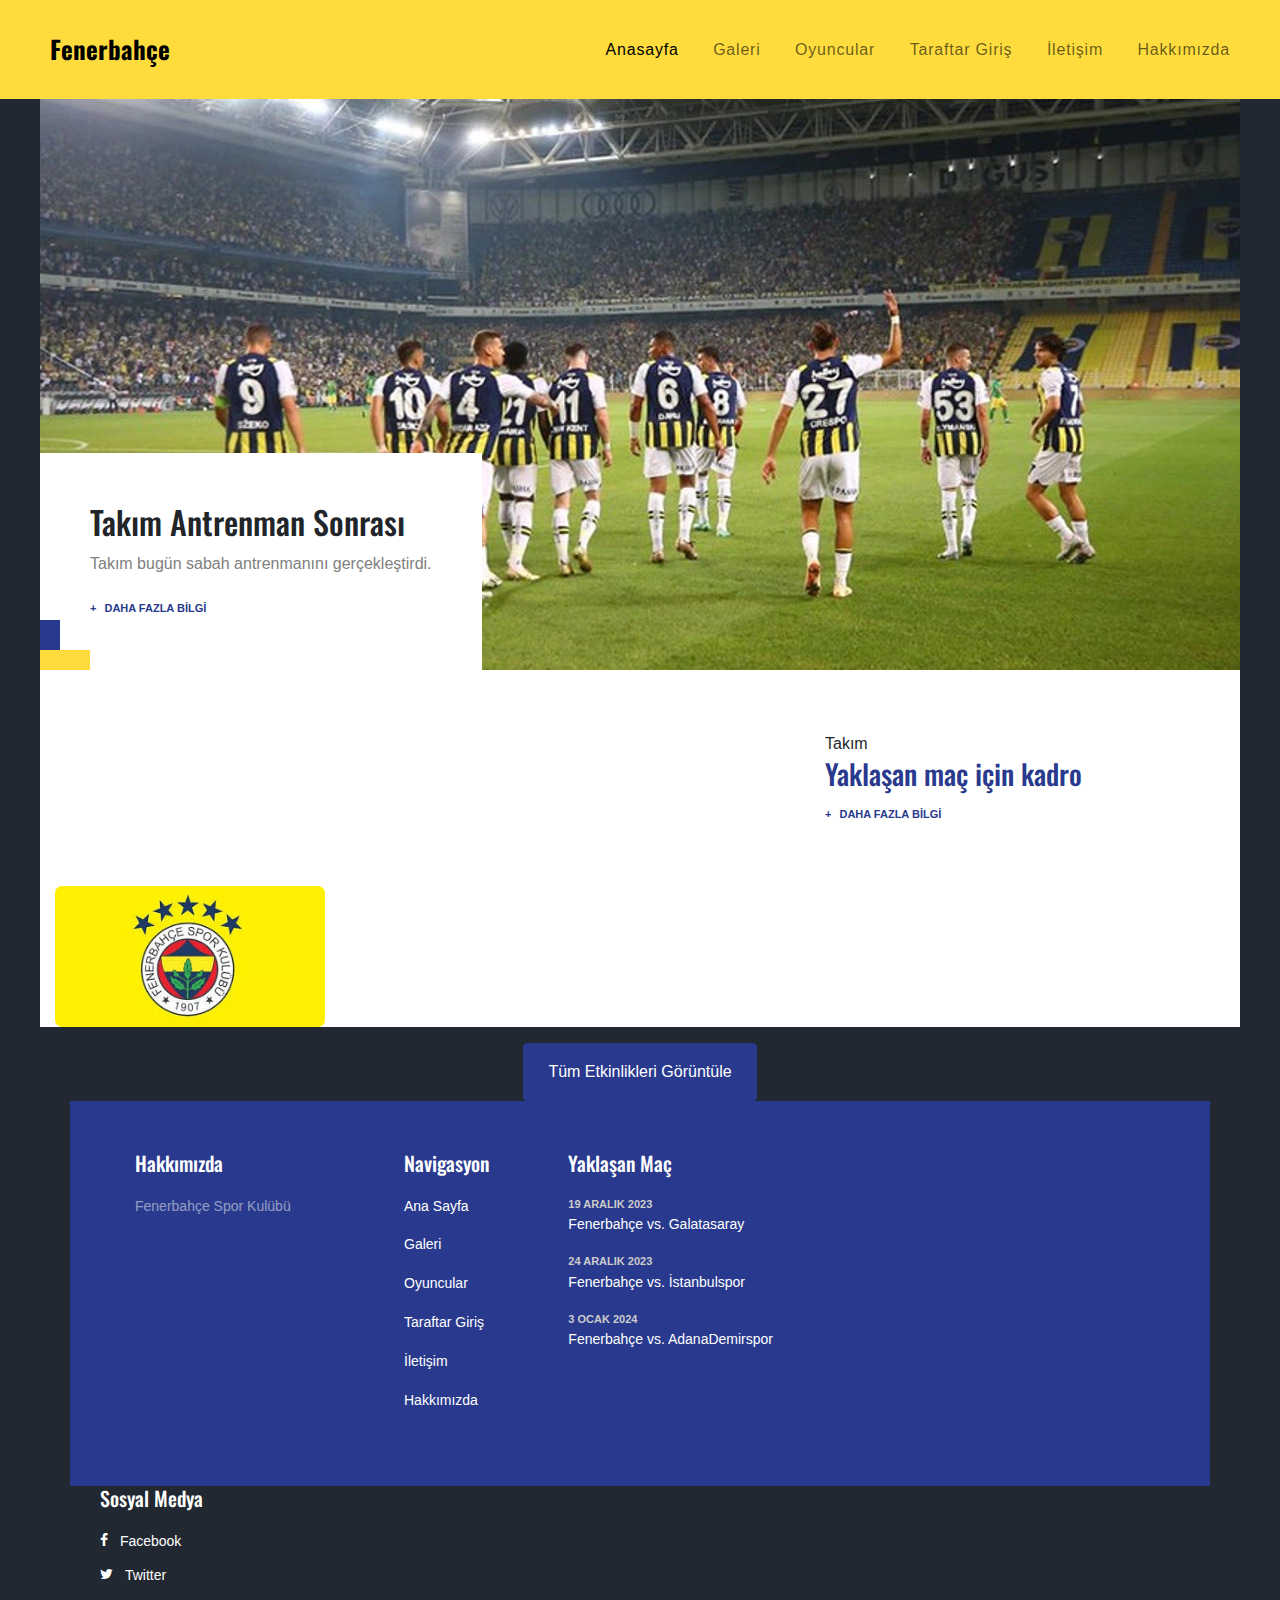
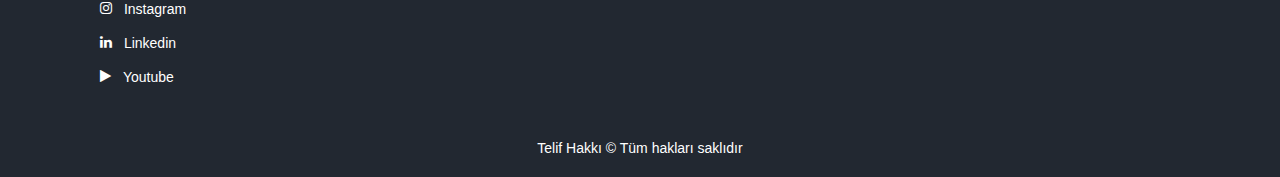
<file: projje/index.html>
<!DOCTYPE html>
<html lang="tr">
<head>
    <title>Spor Takımı &mdash; Colorlib Website Template</title>
    <meta charset="utf-8">
    <meta name="viewport" content="width=device-width, initial-scale=1, shrink-to-fit=no">

    <link rel="stylesheet" href="https://fonts.googleapis.com/css?family=Nunito+Sans:200,300,400,700,900|Oswald:400,700">
    <link rel="stylesheet" href="fonts/icomoon/style.css">

    <link rel="stylesheet" href="css/bootstrap.min.css">
    <link rel="stylesheet" href="css/jquery.fancybox.min.css">
    <link rel="stylesheet" href="css/jquery-ui.css">
    <link rel="stylesheet" href="css/owl.carousel.min.css">
    <link rel="stylesheet" href="css/owl.theme.default.min.css">
    <link rel="stylesheet" href="css/animate.css">
    <link rel="stylesheet" href="fonts/flaticon/font/flaticon.css">

    <link rel="stylesheet" href="css/aos.css">

    <link rel="stylesheet" href="css/style.css">
    <style>
        .containerr {
            margin:0px;
            padding:0px;
        }
        .containerrr {
            margin: 0px;
            padding: 0px;
        }
        .row no-gutters site-navbar align-items-center py-3 {
            margin: 0px;
            padding: 0px;
        }
        .site-navbar {
            position: fixed;
            top: 0;
            left: 50%;
            transform: translateX(-50%);
            width: 100%;
            z-index: 1000;
        }
    </style>

</head>
<body>

    <div class="site-wrap">
        <div class="site-mobile-menu">
            <div class="site-mobile-menu-header">
                <div class="site-mobile-menu-close mt-3">
                    <span class="icon-close2 js-menu-toggle"></span>
                </div>
            </div>
            <div class="site-mobile-menu-body"></div>
        </div> <!-- .site-mobile-menu -->

        <div class="containerrr">
            <div class="row no-gutters site-navbar align-items-center py-3">
                <div class="col-6 col-lg-2 site-logo">
                    <a href="index.html">Fenerbahçe</a>
                </div>
                <div class="col-6 col-lg-10 text-right menu">
                    <nav class="site-navigation text-right text-md-right">
                        <ul class="site-menu js-clone-nav d-none d-lg-block">
                            <li class="active">
                                <a href="index.html">Anasayfa</a>
                            </li>
                            <li><a href="gallery.html">Galeri</a></li>
                            <li><a href="players.html">Oyuncular</a></li>
                            <li><a href="WebForm2.aspx">Taraftar Giriş</a></li>
                            <li><a href="about.html">İletişim</a></li>
                            <li><a href="contact.html">Hakkımızda</a></li>
                        </ul>

                        <a href="#" class="site-menu-toggle js-menu-toggle text-black d-inline-block d-lg-none"><span class="icon-menu h3"></span></a>
                    </nav>
                </div>
            </div>
        </div>

        <div class="containerr">
            <div class="row">
                <div class="col-lg-12">
                    <div class="hero-wrap" style="background-image: url('images/hero11.jpg');" data-stellar-background-ratio="0.5">
                        <div class="hero-contents">
                            <h2>Takım Antrenman Sonrası</h2>
                            <p>Takım bugün sabah antrenmanını gerçekleştirdi.</p>
                            <p class="mb-0"><a href="#" class="more"><span class="mr-2">+</span>Daha Fazla Bilgi</a></p>
                        </div>
                    </div>
                </div>
            </div>
        </div>

        <div class="site-section">
            <div class="container">
                <div class="col-lg-8 ml-auto">
                    <div class="row">
                        <div class="col-md-6 col-lg-6 mb-5 mb-lg-0">
                            <div class="custom-media d-flex">
                                
                                
                            </div>
                        </div>
                        
                                <div>
                                    <span class="caption">Takım</span>
                                    <h3><a href="kadro.html">Yaklaşan maç için kadro</a></h3>
                                    <p class="mb-0"><a href="#" class="more"><span class="mr-2">+</span>Daha Fazla Bilgi</a></p>
                                </div>
                            </div>
                        </div>
                    </div>
                </div>
          

        

        <div class="col-sm-6 col-md-4 col-lg-3 mb-5 mb-lg-0">
            <div class="custom-media d-block">
                <div class="img-wrap mb-3">
                    <a href="images/images.jpg" style="width:800px"><img src="images/images.jpg" alt="Resim" class="img-fluid"></a>
                </div>
               
            </div>
        </div>
    </div>

    <div class="row justify-content-center">
        <div class="col-lg-4 text-center">
            <a href="#" class="btn btn-primary py-3 px-4">Tüm Etkinlikleri Görüntüle</a>
        </div>
    </div>
    </div>
    </div>

    <div class="footer">
        <div class="container">
            <div class="row footer-inner">
                <div class="col-lg-3">
                    <div class="widget mb-4">
                        <h3>Hakkımızda</h3>
                        <p>Fenerbahçe Spor Kulübü</p>
                    </div>
                </div>
                <div class="col-lg-2 pl-4">
                    <div class="widget mb-4">
                        <h3>Navigasyon</h3>
                        <ul class="list-unstyled links">
                            <li><a href="index.html">Ana Sayfa</a></li>
                            <li><a href="gallery.html">Galeri</a></li>
                            <li><a href="players.html">Oyuncular</a></li>
                            <li><a href="WebForm2.aspx">Taraftar Giriş</a></li>
                            <li><a href="about.html">İletişim</a></li>
                            <li><a href="contact.html">Hakkımızda</a></li>
                        </ul>
                    </div>
                </div>
                <div class="col-lg-3">
                    <div class="widget mb-4">
                        <h3>Yaklaşan Maç</h3>
                        <ul class="list-unstyled links">
                            <li>
                                <a href="#">
                                    <span class="d-block">19 Aralık 2023</span>
                                    Fenerbahçe vs. Galatasaray
                                </a>
                            </li>
                            <li>
                                <a href="#">
                                    <span class="d-block">24 Aralık 2023</span>
                                    Fenerbahçe vs. İstanbulspor
                                </a>
                            </li>
                            <li>
                                <a href="#">
                                    <span class="d-block">3 Ocak 2024</span>
                                    Fenerbahçe vs. AdanaDemirspor
                                </a>
                            </li>
                        </ul>
                    </div>
                </div>
            </div>
            <div class="col-lg-4">
                <div class="widget mb-4">
                    <h3>Sosyal Medya</h3>
                    <ul class="list-unstyled social">
                        <li><a href="https://www.facebook.com/fenerbahce/" target="_blank"><span class="mr-2 icon-facebook"></span> Facebook</a></li>
                        <li><a href="https://twitter.com/Fenerbahce" target="_blank"><span class="mr-2 icon-twitter"></span> Twitter</a></li>
                        <li><a href="https://www.instagram.com/fenerbahce/" target="_blank"><span class="mr-2 icon-instagram"></span> Instagram</a></li>
                        <li><a href="https://www.linkedin.com/company/fenerbahce/?originalSubdomain=tr" target="_blank"><span class="mr-2 icon-linkedin"></span> Linkedin</a></li>
                        <li><a href="https://www.youtube.com/fenerbahce" target="_blank"><span class="mr-2 icon-play"></span> Youtube</a></li>
                    </ul>
                </div>
            </div>


            <div class="col-12 mt-5 text-center copyright">
                <p>
                    <!-- Link back to Colorlib can't be removed. Template is licensed under CC BY 3.0. -->
                    Telif Hakkı &copy;
                     Tüm hakları saklıdır 
                    <!-- Link back to Colorlib can't be removed. Template is licensed under CC BY 3.0. -->
                </p>
            </div>
        </div>
        </div>
    </div>

    </div>

    <script src="js/jquery.min.js"></script>
    <script src="js/jquery-migrate-3.0.1.min.js"></script>
    <script src="js/jquery-ui.js"></script>
    <script src="js/popper.min.js"></script>
    <script src="js/bootstrap.min.js"></script>
    <script src="js/owl.carousel.min.js"></script>
    <script src="js/jquery.stellar.min.js"></script>
    <script src="js/jquery.fancybox.min.js"></script>
    <script src="js/aos.js"></script>

    <script src="js/main.js"></script>

</body>
</html>
</file>
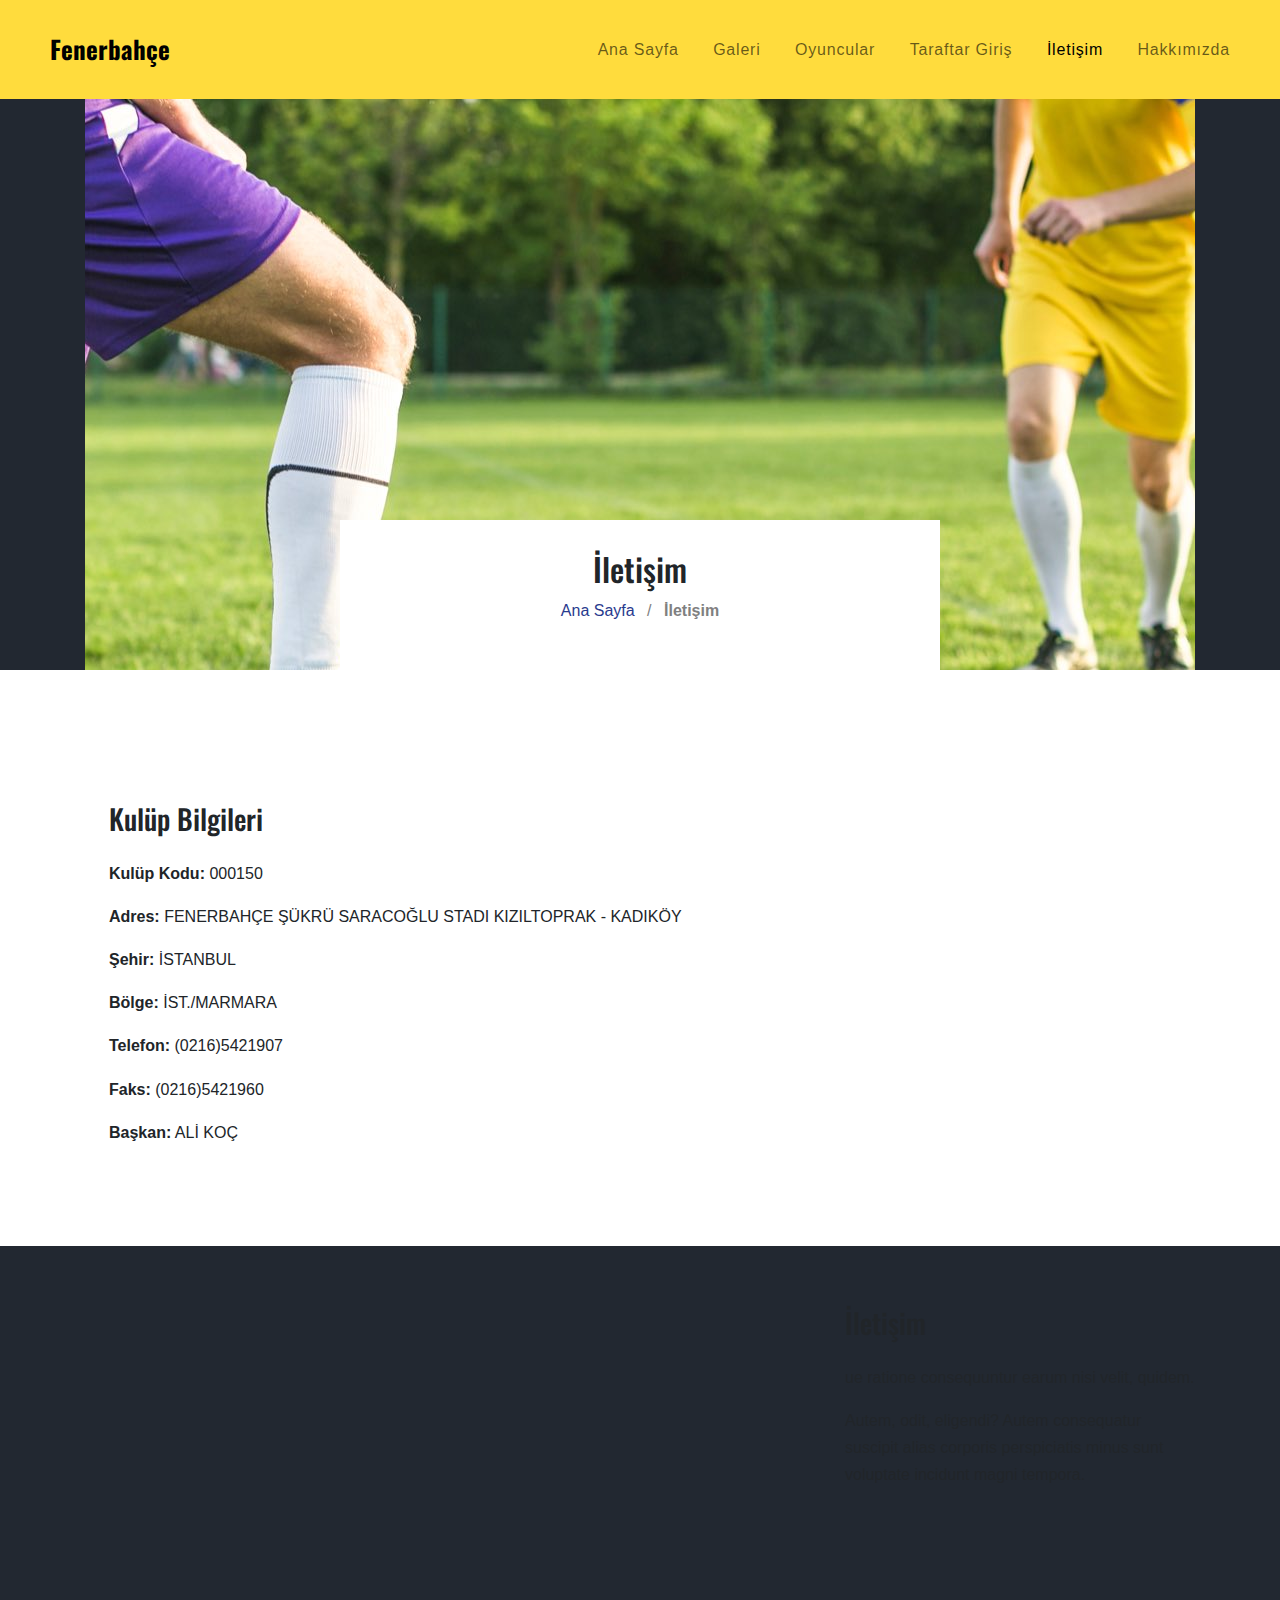
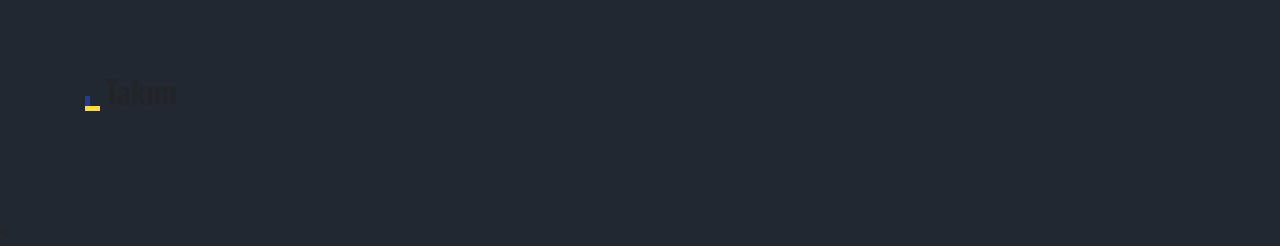
<file: projje/about.html>
<!DOCTYPE html>
<html lang="tr">
<head>
    <title>Spor Takımı &mdash; Colorlib Website Şablonu</title>
    <meta charset="utf-8">
    <meta name="viewport" content="width=device-width, initial-scale=1, shrink-to-fit=no">

    <link rel="stylesheet" href="https://fonts.googleapis.com/css?family=Nunito+Sans:200,300,400,700,900|Oswald:400,700">
    <link rel="stylesheet" href="fonts/icomoon/style.css">

    <link rel="stylesheet" href="css/bootstrap.min.css">
    <link rel="stylesheet" href="css/jquery.fancybox.min.css">
    <link rel="stylesheet" href="css/jquery-ui.css">
    <link rel="stylesheet" href="css/owl.carousel.min.css">
    <link rel="stylesheet" href="css/owl.theme.default.min.css">
    <link rel="stylesheet" href="css/animate.css">
    <link rel="stylesheet" href="fonts/flaticon/font/flaticon.css">

    <link rel="stylesheet" href="css/aos.css">

    <link rel="stylesheet" href="css/style.css">
    <style>
        .site-navbar {
            position: fixed;
            top: 0;
            left: 50%;
            transform: translateX(-50%);
            width: 100%;
            z-index: 1000;
        }

    </style>

</head>
<body>

    <div class="site-wrap"></div>

    <div class="site-mobile-menu">
        <div class="site-mobile-menu-header">
            <div class="site-mobile-menu-close mt-3">
                <span class="icon-close2 js-menu-toggle"></span>
            </div>
        </div>
        <div class="site-mobile-menu-body"></div>
    </div> <!-- .site-mobile-menu -->

    <div class="container">

        <div class="row no-gutters site-navbar align-items-center py-3">
            <div class="col-6 col-lg-2 site-logo">
                <a href="index.html">Fenerbahçe</a>
            </div>
            <div class="col-6 col-lg-10 text-right menu">
                <nav class="site-navigation text-right text-md-right">
                    <ul class="site-menu js-clone-nav d-none d-lg-block">
                        <li>
                            <a href="index.html">Ana Sayfa</a>
                        </li>
                        <li><a href="gallery.html">Galeri</a></li>

                        <li><a href="players.html">Oyuncular</a></li>
                        <li><a href="WebForm2.aspx">Taraftar Giriş</a></li>
                        <li class="active"><a href="about.html">İletişim</a></li>
                        <li><a href="contact.html">Hakkımızda</a></li>
                    </ul>
                    <a href="#" class="site-menu-toggle js-menu-toggle text-black d-inline-block d-lg-none"><span class="icon-menu h3"></span></a>
                </nav>
            </div>
        </div>
    </div>

    <div class="container">
        <div class="row">
            <div class="col-lg-12">
                <div class="hero-wrap text-center" style="background-image: url('images/hero_2.jpg');" data-stellar-background-ratio="0.5">
                    <div class="hero-contents">
                        <h2>İletişim</h2>
                        <p><a href="index.html">Ana Sayfa</a> <span class="mx-2">/</span> <strong>İletişim</strong></p>
                    </div>
                </div>
            </div>
        </div>
    </div>
    
    <div class="site-section" style="background-color: #fff;">
        <div class="container">
            <div class="row justify-content-between mb-5">
                <div class="col-lg-7 mb-5 mb-md-0 mb-lg-0">
                    
                </div>
                
            </div>
            <div class="row">
                <div class="col-lg-7">
                    <div class="row">
                        <div class="col-lg-6">
                           
                        </div>
                        <div class="col-lg-6">
                           
                        </div>
                    </div>
                </div>
            </div>

            
            <div class="bg-white p-4">
                <h3 class="mb-4">Kulüp Bilgileri</h3>
                <p><strong>Kulüp Kodu:</strong> 000150</p>
                <p><strong>Adres:</strong> FENERBAHÇE ŞÜKRÜ SARACOĞLU STADI KIZILTOPRAK - KADIKÖY</p>
                <p><strong>Şehir:</strong> İSTANBUL</p>
                <p><strong>Bölge:</strong> İST./MARMARA</p>
                <p><strong>Telefon:</strong> (0216)5421907</p>
                <p><strong>Faks:</strong> (0216)5421960</p>
                <p><strong>Başkan:</strong> ALİ KOÇ</p>
            </div>
        </div>
    </div>


    <div class="site-section">
        <div class="container">
            <div class="row justify-content-between mb-5">
                <div class="col-lg-7 mb-5 mb-md-0 mb-lg-0">

                </div>
                <div class="col-lg-4">
                    <h3 class="mb-4">İletişim</h3>
                    <p>ue ratione consequuntur earum nisi velit, quidem.</p>
                    <p>Autem, odit, eligendi? Autem consequatur suscipit alias corporis perspiciatis minus sunt voluptate incidunt magni tempora.</p>
                </div>
            </div>
            <div class="row">
                <div class="col-lg-7">
                    <div class="row">
                        <div class="col-lg-6">

                        </div>
                        <div class="col-lg-6">

                        </div>
                    </div>
                </div>
            </div>
        </div>
    </div>

    <div class="site-section">
        <div class="container">
            <div class="row align-items-center mb-2">
                <div class="col-6">
                    <h2 class="section-title">Takım</h2>
                </div>
            </div>

        </div>
    </div>

    <
</body>
</html>
</file>
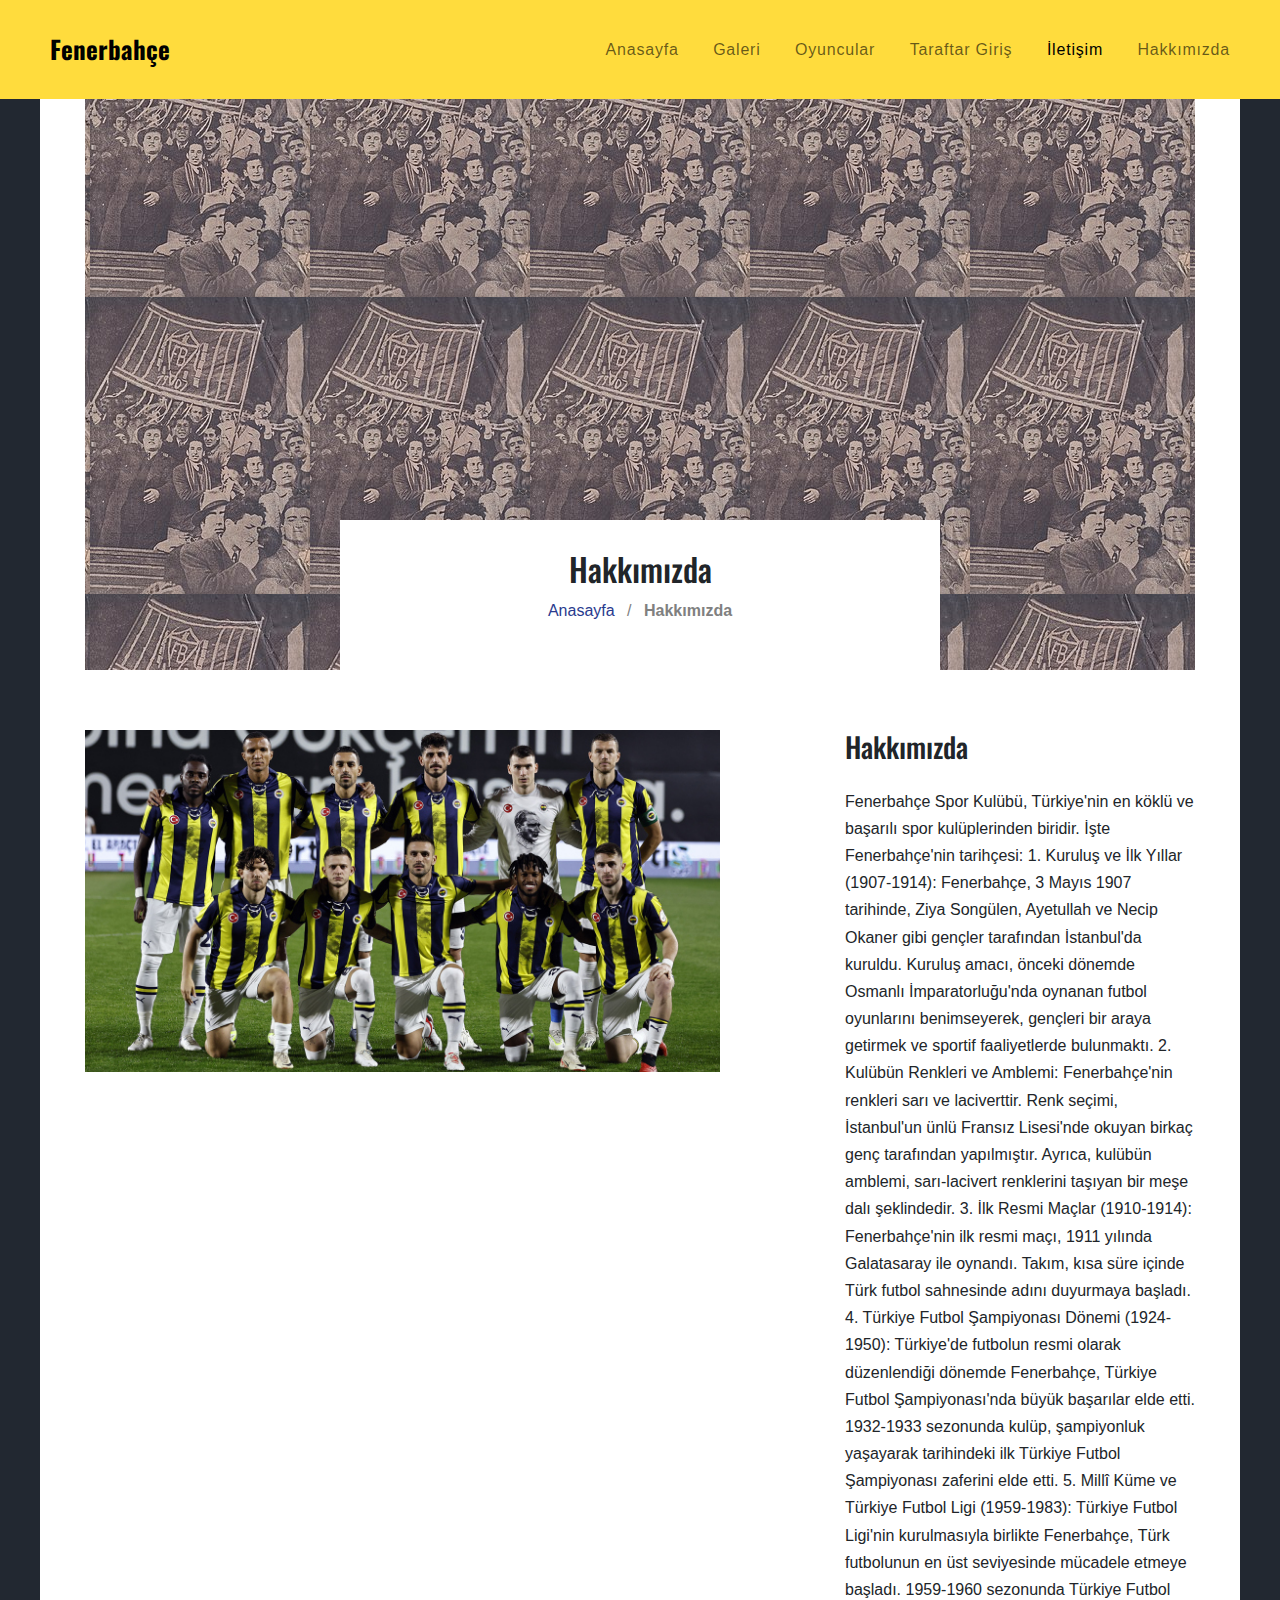
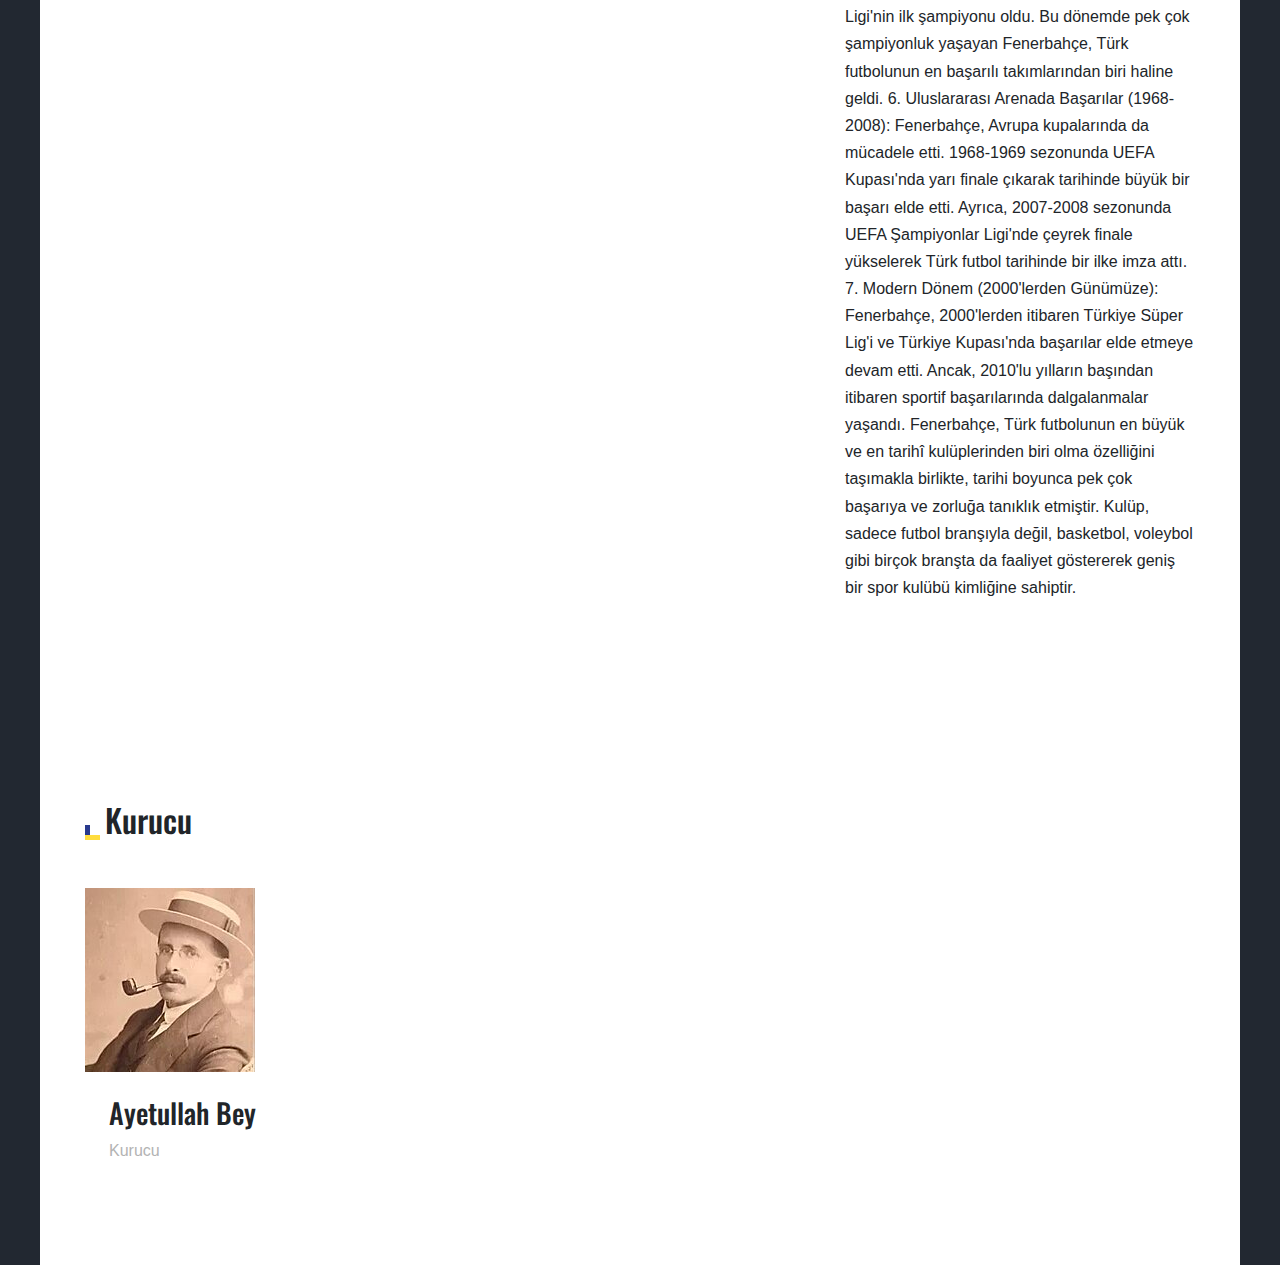
<file: projje/contact.html>
<!DOCTYPE html>
<html lang="tr">
<head>
    <title>Spor Takımı &mdash; Colorlib Websitesi Şablonu</title>
    <meta charset="utf-8">
    <meta name="viewport" content="width=device-width, initial-scale=1, shrink-to-fit=no">

    <link rel="stylesheet" href="https://fonts.googleapis.com/css?family=Nunito+Sans:200,300,400,700,900|Oswald:400,700">
    <link rel="stylesheet" href="fonts/icomoon/style.css">

    <link rel="stylesheet" href="css/bootstrap.min.css">
    <link rel="stylesheet" href="css/jquery.fancybox.min.css">
    <link rel="stylesheet" href="css/jquery-ui.css">
    <link rel="stylesheet" href="css/owl.carousel.min.css">
    <link rel="stylesheet" href="css/owl.theme.default.min.css">
    <link rel="stylesheet" href="css/animate.css">
    <link rel="stylesheet" href="fonts/flaticon/font/flaticon.css">

    <link rel="stylesheet" href="css/aos.css">

    <link rel="stylesheet" href="css/style.css">
    <style>
        .site-navbar {
            position: fixed;
            top: 0;
            left: 50%;
            transform: translateX(-50%);
            width: 100%;
            z-index: 1000;
        }
    </style>
</head>
<body>

    <div class="site-wrap">
        <div class="site-mobile-menu">
            <div class="site-mobile-menu-header">
                <div class="site-mobile-menu-close mt-3">
                    <span class="icon-close2 js-menu-toggle"></span>
                </div>
            </div>
            <div class="site-mobile-menu-body"></div>
        </div>

        <div class="container">
            <div class="row no-gutters site-navbar align-items-center py-3">
                <div class="col-6 col-lg-2 site-logo">
                    <a href="index.html">Fenerbahçe</a>
                </div>
                <div class="col-6 col-lg-10 text-right menu">
                    <nav class="site-navigation text-right text-md-right">
                        <ul class="site-menu js-clone-nav d-none d-lg-block">
                            <li>
                                <a href="index.html">Anasayfa</a>
                            </li>
                            <li><a href="gallery.html">Galeri</a></li>
                            <li><a href="players.html">Oyuncular</a></li>
                            <li><a href="WebForm2.aspx">Taraftar Giriş</a></li>
                            <li class="active"><a href="about.html">İletişim</a></li>
                            <li><a href="contact.html">Hakkımızda</a></li>
                        </ul>
                        <a href="#" class="site-menu-toggle js-menu-toggle text-black d-inline-block d-lg-none"><span class="icon-menu h3"></span></a>
                    </nav>
                </div>
            </div>
        </div>

        <div class="container">
            <div class="row">
                <div class="col-lg-12">
                    <div class="hero-wrap text-center" style="background-image: url('images/1948_03_22_Oz_Fenerbahcede_Taraftar.jpg'); " data-stellar-background-ratio="0.5">
                        <div class="hero-contents">
                            <h2>Hakkımızda</h2>
                            <p><a href="index.html">Anasayfa</a> <span class="mx-2">/</span> <strong>Hakkımızda</strong></p>
                        </div>
                    </div>
                </div>
            </div>
        </div>

        <div class="site-section">
            <div class="container">
                <div class="row justify-content-between mb-5">
                    <div class="col-lg-7 mb-5 mb-md-0 mb-lg-0">
                        <img src="images/hero_1.jpg" alt="Resim" class="img-fluid">
                    </div>
                    <div class="col-lg-4">
                        <h3 class="mb-4">Hakkımızda</h3>
                        <p>
                            Fenerbahçe Spor Kulübü, Türkiye'nin en köklü ve başarılı spor kulüplerinden biridir. İşte Fenerbahçe'nin tarihçesi:

                            1. Kuruluş ve İlk Yıllar (1907-1914): Fenerbahçe, 3 Mayıs 1907 tarihinde, Ziya Songülen, Ayetullah ve Necip Okaner gibi gençler tarafından İstanbul'da kuruldu. Kuruluş amacı, önceki dönemde Osmanlı İmparatorluğu'nda oynanan futbol oyunlarını benimseyerek, gençleri bir araya getirmek ve sportif faaliyetlerde bulunmaktı.

                            2. Kulübün Renkleri ve Amblemi: Fenerbahçe'nin renkleri sarı ve laciverttir. Renk seçimi, İstanbul'un ünlü Fransız Lisesi'nde okuyan birkaç genç tarafından yapılmıştır. Ayrıca, kulübün amblemi, sarı-lacivert renklerini taşıyan bir meşe dalı şeklindedir.

                            3. İlk Resmi Maçlar (1910-1914): Fenerbahçe'nin ilk resmi maçı, 1911 yılında Galatasaray ile oynandı. Takım, kısa süre içinde Türk futbol sahnesinde adını duyurmaya başladı.

                            4. Türkiye Futbol Şampiyonası Dönemi (1924-1950): Türkiye'de futbolun resmi olarak düzenlendiği dönemde Fenerbahçe, Türkiye Futbol Şampiyonası'nda büyük başarılar elde etti. 1932-1933 sezonunda kulüp, şampiyonluk yaşayarak tarihindeki ilk Türkiye Futbol Şampiyonası zaferini elde etti.

                            5. Millî Küme ve Türkiye Futbol Ligi (1959-1983): Türkiye Futbol Ligi'nin kurulmasıyla birlikte Fenerbahçe, Türk futbolunun en üst seviyesinde mücadele etmeye başladı. 1959-1960 sezonunda Türkiye Futbol Ligi'nin ilk şampiyonu oldu. Bu dönemde pek çok şampiyonluk yaşayan Fenerbahçe, Türk futbolunun en başarılı takımlarından biri haline geldi.

                            6. Uluslararası Arenada Başarılar (1968-2008): Fenerbahçe, Avrupa kupalarında da mücadele etti. 1968-1969 sezonunda UEFA Kupası'nda yarı finale çıkarak tarihinde büyük bir başarı elde etti. Ayrıca, 2007-2008 sezonunda UEFA Şampiyonlar Ligi'nde çeyrek finale yükselerek Türk futbol tarihinde bir ilke imza attı.

                            7. Modern Dönem (2000'lerden Günümüze): Fenerbahçe, 2000'lerden itibaren Türkiye Süper Lig'i ve Türkiye Kupası'nda başarılar elde etmeye devam etti. Ancak, 2010'lu yılların başından itibaren sportif başarılarında dalgalanmalar yaşandı.

                            Fenerbahçe, Türk futbolunun en büyük ve en tarihî kulüplerinden biri olma özelliğini taşımakla birlikte, tarihi boyunca pek çok başarıya ve zorluğa tanıklık etmiştir. Kulüp, sadece futbol branşıyla değil, basketbol, voleybol gibi birçok branşta da faaliyet göstererek geniş bir spor kulübü kimliğine sahiptir.
                        </p>
                        <p></p>
                    </div>
                </div>
                <div class="row">
                    <div class="col-lg-7">
                        <div class="row">
                            <div class="col-lg-6">
                                <p></p>
                            </div>
                            <div class="col-lg-6">
                                <p></p>
                            </div>
                        </div>
                    </div>
                </div>
            </div>
        </div>

        <div class="site-section">
            <div class="container">
                <div class="row align-items-center mb-2">
                    <div class="col-6">
                        <h2 class="section-title">Kurucu</h2>
                    </div>
                </div>
                <div class="row">
                    <div class="col-6 col-sm-6 col-md-4 col-lg-3">
                        <div class="item player">
                            <a href="#"><img src="images/Ayetullahbey3.jpg" alt="Resim" class="img-fluid"></a>
                            <div class="p-4">
                                <h3>Ayetullah Bey</h3>
                                <p> Kurucu</p>
                            </div>
                        </div>
                    </div>
               
                </div>
            </div>
        </div>
</file>
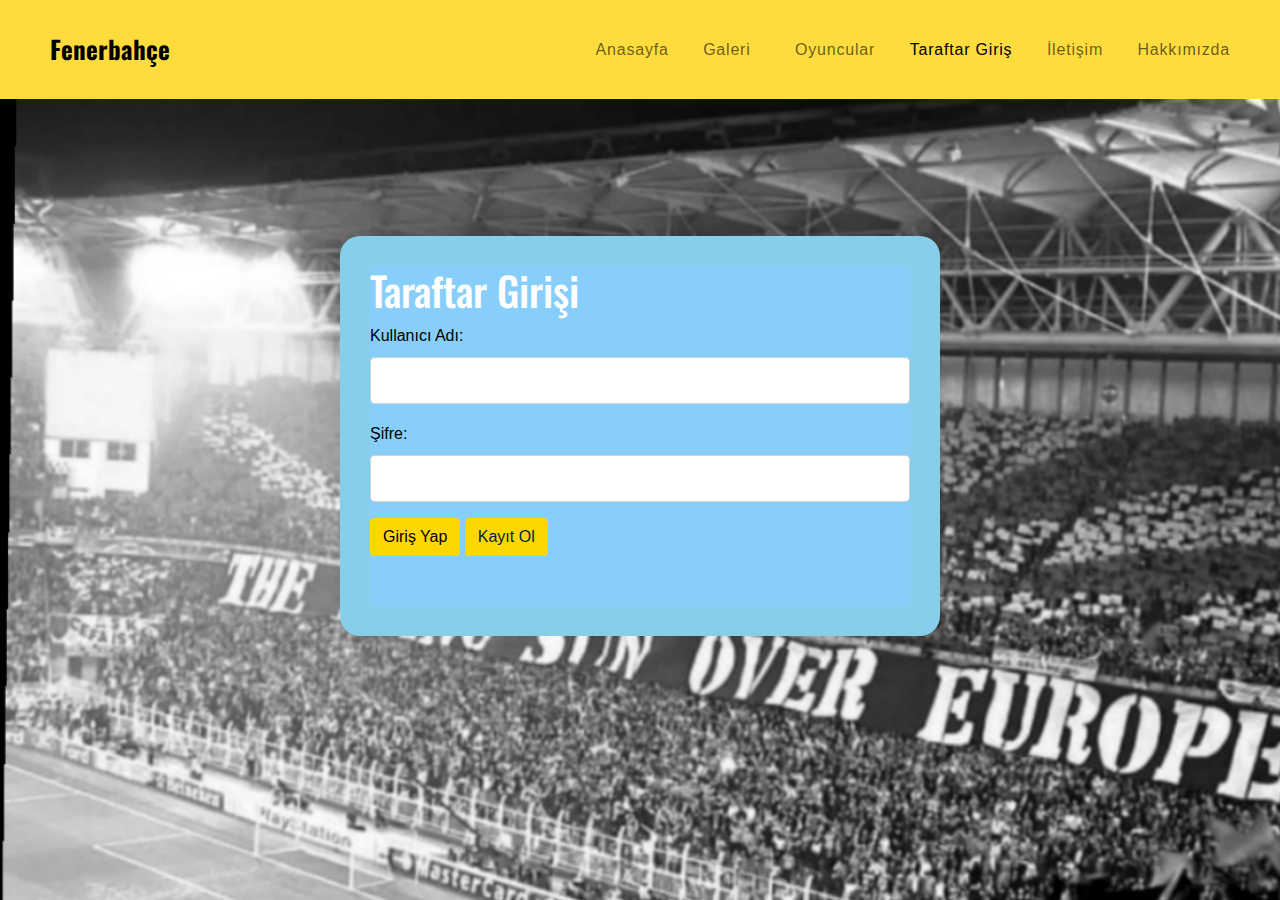
<file: projje/events.html>
<!DOCTYPE html>
<html lang="tr">
<head>
    <title>Spor Takımı &mdash; Colorlib Web Sitesi Şablonu</title>
    <meta charset="utf-8">
    <meta name="viewport" content="width=device-width, initial-scale=1, shrink-to-fit=no">

    <link rel="stylesheet" href="https://fonts.googleapis.com/css?family=Nunito+Sans:200,300,400,700,900|Oswald:400,700">
    <link rel="stylesheet" href="fonts/icomoon/style.css">
    <link rel="stylesheet" href="css/bootstrap.min.css">
    <link rel="stylesheet" href="css/jquery.fancybox.min.css">
    <link rel="stylesheet" href="css/jquery-ui.css">
    <link rel="stylesheet" href="css/owl.carousel.min.css">
    <link rel="stylesheet" href="css/owl.theme.default.min.css">
    <link rel="stylesheet" href="css/animate.css">
    <link rel="stylesheet" href="fonts/flaticon/font/flaticon.css">
    <link rel="stylesheet" href="https://maxcdn.bootstrapcdn.com/bootstrap/4.5.2/css/bootstrap.min.css">
    <link rel="stylesheet" href="css/aos.css">
    <link rel="stylesheet" href="css/style.css">
    <style>
        body {
            background-color: #001F3F;
            color: #fff;
            padding-top: 0;
            background-image: url('images/taraftarrr.jpg');
        }

        .widget h3 {
            color: #001F3F;
        }

        .col-lg-3 {
            margin: 0 auto;
            float: none;
        }

        .hero-wrap {
            background-size: cover !important;
            background-position: center center !important;
        }

        .hero-contents {
            position: relative;
            top: 50%;
            transform: translateY(-50%);
        }

        .container {
            margin-top: 100px;
        }

        .card {
            border: none;
        }

        .card-header {
            background-color: #001F3F;
            color: #fff;
        }

        .btn-primary,
        .btn-register {
            background-color: #FFD700;
            border-color: #FFD700;
            color: #001F3F; 
        }

        .login-register-container {
            border: 3px solid #FFD700;
            padding: 20px;
            margin-top: 20px;
            border-radius: 10px;
            background-color: #FFD700;
        }

            .login-register-container h1 {
                color: #001F3F;
                margin-bottom: 20px;
            }

        .site-navbar {
            position: fixed;
            top: 0;
            left: 50%;
            transform: translateX(-50%);
            width: 100%;
            z-index: 1000;
        }

        .a {
            width: 600px;
            height: 400px;
            background-color: lightskyblue;
            border-style: solid;
            border-color: skyblue;
            border-width: 30px;
            border-style: solid;
            border-radius: 20px;
            position: absolute;
            top: 50%;
            left: 50%;
            transform: translate(-50%, -30%);
        }

        .t {
            color: white;
        }
    </style>
    <script>
        function loginUser() {
            var username = document.getElementById("username").value;
            var password = document.getElementById("password").value;
            console.log("Kullanıcı Adı: " + username + " | Şifre: " + password);

            fetch('http://localhost:3000/login', {
                method: 'POST',
                headers: {
                    'Content-Type': 'application/json',
                },
                body: JSON.stringify({ username, password }),
            })
                .then(response => response.json())
                .then(data => {
                    console.log(data.message);
                })
                .catch(error => console.error('Hata:', error));
        }

        function registerUser() {
            var username = document.getElementById("registerUsername").value;
            var email = document.getElementById("registerEmail").value;
            var password = document.getElementById("registerPassword").value;
            console.log("Kayıt Olundu - Kullanıcı Adı: " + username + " | E-posta: " + email + " | Şifre: " + password);

            fetch('http://localhost:3000/register', {
                method: 'POST',
                headers: {
                    'Content-Type': 'application/json',
                },
                body: JSON.stringify({ username, email, password }),
            })
                .then(response => response.json())
                .then(data => {
                    console.log(data.message);
                })
                .catch(error => console.error('Hata:', error));
        }

        function showLogin() {
            document.getElementById("loginForm").style.display = "block";
            document.getElementById("registerForm").style.display = "none";
        }

        function showRegister() {
            document.getElementById("loginForm").style.display = "none";
            document.getElementById("registerForm").style.display = "block";
        }
    </script>
</head>
<body>
    <div class="site-wrap">
        <div class="site-mobile-menu">
            <div class="site-mobile-menu-header">
                <div class="site-mobile-menu-close mt-3">
                    <span class="icon-close2 js-menu-toggle"></span>
                </div>
            </div>
        </div>
        <div class="container">
            <div class="row no-gutters site-navbar align-items-md-center py-3">
                <div class="col-6 col-lg-2 site-logo">
                    <a href="index.html">Fenerbahçe</a>
                </div>
                <div class="col-6 col-lg-10 text-right menu">
                    <nav class="site-navigation text-right text-md-right">
                        <ul class="site-menu js-clone-nav d-none d-lg-block">
                            <li><a href="index.html">Anasayfa</a></li>
                            <li><a href="gallery.html">Galeri</a></li>
                            <li class="has-children">
                            <li><a href="players.html">Oyuncular</a></li>
                            <li class="active"><a href="WebForm2.aspx">Taraftar Giriş</a></li>
                            <li><a href="about.html">İletişim</a></li>
                            <li><a href="contact.html">Hakkımızda</a></li>
                        </ul>
                        <a href="#" class="site-menu-toggle js-menu-toggle text-black d-inline-block d-lg-none">
                            <span class="icon-menu h3"></span>
                        </a>
                    </nav>
                </div>
            </div>
        </div>
    </div>

    <div class="site-section">
        <div class="container">
            <div class="row mb-5">
                <div class="col-sm-6 col-md-4 col-lg-3 mb-5 mb-lg-5">
                    <div class="custom-media d-block"></div>
                </div>
              
            </div>

            <!-- Taraftar Girişi Formu -->
            <div class="col-lg-3">
                <div class=" a">
                    <div class="widget mb-4">
                        <h1 class="t">Taraftar Girişi</h1>
                        <form id="loginForm">
                            <div class="form-group">
                                <label for="username" style="color:black">Kullanıcı Adı:</label>
                                <input type="text" class="form-control" id="username" required>
                            </div>
                            <div class="form-group">
                                <label for="password" style="color:black">Şifre:</label>
                                <input type="password" class="form-control" id="password" required>
                            </div>
                            <button type="button" class="btn btn-primary" onclick="loginUser()" style="color:black">Giriş Yap</button>
                            <!-- Kayıt ol butonu -->
                            <button type="button" class="btn btn-register" onclick="showRegister()">Kayıt Ol</button>
                        </form>

                        <!-- Kayıt Ol Formu -->
                        <form id="registerForm" style="display: none;">
                            <div class="form-group">
                                <label for="registerUsername" style="color:black">Kullanıcı Adı:</label>
                                <input type="text" class="form-control" id="registerUsername" required>
                            </div>
                            <div class="form-group">
                                <label for="registerEmail" style="color:black">E-posta:</label>
                                <input type="email" class="form-control" id="registerEmail" required>
                            </div>
                            <div class="form-group">
                                <label for="registerPassword" style="color:black">Şifre:</label>
                                <input type="password" class="form-control" id="registerPassword" required>
                            </div>
                            <button type="button" class="btn btn-primary" onclick="registerUser()">Kayıt Ol</button>
                            <!-- Giriş yap butonu eklendi -->
                            <button type="button" class="btn btn-register" onclick="showLogin()">Giriş Yap</button>
                        </form>
                    </div>
                </div>
            </div>
        </div>
    </div>
</body>
</html>
</file>
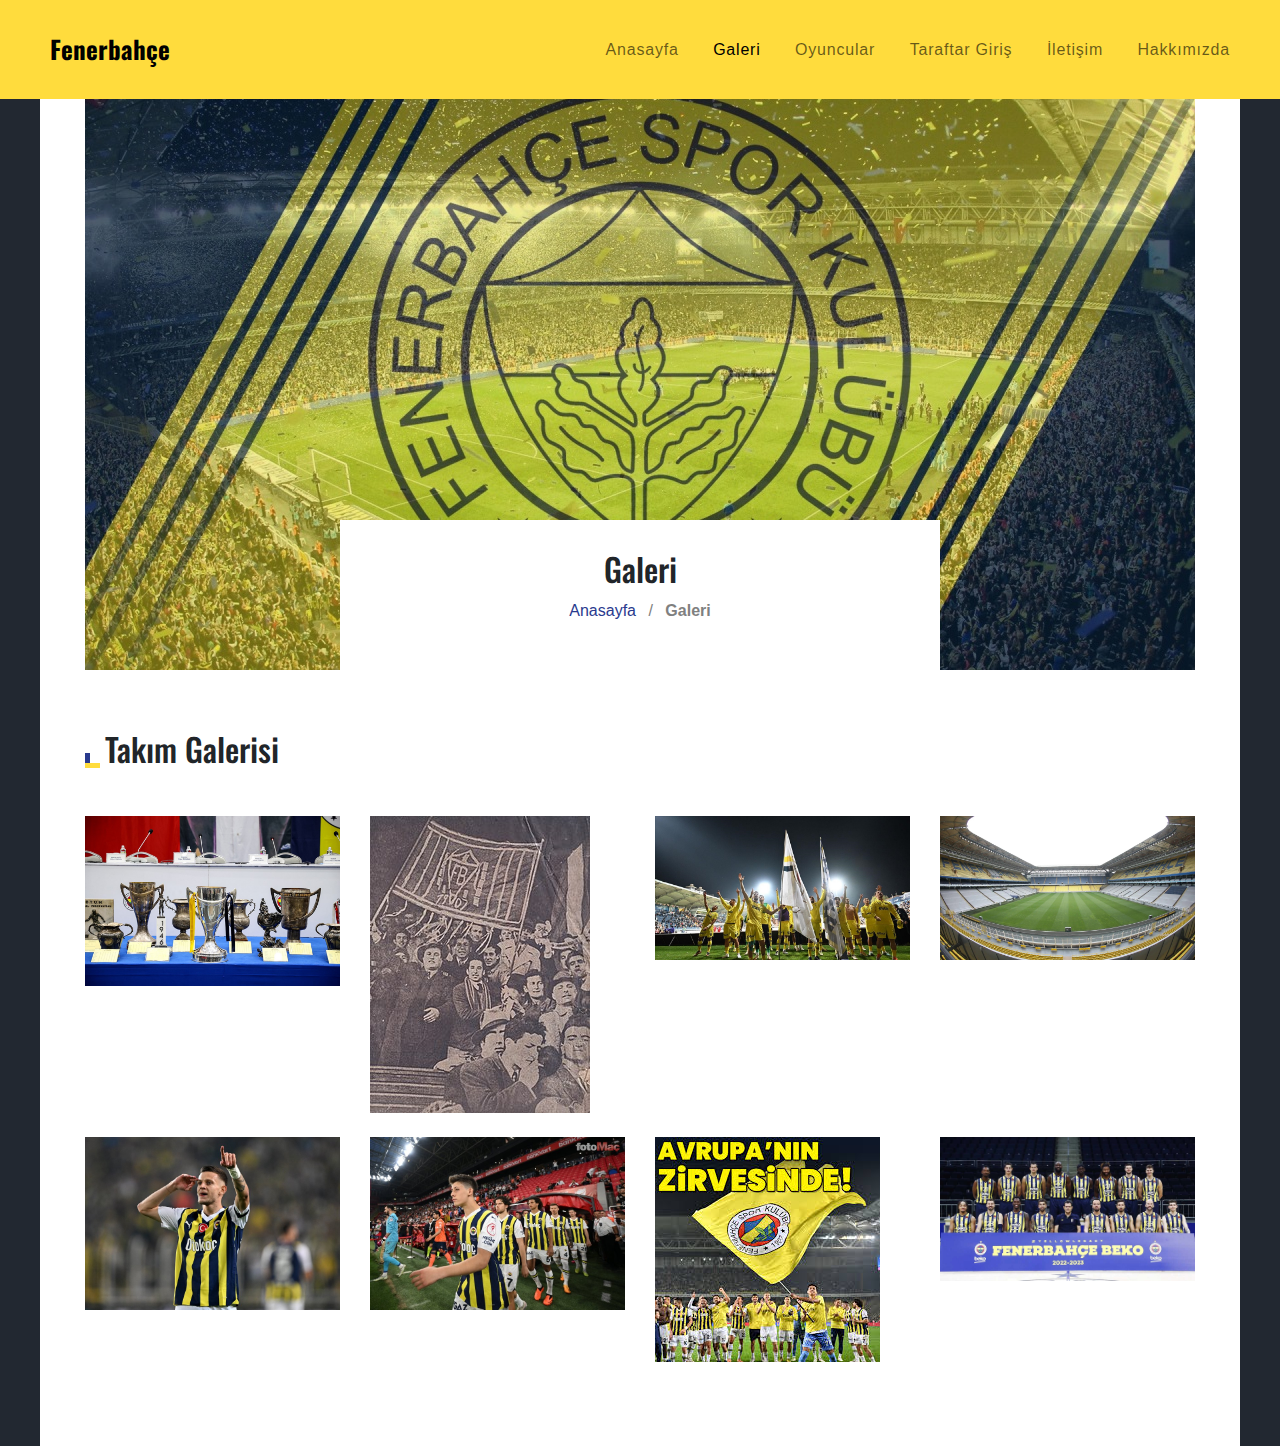
<file: projje/gallery.html>
<!DOCTYPE html>
<html lang="tr">
<head>
    <title>Spor Takımı &mdash; Colorlib Web Sitesi Şablonu</title>
    <meta charset="utf-8">
    <meta name="viewport" content="width=device-width, initial-scale=1, shrink-to-fit=no">

    <link rel="stylesheet" href="https://fonts.googleapis.com/css?family=Nunito+Sans:200,300,400,700,900|Oswald:400,700">
    <link rel="stylesheet" href="fonts/icomoon/style.css">

    <link rel="stylesheet" href="css/bootstrap.min.css">
    <link rel="stylesheet" href="css/jquery.fancybox.min.css">
    <link rel="stylesheet" href="css/jquery-ui.css">
    <link rel="stylesheet" href="css/owl.carousel.min.css">
    <link rel="stylesheet" href="css/owl.theme.default.min.css">
    <link rel="stylesheet" href="css/animate.css">
    <link rel="stylesheet" href="fonts/flaticon/font/flaticon.css">


    <link rel="stylesheet" href="css/aos.css">

    <link rel="stylesheet" href="css/style.css">

    <style>
        .hero-wrap text-center {
            max-width: 100%;
            height: auto;
            display: block;
        }
       
        .site-navbar {
            position: fixed;
            top: 0;
            left: 50%;
            transform: translateX(-50%);
            width: 100%;
            z-index: 1000;
        }
        </style>

</head>
<body>

    

    <div class="site-wrap">


        <div class="site-mobile-menu">
            <div class="site-mobile-menu-header">
                <div class="site-mobile-menu-close mt-3">
                    <span class="icon-close2 js-menu-toggle"></span>
                </div>
            </div>
            <div class="site-mobile-menu-body"></div>
        </div> <!-- .site-mobile-menu -->

        <div class="container">

            <div class="row no-gutters site-navbar align-items-center py-3">

                <div class="col-6 col-lg-2 site-logo">
                    <a href="index.html">Fenerbahçe</a>
                </div>
                <div class="col-6 col-lg-10 text-right menu">
                    <nav class="site-navigation text-right text-md-right">

                        <ul class="site-menu js-clone-nav d-none d-lg-block">
                            <li>
                                <a href="index.html">Anasayfa</a>
                            </li>
                            <li class="active"><a href="gallery.html">Galeri</a></li>
                            <li><a href="players.html">Oyuncular</a></li>
                            <li><a href="WebForm2.aspx">Taraftar Giriş</a></li>
                            <li><a href="about.html">İletişim</a></li>
                            <li><a href="contact.html">Hakkımızda</a></li>
                        </ul>

                        <a href="#" class="site-menu-toggle js-menu-toggle text-black d-inline-block d-lg-none"><span class="icon-menu h3"></span></a>
                    </nav>
                </div>
            </div>

        </div>


        <div class="container">
            <div class="row">
                <div class="col-lg-12">
                    <div class="hero-wrap text-center" style="background-image: url('images/galeri.jpg');" data-stellar-background-ratio="0.5">
                        <div class="hero-contents">
                            <h2>Galeri</h2>
                            <p><a href="index.html">Anasayfa</a> <span class="mx-2">/</span> <strong>Galeri</strong></p>
                        </div>
                    </div>
                </div>
            </div>
        </div>


        <div class="site-section">
            <div class="container">
                <div class="row align-items-center mb-2">
                    <div class="col-6">
                        <h2 class="section-title">Takım Galerisi</h2>
                    </div>
                </div>

                <div class="row">
                    <div class="col-6 col-sm-6 col-md-4 col-lg-3 mb-4">
                        <a href="images/galeriiiii.jpg" data-fancybox="gal"><img src="images/galeriiiii.jpg" alt="Resim" class="img-fluid"></a>
                    </div>

                    <div class="col-6 col-sm-6 col-md-4 col-lg-3 mb-4">
                        <a href="images/1948_03_22_Oz_Fenerbahcede_Taraftar.jpg" data-fancybox="gal"><img src="images/1948_03_22_Oz_Fenerbahcede_Taraftar.jpg" alt="Resim" class="img-fluid"></a>
                    </div>
                    <div class="col-6 col-sm-6 col-md-4 col-lg-3 mb-4">
                        <a href="images/thumbs_b_c_25e1a1a4fbea5f6b036853d3c122b386.jpg" data-fancybox="gal"><img src="images/thumbs_b_c_25e1a1a4fbea5f6b036853d3c122b386.jpg" alt="Resim" class="img-fluid"></a>
                    </div>

                    <div class="col-6 col-sm-6 col-md-4 col-lg-3 mb-4">
                        <a href="images/Ülker1.jpg" data-fancybox="gal"><img src="images/Ülker1.jpg" alt="Resim" class="img-fluid"></a>
                    </div>
                    <div class="col-6 col-sm-6 col-md-4 col-lg-3 mb-4">
                        <a href="images/AA-32486948.jpg" data-fancybox="gal"><img src="images/AA-32486948.jpg" alt="Resim" class="img-fluid"></a>
                    </div>
                    <div class="col-6 col-sm-6 col-md-4 col-lg-3 mb-4">
                        <a href="images/galerii.jpg" data-fancybox="gal"><img src="images/galerii.jpg" alt="Resim" class="img-fluid"></a>
                    </div>
                    <div class="col-6 col-sm-6 col-md-4 col-lg-3 mb-4">
                        <a href="images/galeriii.jpg" data-fancybox="gal"><img src="images/galeriii.jpg" alt="Resim" class="img-fluid"></a>
                    </div>
                    <div class="col-6 col-sm-6 col-md-4 col-lg-3 mb-4">
                        <a href="images/galeriiii.jpg" data-fancybox="gal"><img src="images/galeriiii.jpg" alt="Resim" class="img-fluid"></a>
                    </div>
</file>
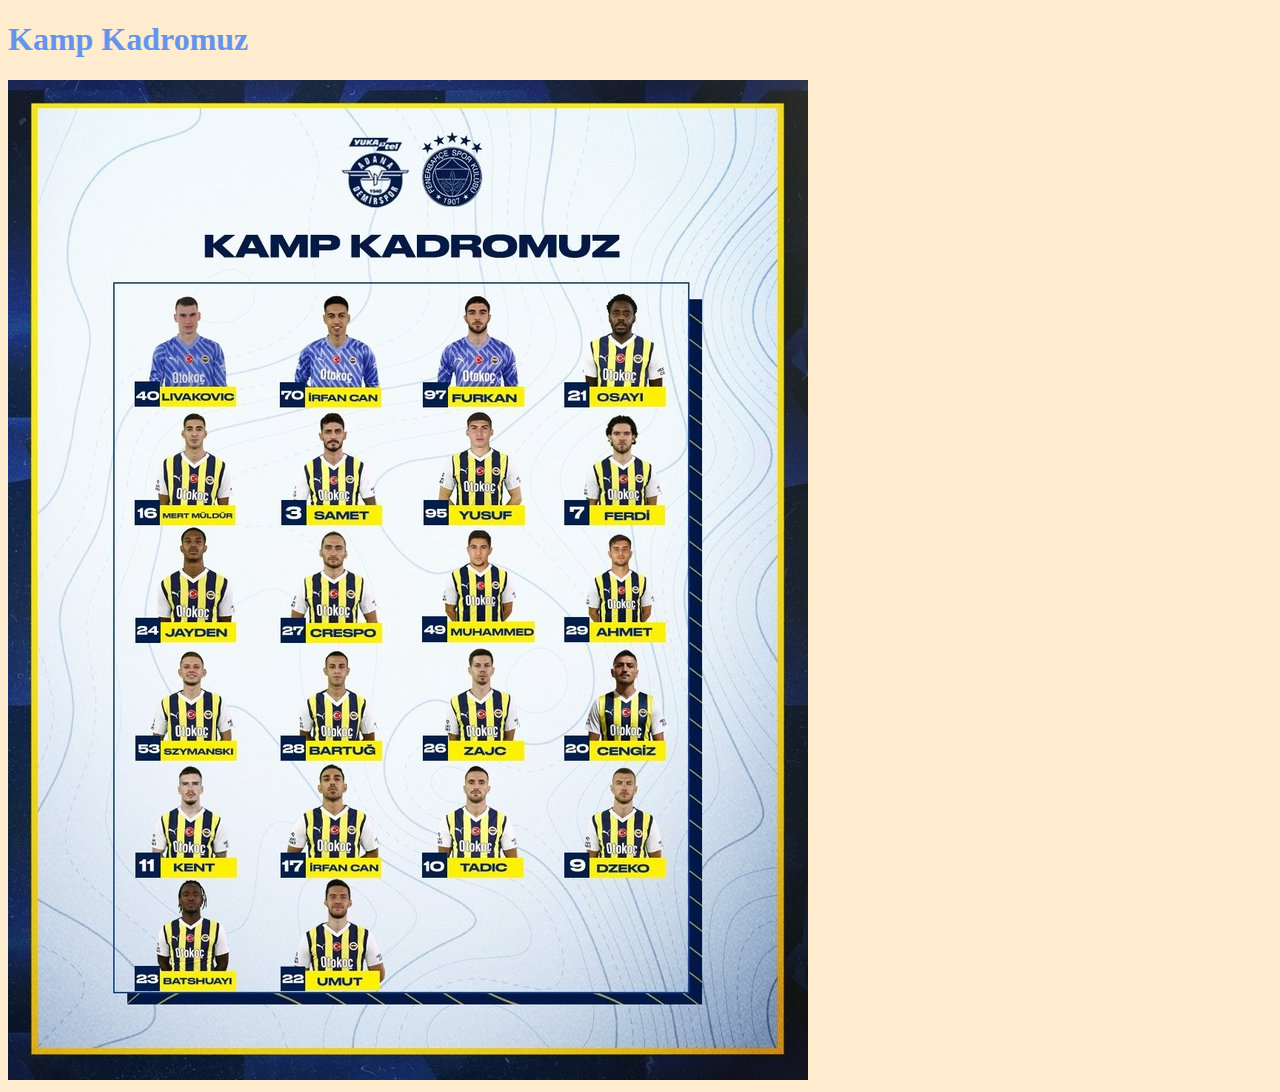
<file: projje/kadro.html>
﻿<!DOCTYPE html>
<html>
<head>
    <meta charset="utf-8" />
    <title></title>
    <style>
        body{
            background-color:blanchedalmond;
        }
        </style>
    
</head>

<body>
    <h1 style="color:cornflowerblue">Kamp Kadromuz</h1>
    <div class="col-sm-6 col-md-4 col-lg-3 mb-5 mb-lg-0">
        <div class="custom-media d-block">
            <div class="img-wrap mb-3">
                <a href="images/kadro.jpg" style="width:1400px"><img src="images/kadro.jpg" alt="Resim" class="img-fluid"></a>
            </div>

        </div>
    </div>
    


</body>
</html>
</file>
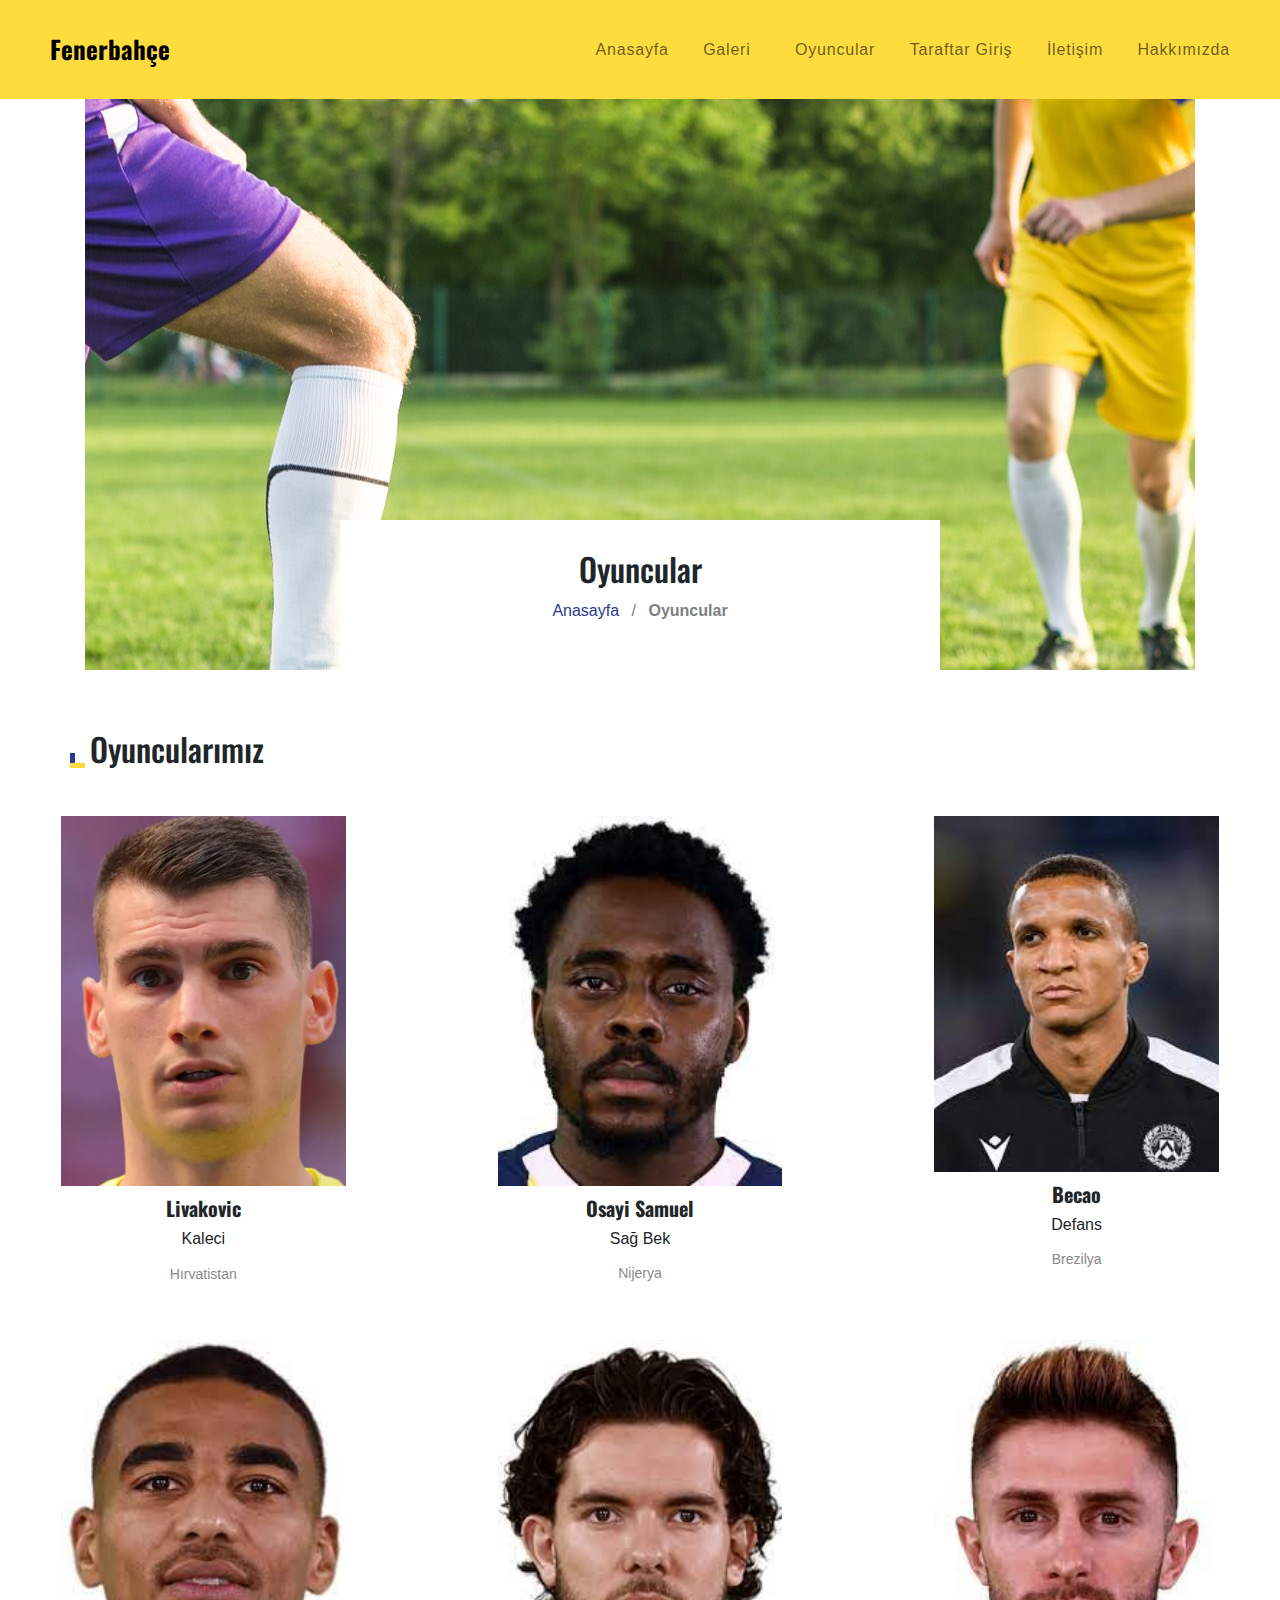
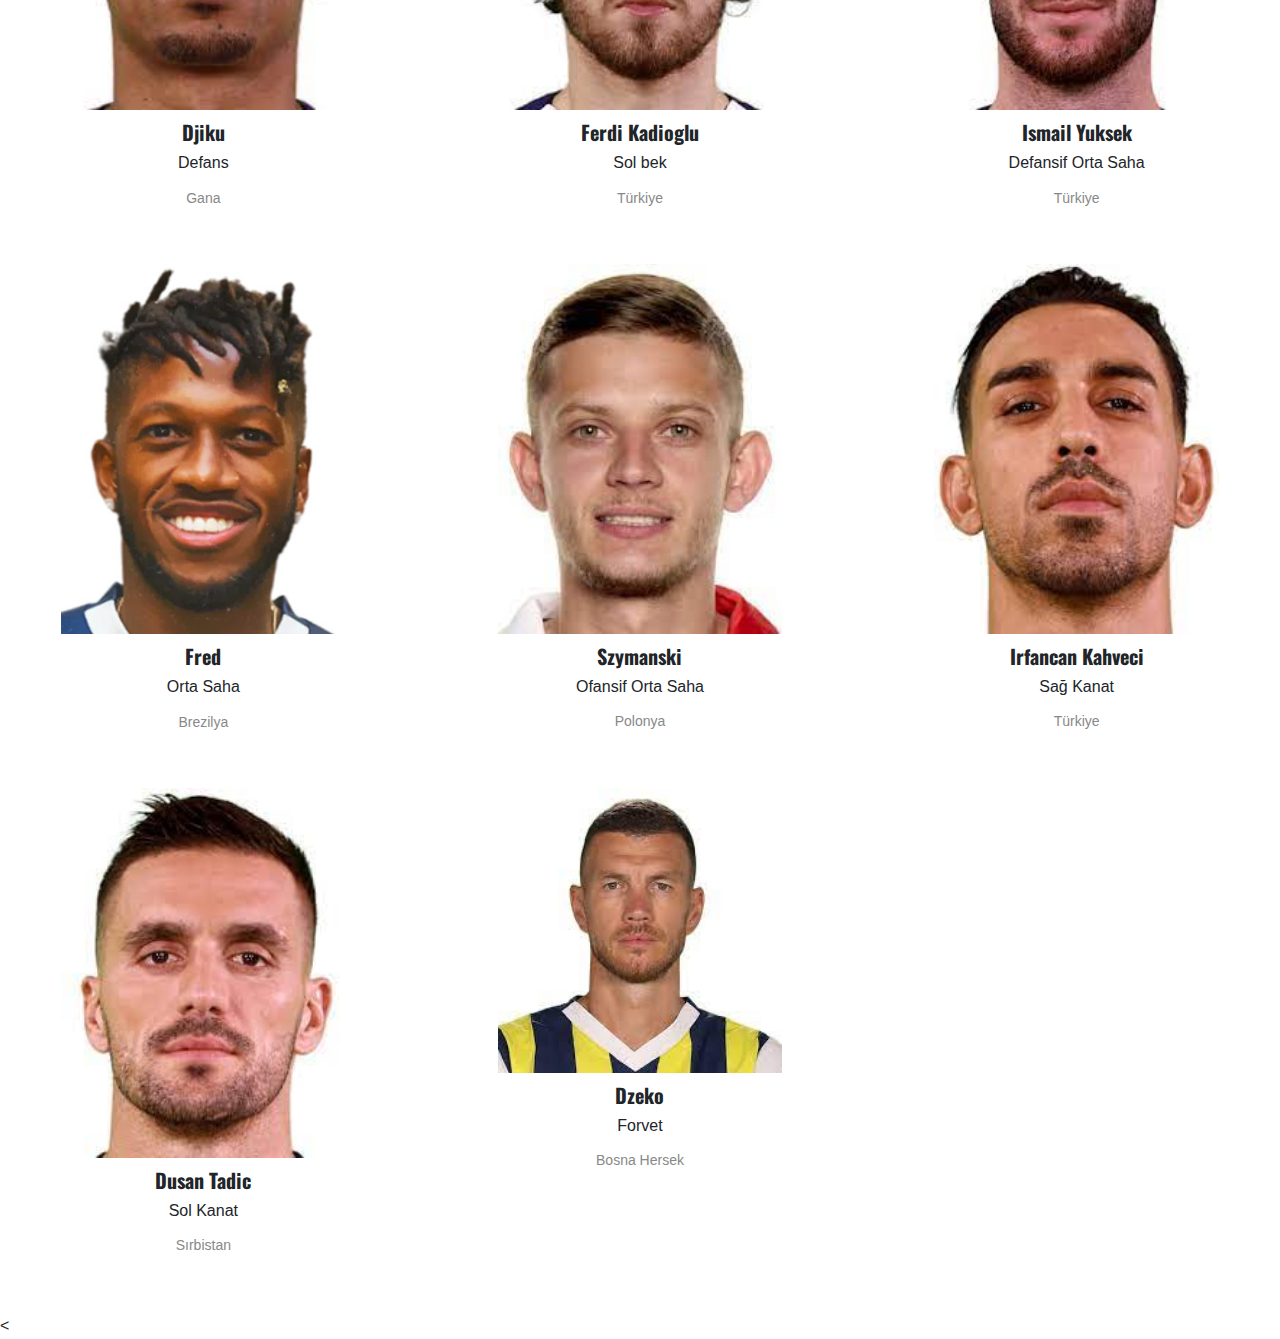
<file: projje/players.html>
<!DOCTYPE html>
<html lang="tr">
<head>
    <title>Spor Takımı &mdash; Colorlib Websitesi Şablonu</title>
    <meta charset="utf-8">
    <meta name="viewport" content="width=device-width, initial-scale=1, shrink-to-fit=no">

    <link rel="stylesheet" href="https://fonts.googleapis.com/css?family=Nunito+Sans:200,300,400,700,900|Oswald:400,700">
    <link rel="stylesheet" href="fonts/icomoon/style.css">

    <link rel="stylesheet" href="css/bootstrap.min.css">
    <link rel="stylesheet" href="css/jquery.fancybox.min.css">
    <link rel="stylesheet" href="css/jquery-ui.css">
    <link rel="stylesheet" href="css/owl.carousel.min.css">
    <link rel="stylesheet" href="css/owl.theme.default.min.css">
    <link rel="stylesheet" href="css/animate.css">
    <link rel="stylesheet" href="fonts/flaticon/font/flaticon.css">


    <link rel="stylesheet" href="css/aos.css">

    <link rel="stylesheet" href="css/style.css">
    <link rel="stylesheet" href="css/style.css">

    
    <style>
        
        .player-card {
            text-align: center;
            margin-bottom: 30px;
        }

            
            .player-card img {
                max-width: 70%;
                height: auto;
                width: 70%;
            }

        
        .player-name {
            font-size: 20px;
            font-weight: bold;
            margin-top: 10px;
            margin-bottom: 5px;
        }

        
        .player-position {
            font-size: 16px;
            margin-bottom: 10px;
        }

        
        .player-country {
            font-size: 14px;
            color: #888;
        }
        .site-navbar {
            position: fixed;
            top: 0;
            left: 50%;
            transform: translateX(-50%);
            width: 100%;
            z-index: 1000;
        }
    </style>

</head>
<body style="background-color: #ffffff;">
    








<div class="site-mobile-menu">
    <div class="site-mobile-menu-header">
        <div class="site-mobile-menu-close mt-3">
            <span class="icon-close2 js-menu-toggle"></span>
        </div>
    </div>
    <div class="site-mobile-menu-body"></div>
</div> <!-- .site-mobile-menu -->

<div class="container">

    <div class="row no-gutters site-navbar align-items-center py-3">

        <div class="col-6 col-lg-2 site-logo">
            <a href="index.html">Fenerbahçe</a>
        </div>
        <div class="col-6 col-lg-10 text-right menu">
            <nav class="site-navigation text-right text-md-right">

                <ul class="site-menu js-clone-nav d-none d-lg-block">
                    <li>
                        <a href="index.html">Anasayfa</a>
                    </li>
                    <li><a href="gallery.html">Galeri</a></li>
                    <li class="has-children active">
                    <li><a href="players.html">Oyuncular</a></li>
                    <li><a href="WebForm2.aspx">Taraftar Giriş</a></li>
                    <li><a href="about.html">İletişim</a></li>
                    <li><a href="contact.html">Hakkımızda</a></li>
                </ul>

                <a href="#" class="site-menu-toggle js-menu-toggle text-black d-inline-block d-lg-none"><span class="icon-menu h3"></span></a>
            </nav>
        </div>
    </div>

</div>


<div class="container">
    <div class="row">
        <div class="col-lg-12">
            <div class="hero-wrap text-center" style="background-image: url('images/hero_2.jpg');" data-stellar-background-ratio="0.5">
                <div class="hero-contents">
                    <h2>Oyuncular</h2>
                    <p><a href="index.html">Anasayfa</a> <span class="mx-2">/</span> <strong>Oyuncular</strong></p>
                </div>
            </div>
        </div>
    </div>
</div>

<div class="container site-section pb-0">

    <div class="row align-items-center mb-2">
        <div class="col-6">
            <h2 class="section-title"> Oyuncularımız</h2>
        </div>
    </div>
    </div>
    <div class="row">

        <!-- Livakovic -->
        <div class="col-lg-4 col-md-6 mb-4">
            <div class="player-card">
                <img src="images/livakovic.jpg" alt="Livakovic Photo" class="img-fluid">
                <h3 class="player-name">Livakovic</h3>
                <p class="player-position">Kaleci</p>
                <p class="player-country">Hırvatistan</p>
            </div>
        </div>

        <!-- Osayi Samuel -->
        <div class="col-lg-4 col-md-6 mb-4">
            <div class="player-card">
                <img src="images/osayi.jpg" alt="Osayi Samuel Photo" class="img-fluid">
                <h3 class="player-name">Osayi Samuel</h3>
                <p class="player-position">Sağ Bek</p>
                <p class="player-country">Nijerya</p>
            </div>
        </div>

        <!-- Becao -->
        <div class="col-lg-4 col-md-6 mb-4">
            <div class="player-card">
                <img src="images/becao.jpg" alt="Becao Photo" class="img-fluid">
                <h3 class="player-name">Becao</h3>
                <p class="player-position">Defans</p>
                <p class="player-country">Brezilya</p>
            </div>
        </div>

        <!-- Djiku -->
        <div class="col-lg-4 col-md-6 mb-4">
            <div class="player-card">
                <img src="images/djiku.jpg" alt="Djiku Photo" class="img-fluid">
                <h3 class="player-name">Djiku</h3>
                <p class="player-position">Defans</p>
                <p class="player-country">Gana</p>
            </div>
        </div>

        <!-- Ferdi Kadioglu -->
        <div class="col-lg-4 col-md-6 mb-4">
            <div class="player-card">
                <img src="images/ferdi.jpg" alt="Ferdi Kadioglu Photo" class="img-fluid">
                <h3 class="player-name">Ferdi Kadioglu</h3>
                <p class="player-position">Sol bek</p>
                <p class="player-country">Türkiye</p>
            </div>
        </div>

        <!-- Ismail Yuksek -->
        <div class="col-lg-4 col-md-6 mb-4">
            <div class="player-card">
                <img src="images/ismail.jpg" alt="Ismail Yuksek Photo" class="img-fluid">
                <h3 class="player-name">Ismail Yuksek</h3>
                <p class="player-position">Defansif Orta Saha</p>
                <p class="player-country">Türkiye</p>
            </div>
        </div>

        <!-- Fred -->
        <div class="col-lg-4 col-md-6 mb-4">
            <div class="player-card">
                <img src="images/fred.jpg" alt="Fred Photo" class="img-fluid">
                <h3 class="player-name">Fred</h3>
                <p class="player-position">Orta Saha</p>
                <p class="player-country">Brezilya</p>
            </div>
        </div>

        <!-- Szymanski -->
        <div class="col-lg-4 col-md-6 mb-4">
            <div class="player-card">
                <img src="images/szymanski.jpg" alt="Szymanski Photo" class="img-fluid">
                <h3 class="player-name">Szymanski</h3>
                <p class="player-position">Ofansif Orta Saha</p>
                <p class="player-country">Polonya</p>
            </div>
        </div>

        <!-- Irfancan Kahveci -->
        <div class="col-lg-4 col-md-6 mb-4">
            <div class="player-card">
                <img src="images/İrfancan.jpg" alt="Irfancan Kahveci Photo" class="img-fluid">
                <h3 class="player-name">Irfancan Kahveci</h3>
                <p class="player-position">Sağ Kanat</p>
                <p class="player-country">Türkiye</p>
            </div>
        </div>

        <!-- Dusan Tadic -->
        <div class="col-lg-4 col-md-6 mb-4">
            <div class="player-card">
                <img src="images/tadix.jpg" alt="Dusan Tadic Photo" class="img-fluid">
                <h3 class="player-name">Dusan Tadic</h3>
                <p class="player-position">Sol Kanat</p>
                <p class="player-country">Sırbistan</p>
            </div>
        </div>

        <!-- Dzeko -->
        <div class="col-lg-4 col-md-6 mb-4">
            <div class="player-card">
                <img src="images/dzeko.jpg" alt="Dzeko Photo" class="img-fluid">
                <h3 class="player-name">Dzeko</h3>
                <p class="player-position">Forvet</p>
                <p class="player-country">Bosna Hersek</p>
            </div>
        </div>

    </div>
    <</body>
</html>
</file>
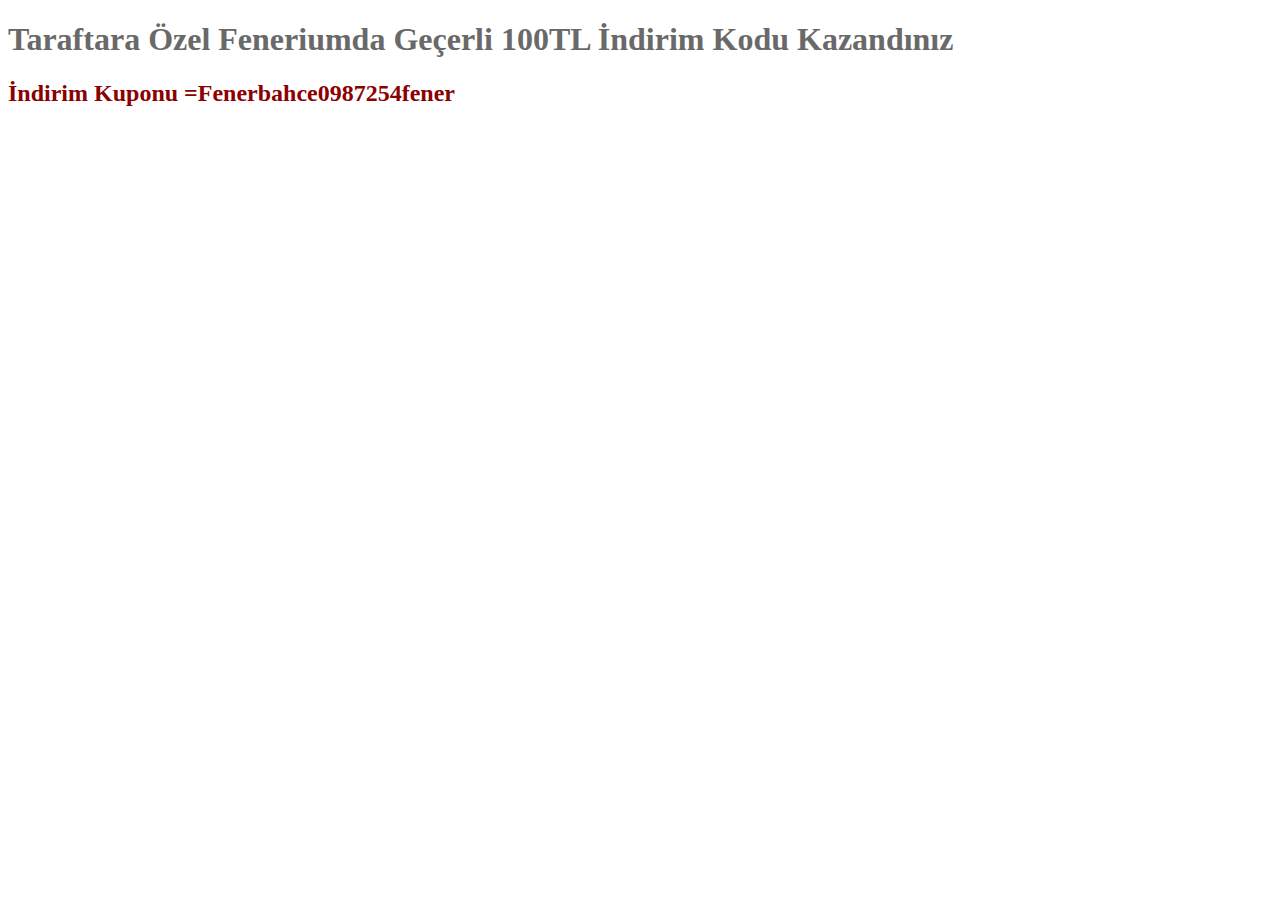
<file: projje/Premium.html>
﻿<!DOCTYPE html>
<html>
<head>
    <meta charset="utf-8" />
    <title></title>
    
</head>
<body>
    <h1 style="color:dimgrey">
        Taraftara Özel Feneriumda Geçerli 100TL İndirim Kodu Kazandınız
    </h1>
    <h2 style="color:darkred">
       İndirim Kuponu =Fenerbahce0987254fener
    </h2>
</body>
</html>
</file>
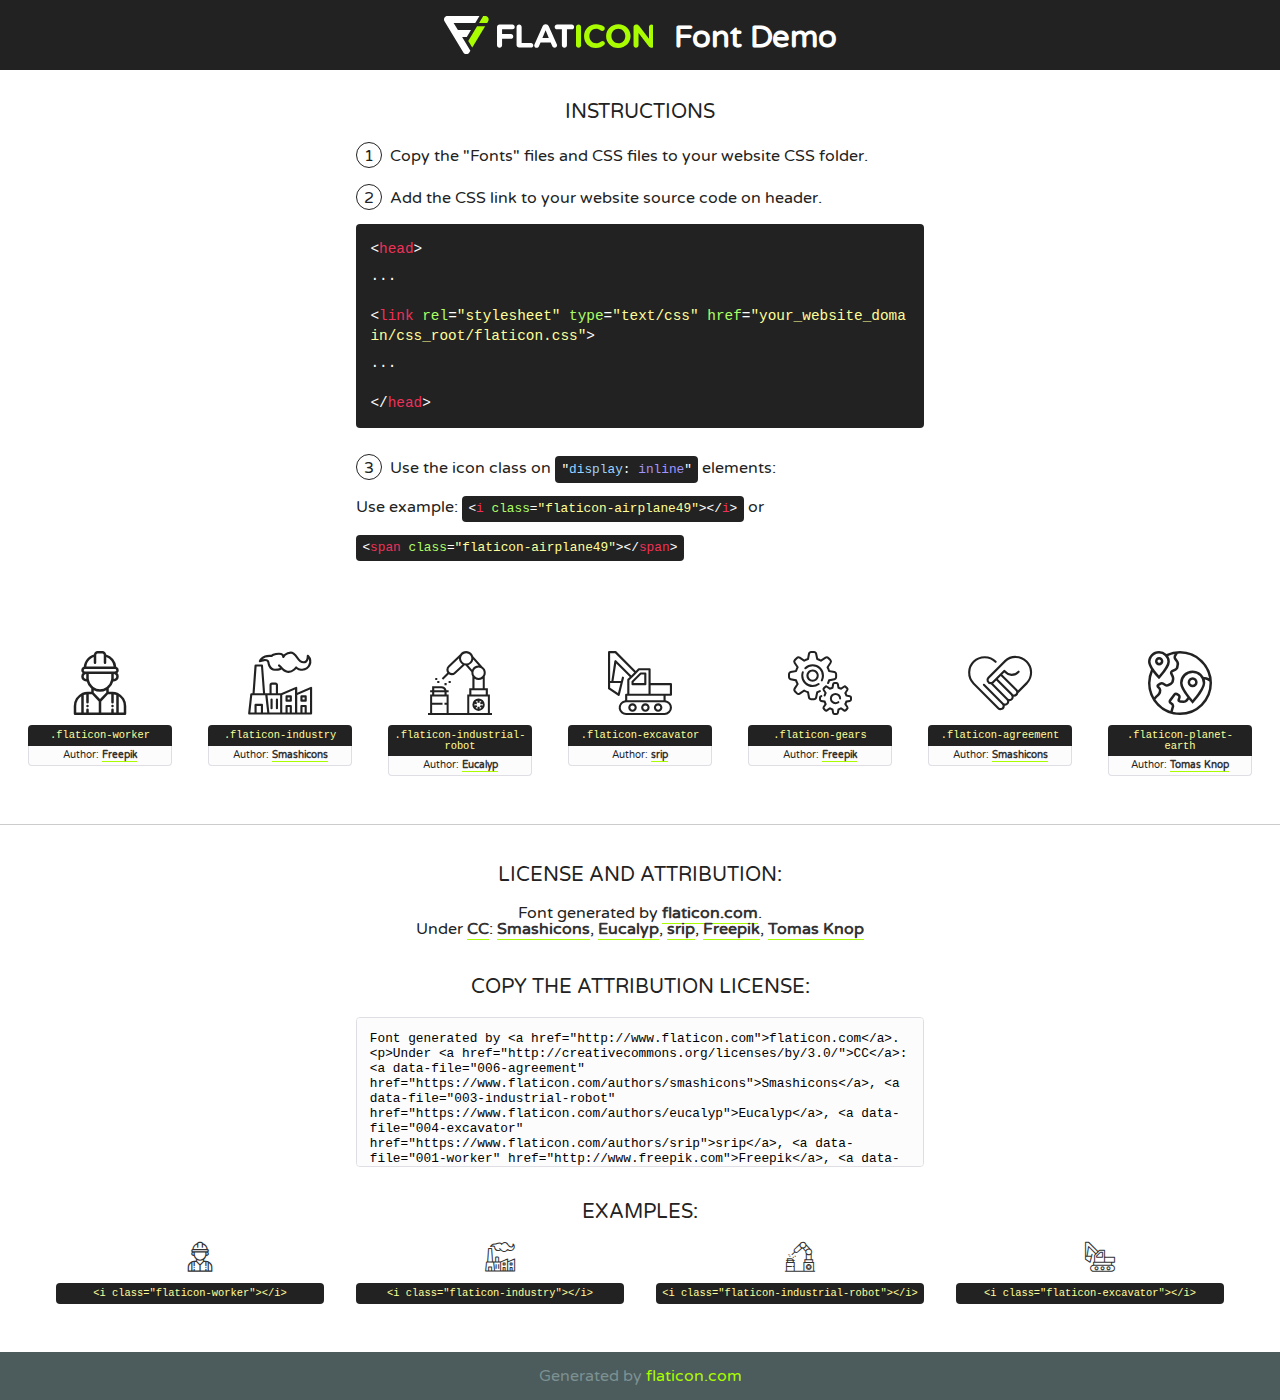
<file: projje/fonts/flaticon-2/font/flaticon.html>
<!DOCTYPE html>
<!--
  Flaticon icon font: Flaticon
  Creation date: 24/09/2018 04:43
-->
<html>
<!DOCTYPE html>
<html>

<head>
    <title>Flaticon WebFont</title>
    <link href="http://fonts.googleapis.com/css?family=Varela+Round" rel="stylesheet" type="text/css" />
    <link rel="stylesheet" type="text/css" href="flaticon.css">
    <meta charset="UTF-8">
    <style>
    html, body, div, span, applet, object, iframe,
    h1, h2, h3, h4, h5, h6, p, blockquote, pre,
    a, abbr, acronym, address, big, cite, code,
    del, dfn, em, img, ins, kbd, q, s, samp,
    small, strike, strong, sub, sup, tt, var,
    b, u, i, center,
    dl, dt, dd, ol, ul, li,
    fieldset, form, label, legend,
    table, caption, tbody, tfoot, thead, tr, th, td,
    article, aside, canvas, details, embed, 
    figure, figcaption, footer, header, hgroup, 
    menu, nav, output, ruby, section, summary,
    time, mark, audio, video {
        margin: 0;
        padding: 0;
        border: 0;
        font-size: 100%;
        font: inherit;
        vertical-align: baseline;
    }
    /* HTML5 display-role reset for older browsers */
    article, aside, details, figcaption, figure, 
    footer, header, hgroup, menu, nav, section {
        display: block;
    }
    body {
        line-height: 1;
    }
    ol, ul {
        list-style: none;
    }
    blockquote, q {
        quotes: none;
    }
    blockquote:before, blockquote:after,
    q:before, q:after {
        content: '';
        content: none;
    }
    table {
        border-collapse: collapse;
        border-spacing: 0;
    }
    body {
        font-family: 'Varela Round', Helvetica, Arial, sans-serif;
        font-size: 16px;
        color: #222;
    }
    a {
        color: #333;
        border-bottom: 1px solid #a9fd00;
        font-weight: bold;
        text-decoration: none;
    }
    * {
        -moz-box-sizing: border-box;
        -webkit-box-sizing: border-box;
        box-sizing: border-box;
        margin: 0;
        padding: 0;
    }
    [class^="flaticon-"]:before, [class*=" flaticon-"]:before, [class^="flaticon-"]:after, [class*=" flaticon-"]:after {
        font-family: Flaticon;
        font-size: 30px;
        font-style: normal;
        margin-left: 20px;
        color: #333;
    }
    .wrapper {
        max-width: 600px;
        margin: auto;
        padding: 0 1em;
    }
    .title {
        font-size: 1.25em;
        text-align: center;
        margin-bottom: 1em;
        text-transform: uppercase;
    }
    header {
        text-align: center;
        background-color: #222;
        color: #fff;
        padding: 1em;
    }
    header .logo {
        width: 210px;
        height: 38px;
        display: inline-block;
        vertical-align: middle;
        margin-right: 1em;
        border: none;
    }
    header strong {
        font-size: 1.95em;
        font-weight: bold;
        vertical-align: middle;
        margin-top: 5px;
        display: inline-block;
    }
    .demo {
        margin: 2em auto;
        line-height: 1.25em;
    }
    .demo ul li {
        margin-bottom: 1em;
    }
    .demo ul li .num {
        color: #222;
        border-radius: 20px;
        display: inline-block;
        width: 26px;
        padding: 3px;
        height: 26px;
        text-align: center;
        margin-right: 0.5em;
        border: 1px solid #222;
    }
    .demo ul li code {
        background-color: #222;
        border-radius: 4px;
        padding: 0.25em 0.5em;
        display: inline-block;
        color: #fff;
        font-family: Consolas,Monaco,Lucida Console,Liberation Mono,DejaVu Sans Mono,Bitstream Vera Sans Mono,Courier New, monospace;
        font-weight: lighter;
        margin-top: 1em;
        font-size: 0.8em;
        word-break: break-all;
    }
    .demo ul li code.big {
        padding: 1em;
        font-size: 0.9em;
    }
    .demo ul li code .red {
        color: #EF3159;
    }
    .demo ul li code .green {
        color: #ACFF65;
    }
    .demo ul li code .yellow {
        color: #FFFF99;
    }
    .demo ul li code .blue {
        color: #99D3FF;
    }
    .demo ul li code .purple {
        color: #A295FF;
    }
    .demo ul li code .dots {
        margin-top: 0.5em;
        display: block;
    }
    #glyphs {
        border-bottom: 1px solid #ccc;
        padding: 2em 0;
        text-align: center;
    }
    .glyph {
        display: inline-block;
        width: 9em;
        margin: 1em;
        text-align: center;
        vertical-align: top;
        background: #FFF;
    }
    .glyph .glyph-icon {
        padding: 10px;
        display: block;
        font-family:"Flaticon";
        font-size: 64px;
        line-height: 1;
    }
    .glyph .glyph-icon:before {
        font-size: 64px;
        color: #222;
        margin-left: 0;
    }
    .class-name {
        font-size: 0.65em;
        background-color: #222;
        color: #fff;
        border-radius: 4px 4px 0 0;
        padding: 0.5em;
        color: #FFFF99;
        font-family: Consolas,Monaco,Lucida Console,Liberation Mono,DejaVu Sans Mono,Bitstream Vera Sans Mono,Courier New, monospace;
    }
    .author-name {
        font-size: 0.6em;
        background-color: #fcfcfd;
        border: 1px solid #DEDEE4;
        border-top: 0;
        border-radius: 0 0 4px 4px;
        padding: 0.5em;
    }
    .class-name:last-child {
        font-size: 10px;
        color:#888;
    }
    .class-name:last-child a {
        font-size: 10px;
        color:#555;
    }
    .class-name:last-child a:hover {
        color:#a9fd00;
    }
    .glyph > input {
        display: block;
        width: 100px;
        margin: 5px auto;
        text-align: center;
        font-size: 12px;
        cursor: text;
    }
    .glyph > input.icon-input {
        font-family:"Flaticon";
        font-size: 16px;
        margin-bottom: 10px;
    }
    .attribution .title {
        margin-top: 2em;
    }
    .attribution textarea {
        background-color: #fcfcfd;
        padding: 1em;
        border: none;
        box-shadow: none;
        border: 1px solid #DEDEE4;
        border-radius: 4px;
        resize: none;
        width: 100%;
        height: 150px;
        font-size: 0.8em;
        font-family: Consolas,Monaco,Lucida Console,Liberation Mono,DejaVu Sans Mono,Bitstream Vera Sans Mono,Courier New, monospace;
        -webkit-appearance: none;
    }
    .iconsuse {
        margin: 2em auto;
        text-align: center;
        max-width: 1200px;
    }
    .iconsuse:after {
        content: '';
        display: table;
        clear: both;
    }
    .iconsuse .image {
        float: left;
        width: 25%;
        padding: 0 1em;
    }
    .iconsuse .image p {
        margin-bottom: 1em;
    }
    .iconsuse .image span {
        display: block;
        font-size: 0.65em;
        background-color: #222;
        color: #fff;
        border-radius: 4px;
        padding: 0.5em;
        color: #FFFF99;
        margin-top: 1em;
        font-family: Consolas,Monaco,Lucida Console,Liberation Mono,DejaVu Sans Mono,Bitstream Vera Sans Mono,Courier New, monospace;
    }
    #footer {
        text-align: center;
        background-color: #4C5B5C;
        color: #7c9192;
        padding: 1em;
    }
    #footer a {
        border: none;
        color: #a9fd00;
        font-weight: normal;
    }
    @media (max-width: 960px) {
        .iconsuse .image {
            width: 50%;
        }
    }
    @media (max-width: 560px) {
        .iconsuse .image {
            width: 100%;
        }
    }
    </style>
</head>

<body class="characters-off">

    <header>
        <a href="http://www.flaticon.com" target="_blank" class="logo">
            <svg version="1.1" xmlns="http://www.w3.org/2000/svg" xmlns:xlink="http://www.w3.org/1999/xlink" xmlns:a="http://ns.adobe.com/AdobeSVGViewerExtensions/3.0/" viewBox="0 0 560.875 102.036" enable-background="new 0 0 560.875 102.036" xml:space="preserve">
                <defs>
                </defs>
                <g>
                    <g class="letters">
                        <path fill="#ffffff" d="M141.596,29.675c0-3.777,2.985-6.767,6.764-6.767h34.438c3.426,0,6.15,2.728,6.15,6.15
                        c0,3.43-2.724,6.149-6.15,6.149h-27.674v13.091h23.719c3.429,0,6.151,2.724,6.151,6.15c0,3.43-2.723,6.149-6.151,6.149h-23.719
                        v17.574c0,3.773-2.986,6.761-6.764,6.761c-3.779,0-6.764-2.989-6.764-6.761V29.675z"></path>
                        <path fill="#ffffff" d="M193.844,29.149c0-3.781,2.985-6.767,6.764-6.767c3.776,0,6.763,2.985,6.763,6.767v42.957h25.039
                        c3.426,0,6.149,2.726,6.149,6.153c0,3.425-2.723,6.15-6.149,6.15h-31.802c-3.779,0-6.764-2.986-6.764-6.768V29.149z"></path>
                        <path fill="#ffffff" d="M241.891,75.71l21.438-48.407c1.492-3.341,4.215-5.357,7.906-5.357h0.792
                        c3.686,0,6.323,2.017,7.815,5.357l21.439,48.407c0.436,0.967,0.701,1.845,0.701,2.723c0,3.602-2.809,6.501-6.414,6.501
                        c-3.161,0-5.269-1.845-6.499-4.655l-4.132-9.661h-27.059l-4.301,10.102c-1.144,2.631-3.426,4.214-6.237,4.214
                        c-3.517,0-6.24-2.81-6.24-6.325C241.1,77.64,241.451,76.677,241.891,75.71z M279.932,58.666l-8.521-20.297l-8.526,20.297H279.932
                        z"></path>
                        <path fill="#ffffff" d="M314.864,35.387H301.86c-3.429,0-6.239-2.813-6.239-6.238c0-3.429,2.811-6.24,6.239-6.24h39.533
                        c3.426,0,6.237,2.811,6.237,6.24c0,3.425-2.811,6.238-6.237,6.238h-13.001v42.785c0,3.773-2.99,6.761-6.764,6.761
                        c-3.779,0-6.764-2.989-6.764-6.761V35.387z"></path>
                        <path fill="#A9FD00" d="M352.615,29.149c0-3.781,2.985-6.767,6.767-6.767c3.774,0,6.761,2.985,6.761,6.767v49.024
                        c0,3.773-2.987,6.761-6.761,6.761c-3.781,0-6.767-2.989-6.767-6.761V29.149z"></path>
                        <path fill="#A9FD00" d="M374.132,53.836v-0.179c0-17.481,13.178-31.801,32.065-31.801c9.22,0,15.459,2.458,20.557,6.238
                        c1.402,1.054,2.637,2.985,2.637,5.357c0,3.692-2.985,6.59-6.681,6.59c-1.845,0-3.071-0.702-4.044-1.319
                        c-3.776-2.813-7.729-4.393-12.562-4.393c-10.364,0-17.831,8.611-17.831,19.154v0.173c0,10.542,7.291,19.329,17.831,19.329
                        c5.715,0,9.492-1.756,13.359-4.834c1.049-0.874,2.458-1.491,4.039-1.491c3.429,0,6.325,2.813,6.325,6.236
                        c0,2.106-1.056,3.78-2.282,4.834c-5.539,4.834-12.036,7.733-21.878,7.733C387.572,85.464,374.132,71.493,374.132,53.836z"></path>
                        <path fill="#A9FD00" d="M433.009,53.836v-0.179c0-17.481,13.79-31.801,32.766-31.801c18.981,0,32.592,14.143,32.592,31.628v0.173
                        c0,17.483-13.785,31.807-32.769,31.807C446.625,85.464,433.009,71.32,433.009,53.836z M484.224,53.836v-0.179
                        c0-10.539-7.725-19.326-18.626-19.326c-10.893,0-18.449,8.611-18.449,19.154v0.173c0,10.542,7.73,19.329,18.626,19.329
                        C476.676,72.986,484.224,64.378,484.224,53.836z"></path>
                        <path fill="#A9FD00" d="M506.233,29.321c0-3.774,2.99-6.763,6.767-6.763h1.401c3.252,0,5.183,1.583,7.029,3.953l26.093,34.265
                        V29.059c0-3.692,2.99-6.677,6.681-6.677c3.683,0,6.671,2.985,6.671,6.677v48.934c0,3.78-2.987,6.765-6.764,6.765h-0.436
                        c-3.257,0-5.188-1.581-7.034-3.953l-27.056-35.492v32.944c0,3.687-2.985,6.676-6.678,6.676c-3.683,0-6.673-2.989-6.673-6.676
                        V29.321z"></path>
                    </g>
                    <g class="insignia">
                        <path fill="#ffffff" d="M48.372,56.137h12.517l11.156-18.537H37.186L25.688,18.539h57.825L94.668,0H9.271
                        C5.925,0,2.842,1.801,1.198,4.716c-1.644,2.907-1.593,6.482,0.134,9.343l50.38,83.501c1.678,2.781,4.689,4.476,7.938,4.476
                        c3.246,0,6.257-1.695,7.935-4.476l2.898-4.804L48.372,56.137z"></path>
                        <g class="i">
                            <path fill="#A9FD00" d="M93.575,18.539h0.031v0.004l21.652,0.004l2.705-4.488c1.727-2.861,1.778-6.436,0.133-9.343
                            C116.454,1.801,113.371,0,110.026,0h-5.294L93.575,18.539z"></path>
                            <polygon fill="#A9FD00" points="88.291,27.356 64.725,66.486 75.519,84.404 109.942,27.356"></polygon>
                        </g>
                    </g>
                </g>
            </svg>
        </a>
        <strong>Font Demo</strong>
    </header>


    <section class="demo wrapper">

        <p class="title">Instructions</p>

        <ul>
            <li>
                <span class="num">1</span>Copy the "Fonts" files and CSS files to your website CSS folder.
            </li>
            <li>
                <span class="num">2</span>Add the CSS link to your website source code on header.
                <code class="big">
                    &lt;<span class="red">head</span>&gt;
                    <br/><span class="dots">...</span>
                    <br/>&lt;<span class="red">link</span> <span class="green">rel</span>=<span class="yellow">"stylesheet"</span> <span class="green">type</span>=<span class="yellow">"text/css"</span> <span class="green">href</span>=<span class="yellow">"your_website_domain/css_root/flaticon.css"</span>&gt;
                    <br/><span class="dots">...</span>
                    <br/>&lt;/<span class="red">head</span>&gt;
                </code>
            </li>

            <li>
                <p>
                    <span class="num">3</span>Use the icon class on <code>"<span class="blue">display</span>:<span class="purple"> inline</span>"</code> elements:
                    <br />
                    Use example: <code>&lt;<span class="red">i</span> <span class="green">class</span>=<span class="yellow">&quot;flaticon-airplane49&quot;</span>&gt;&lt;/<span class="red">i</span>&gt;</code> or <code>&lt;<span class="red">span</span> <span class="green">class</span>=<span class="yellow">&quot;flaticon-airplane49&quot;</span>&gt;&lt;/<span class="red">span</span>&gt;</code>
            </li>
        </ul>

    </section>




   <section id="glyphs">          
    
      
        <div class="glyph"><div class="glyph-icon flaticon-worker"></div>
            <div class="class-name">.flaticon-worker</div>
            <div class="author-name">Author: <a data-file="001-worker" href="http://www.freepik.com">Freepik</a> </div> 
        </div>        
        
        <div class="glyph"><div class="glyph-icon flaticon-industry"></div>
            <div class="class-name">.flaticon-industry</div>
            <div class="author-name">Author: <a data-file="002-industry" href="https://www.flaticon.com/authors/smashicons">Smashicons</a> </div> 
        </div>        
        
        <div class="glyph"><div class="glyph-icon flaticon-industrial-robot"></div>
            <div class="class-name">.flaticon-industrial-robot</div>
            <div class="author-name">Author: <a data-file="003-industrial-robot" href="https://www.flaticon.com/authors/eucalyp">Eucalyp</a> </div> 
        </div>        
        
        <div class="glyph"><div class="glyph-icon flaticon-excavator"></div>
            <div class="class-name">.flaticon-excavator</div>
            <div class="author-name">Author: <a data-file="004-excavator" href="https://www.flaticon.com/authors/srip">srip</a> </div> 
        </div>        
        
        <div class="glyph"><div class="glyph-icon flaticon-gears"></div>
            <div class="class-name">.flaticon-gears</div>
            <div class="author-name">Author: <a data-file="005-gears" href="http://www.freepik.com">Freepik</a> </div> 
        </div>        
        
        <div class="glyph"><div class="glyph-icon flaticon-agreement"></div>
            <div class="class-name">.flaticon-agreement</div>
            <div class="author-name">Author: <a data-file="006-agreement" href="https://www.flaticon.com/authors/smashicons">Smashicons</a> </div> 
        </div>        
        
        <div class="glyph"><div class="glyph-icon flaticon-planet-earth"></div>
            <div class="class-name">.flaticon-planet-earth</div>
            <div class="author-name">Author: <a data-file="007-planet-earth" href="https://www.flaticon.com/authors/tomas-knop">Tomas Knop</a> </div> 
        </div>        
        

    </section>



    <section class="attribution wrapper"   style="text-align:center;">

      <div class="title">License and attribution:</div><div class="attrDiv">Font generated by <a href="http://www.flaticon.com">flaticon.com</a>. <div><p>Under <a href="http://creativecommons.org/licenses/by/3.0/">CC</a>: <a data-file="006-agreement" href="https://www.flaticon.com/authors/smashicons">Smashicons</a>, <a data-file="003-industrial-robot" href="https://www.flaticon.com/authors/eucalyp">Eucalyp</a>, <a data-file="004-excavator" href="https://www.flaticon.com/authors/srip">srip</a>, <a data-file="001-worker" href="http://www.freepik.com">Freepik</a>, <a data-file="007-planet-earth" href="https://www.flaticon.com/authors/tomas-knop">Tomas Knop</a></p>  </div>
      </div>
      <div class="title">Copy the Attribution License:</div>

    <textarea onclick="this.focus();this.select();">Font generated by &lt;a href=&quot;http://www.flaticon.com&quot;&gt;flaticon.com&lt;/a&gt;. <p>Under <a href="http://creativecommons.org/licenses/by/3.0/">CC</a>: <a data-file="006-agreement" href="https://www.flaticon.com/authors/smashicons">Smashicons</a>, <a data-file="003-industrial-robot" href="https://www.flaticon.com/authors/eucalyp">Eucalyp</a>, <a data-file="004-excavator" href="https://www.flaticon.com/authors/srip">srip</a>, <a data-file="001-worker" href="http://www.freepik.com">Freepik</a>, <a data-file="007-planet-earth" href="https://www.flaticon.com/authors/tomas-knop">Tomas Knop</a></p>  
     </textarea>

    </section>

    <section class="iconsuse">

          <div class="title">Examples:</div>            
             
            <div class="image">
                <p>
                    <i class="glyph-icon flaticon-worker"></i> 
                    <span>&lt;i class=&quot;flaticon-worker&quot;&gt;&lt;/i&gt;</span>
                </p>
            </div>
            
            <div class="image">
                <p>
                    <i class="glyph-icon flaticon-industry"></i> 
                    <span>&lt;i class=&quot;flaticon-industry&quot;&gt;&lt;/i&gt;</span>
                </p>
            </div>
            
            <div class="image">
                <p>
                    <i class="glyph-icon flaticon-industrial-robot"></i> 
                    <span>&lt;i class=&quot;flaticon-industrial-robot&quot;&gt;&lt;/i&gt;</span>
                </p>
            </div>
            
            <div class="image">
                <p>
                    <i class="glyph-icon flaticon-excavator"></i> 
                    <span>&lt;i class=&quot;flaticon-excavator&quot;&gt;&lt;/i&gt;</span>
                </p>
            </div>
                       
        </div>
                            
    </section>

<div id="footer">
    <div>Generated by <a href="http://www.flaticon.com">flaticon.com</a>
    </div>
</div>



</body>
</html>
</file>
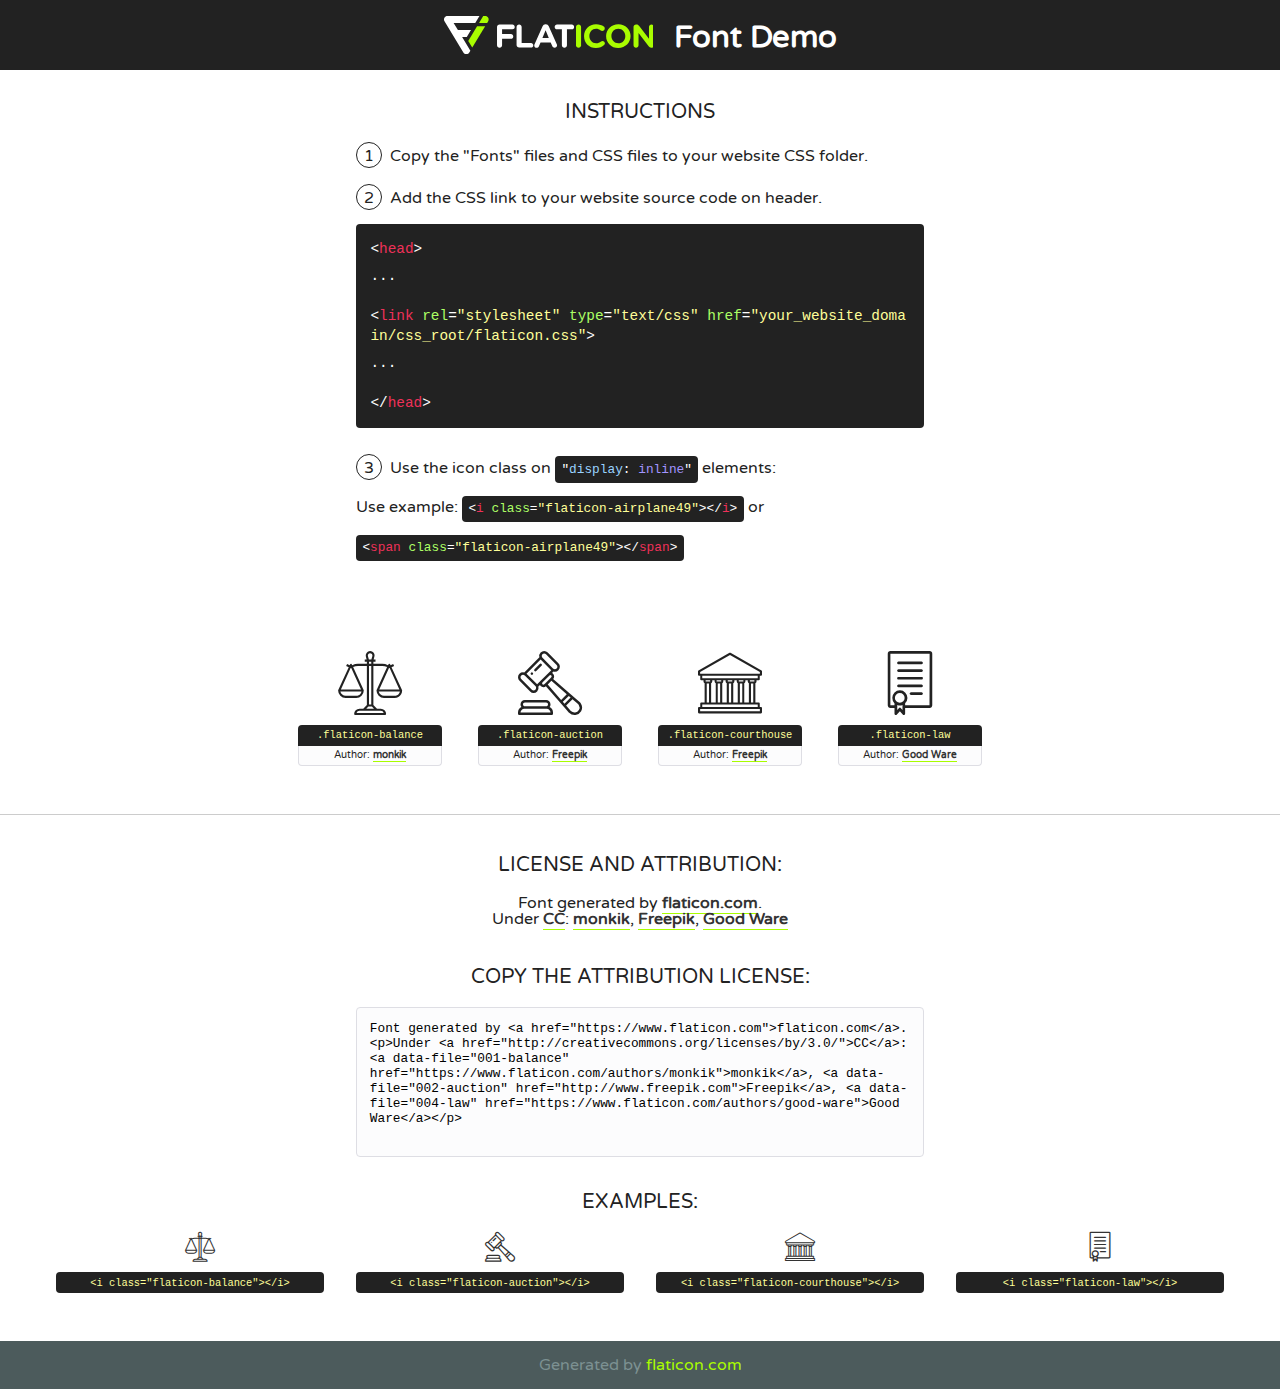
<file: projje/fonts/flaticon/font/flaticon.html>
<!DOCTYPE html>
<!--
  Flaticon icon font: Flaticon
  Creation date: 11/07/2019 07:14
-->
<html>
<!DOCTYPE html>
<html>

<head>
    <title>Flaticon WebFont</title>
    <link href="http://fonts.googleapis.com/css?family=Varela+Round" rel="stylesheet" type="text/css" />
    <link rel="stylesheet" type="text/css" href="flaticon.css">
    <meta charset="UTF-8">
    <style>
    html, body, div, span, applet, object, iframe,
    h1, h2, h3, h4, h5, h6, p, blockquote, pre,
    a, abbr, acronym, address, big, cite, code,
    del, dfn, em, img, ins, kbd, q, s, samp,
    small, strike, strong, sub, sup, tt, var,
    b, u, i, center,
    dl, dt, dd, ol, ul, li,
    fieldset, form, label, legend,
    table, caption, tbody, tfoot, thead, tr, th, td,
    article, aside, canvas, details, embed, 
    figure, figcaption, footer, header, hgroup, 
    menu, nav, output, ruby, section, summary,
    time, mark, audio, video {
        margin: 0;
        padding: 0;
        border: 0;
        font-size: 100%;
        font: inherit;
        vertical-align: baseline;
    }
    /* HTML5 display-role reset for older browsers */
    article, aside, details, figcaption, figure, 
    footer, header, hgroup, menu, nav, section {
        display: block;
    }
    body {
        line-height: 1;
    }
    ol, ul {
        list-style: none;
    }
    blockquote, q {
        quotes: none;
    }
    blockquote:before, blockquote:after,
    q:before, q:after {
        content: '';
        content: none;
    }
    table {
        border-collapse: collapse;
        border-spacing: 0;
    }
    body {
        font-family: 'Varela Round', Helvetica, Arial, sans-serif;
        font-size: 16px;
        color: #222;
    }
    a {
        color: #333;
        border-bottom: 1px solid #a9fd00;
        font-weight: bold;
        text-decoration: none;
    }
    * {
        -moz-box-sizing: border-box;
        -webkit-box-sizing: border-box;
        box-sizing: border-box;
        margin: 0;
        padding: 0;
    }
    [class^="flaticon-"]:before, [class*=" flaticon-"]:before, [class^="flaticon-"]:after, [class*=" flaticon-"]:after {
        font-family: Flaticon;
        font-size: 30px;
        font-style: normal;
        margin-left: 20px;
        color: #333;
    }
    .wrapper {
        max-width: 600px;
        margin: auto;
        padding: 0 1em;
    }
    .title {
        font-size: 1.25em;
        text-align: center;
        margin-bottom: 1em;
        text-transform: uppercase;
    }
    header {
        text-align: center;
        background-color: #222;
        color: #fff;
        padding: 1em;
    }
    header .logo {
        width: 210px;
        height: 38px;
        display: inline-block;
        vertical-align: middle;
        margin-right: 1em;
        border: none;
    }
    header strong {
        font-size: 1.95em;
        font-weight: bold;
        vertical-align: middle;
        margin-top: 5px;
        display: inline-block;
    }
    .demo {
        margin: 2em auto;
        line-height: 1.25em;
    }
    .demo ul li {
        margin-bottom: 1em;
    }
    .demo ul li .num {
        color: #222;
        border-radius: 20px;
        display: inline-block;
        width: 26px;
        padding: 3px;
        height: 26px;
        text-align: center;
        margin-right: 0.5em;
        border: 1px solid #222;
    }
    .demo ul li code {
        background-color: #222;
        border-radius: 4px;
        padding: 0.25em 0.5em;
        display: inline-block;
        color: #fff;
        font-family: Consolas,Monaco,Lucida Console,Liberation Mono,DejaVu Sans Mono,Bitstream Vera Sans Mono,Courier New, monospace;
        font-weight: lighter;
        margin-top: 1em;
        font-size: 0.8em;
        word-break: break-all;
    }
    .demo ul li code.big {
        padding: 1em;
        font-size: 0.9em;
    }
    .demo ul li code .red {
        color: #EF3159;
    }
    .demo ul li code .green {
        color: #ACFF65;
    }
    .demo ul li code .yellow {
        color: #FFFF99;
    }
    .demo ul li code .blue {
        color: #99D3FF;
    }
    .demo ul li code .purple {
        color: #A295FF;
    }
    .demo ul li code .dots {
        margin-top: 0.5em;
        display: block;
    }
    #glyphs {
        border-bottom: 1px solid #ccc;
        padding: 2em 0;
        text-align: center;
    }
    .glyph {
        display: inline-block;
        width: 9em;
        margin: 1em;
        text-align: center;
        vertical-align: top;
        background: #FFF;
    }
    .glyph .glyph-icon {
        padding: 10px;
        display: block;
        font-family:"Flaticon";
        font-size: 64px;
        line-height: 1;
    }
    .glyph .glyph-icon:before {
        font-size: 64px;
        color: #222;
        margin-left: 0;
    }
    .class-name {
        font-size: 0.65em;
        background-color: #222;
        color: #fff;
        border-radius: 4px 4px 0 0;
        padding: 0.5em;
        color: #FFFF99;
        font-family: Consolas,Monaco,Lucida Console,Liberation Mono,DejaVu Sans Mono,Bitstream Vera Sans Mono,Courier New, monospace;
    }
    .author-name {
        font-size: 0.6em;
        background-color: #fcfcfd;
        border: 1px solid #DEDEE4;
        border-top: 0;
        border-radius: 0 0 4px 4px;
        padding: 0.5em;
    }
    .class-name:last-child {
        font-size: 10px;
        color:#888;
    }
    .class-name:last-child a {
        font-size: 10px;
        color:#555;
    }
    .class-name:last-child a:hover {
        color:#a9fd00;
    }
    .glyph > input {
        display: block;
        width: 100px;
        margin: 5px auto;
        text-align: center;
        font-size: 12px;
        cursor: text;
    }
    .glyph > input.icon-input {
        font-family:"Flaticon";
        font-size: 16px;
        margin-bottom: 10px;
    }
    .attribution .title {
        margin-top: 2em;
    }
    .attribution textarea {
        background-color: #fcfcfd;
        padding: 1em;
        border: none;
        box-shadow: none;
        border: 1px solid #DEDEE4;
        border-radius: 4px;
        resize: none;
        width: 100%;
        height: 150px;
        font-size: 0.8em;
        font-family: Consolas,Monaco,Lucida Console,Liberation Mono,DejaVu Sans Mono,Bitstream Vera Sans Mono,Courier New, monospace;
        -webkit-appearance: none;
    }
    .iconsuse {
        margin: 2em auto;
        text-align: center;
        max-width: 1200px;
    }
    .iconsuse:after {
        content: '';
        display: table;
        clear: both;
    }
    .iconsuse .image {
        float: left;
        width: 25%;
        padding: 0 1em;
    }
    .iconsuse .image p {
        margin-bottom: 1em;
    }
    .iconsuse .image span {
        display: block;
        font-size: 0.65em;
        background-color: #222;
        color: #fff;
        border-radius: 4px;
        padding: 0.5em;
        color: #FFFF99;
        margin-top: 1em;
        font-family: Consolas,Monaco,Lucida Console,Liberation Mono,DejaVu Sans Mono,Bitstream Vera Sans Mono,Courier New, monospace;
    }
    #footer {
        text-align: center;
        background-color: #4C5B5C;
        color: #7c9192;
        padding: 1em;
    }
    #footer a {
        border: none;
        color: #a9fd00;
        font-weight: normal;
    }
    @media (max-width: 960px) {
        .iconsuse .image {
            width: 50%;
        }
    }
    @media (max-width: 560px) {
        .iconsuse .image {
            width: 100%;
        }
    }
    </style>
</head>

<body class="characters-off">

    <header>
        <a href="https://www.flaticon.com" target="_blank" class="logo">
            <svg version="1.1" xmlns="http://www.w3.org/2000/svg" xmlns:xlink="http://www.w3.org/1999/xlink" xmlns:a="http://ns.adobe.com/AdobeSVGViewerExtensions/3.0/" viewBox="0 0 560.875 102.036" enable-background="new 0 0 560.875 102.036" xml:space="preserve">
                <defs>
                </defs>
                <g>
                    <g class="letters">
                        <path fill="#ffffff" d="M141.596,29.675c0-3.777,2.985-6.767,6.764-6.767h34.438c3.426,0,6.15,2.728,6.15,6.15
                        c0,3.43-2.724,6.149-6.15,6.149h-27.674v13.091h23.719c3.429,0,6.151,2.724,6.151,6.15c0,3.43-2.723,6.149-6.151,6.149h-23.719
                        v17.574c0,3.773-2.986,6.761-6.764,6.761c-3.779,0-6.764-2.989-6.764-6.761V29.675z"></path>
                        <path fill="#ffffff" d="M193.844,29.149c0-3.781,2.985-6.767,6.764-6.767c3.776,0,6.763,2.985,6.763,6.767v42.957h25.039
                        c3.426,0,6.149,2.726,6.149,6.153c0,3.425-2.723,6.15-6.149,6.15h-31.802c-3.779,0-6.764-2.986-6.764-6.768V29.149z"></path>
                        <path fill="#ffffff" d="M241.891,75.71l21.438-48.407c1.492-3.341,4.215-5.357,7.906-5.357h0.792
                        c3.686,0,6.323,2.017,7.815,5.357l21.439,48.407c0.436,0.967,0.701,1.845,0.701,2.723c0,3.602-2.809,6.501-6.414,6.501
                        c-3.161,0-5.269-1.845-6.499-4.655l-4.132-9.661h-27.059l-4.301,10.102c-1.144,2.631-3.426,4.214-6.237,4.214
                        c-3.517,0-6.24-2.81-6.24-6.325C241.1,77.64,241.451,76.677,241.891,75.71z M279.932,58.666l-8.521-20.297l-8.526,20.297H279.932
                        z"></path>
                        <path fill="#ffffff" d="M314.864,35.387H301.86c-3.429,0-6.239-2.813-6.239-6.238c0-3.429,2.811-6.24,6.239-6.24h39.533
                        c3.426,0,6.237,2.811,6.237,6.24c0,3.425-2.811,6.238-6.237,6.238h-13.001v42.785c0,3.773-2.99,6.761-6.764,6.761
                        c-3.779,0-6.764-2.989-6.764-6.761V35.387z"></path>
                        <path fill="#A9FD00" d="M352.615,29.149c0-3.781,2.985-6.767,6.767-6.767c3.774,0,6.761,2.985,6.761,6.767v49.024
                        c0,3.773-2.987,6.761-6.761,6.761c-3.781,0-6.767-2.989-6.767-6.761V29.149z"></path>
                        <path fill="#A9FD00" d="M374.132,53.836v-0.179c0-17.481,13.178-31.801,32.065-31.801c9.22,0,15.459,2.458,20.557,6.238
                        c1.402,1.054,2.637,2.985,2.637,5.357c0,3.692-2.985,6.59-6.681,6.59c-1.845,0-3.071-0.702-4.044-1.319
                        c-3.776-2.813-7.729-4.393-12.562-4.393c-10.364,0-17.831,8.611-17.831,19.154v0.173c0,10.542,7.291,19.329,17.831,19.329
                        c5.715,0,9.492-1.756,13.359-4.834c1.049-0.874,2.458-1.491,4.039-1.491c3.429,0,6.325,2.813,6.325,6.236
                        c0,2.106-1.056,3.78-2.282,4.834c-5.539,4.834-12.036,7.733-21.878,7.733C387.572,85.464,374.132,71.493,374.132,53.836z"></path>
                        <path fill="#A9FD00" d="M433.009,53.836v-0.179c0-17.481,13.79-31.801,32.766-31.801c18.981,0,32.592,14.143,32.592,31.628v0.173
                        c0,17.483-13.785,31.807-32.769,31.807C446.625,85.464,433.009,71.32,433.009,53.836z M484.224,53.836v-0.179
                        c0-10.539-7.725-19.326-18.626-19.326c-10.893,0-18.449,8.611-18.449,19.154v0.173c0,10.542,7.73,19.329,18.626,19.329
                        C476.676,72.986,484.224,64.378,484.224,53.836z"></path>
                        <path fill="#A9FD00" d="M506.233,29.321c0-3.774,2.99-6.763,6.767-6.763h1.401c3.252,0,5.183,1.583,7.029,3.953l26.093,34.265
                        V29.059c0-3.692,2.99-6.677,6.681-6.677c3.683,0,6.671,2.985,6.671,6.677v48.934c0,3.78-2.987,6.765-6.764,6.765h-0.436
                        c-3.257,0-5.188-1.581-7.034-3.953l-27.056-35.492v32.944c0,3.687-2.985,6.676-6.678,6.676c-3.683,0-6.673-2.989-6.673-6.676
                        V29.321z"></path>
                    </g>
                    <g class="insignia">
                        <path fill="#ffffff" d="M48.372,56.137h12.517l11.156-18.537H37.186L25.688,18.539h57.825L94.668,0H9.271
                        C5.925,0,2.842,1.801,1.198,4.716c-1.644,2.907-1.593,6.482,0.134,9.343l50.38,83.501c1.678,2.781,4.689,4.476,7.938,4.476
                        c3.246,0,6.257-1.695,7.935-4.476l2.898-4.804L48.372,56.137z"></path>
                        <g class="i">
                            <path fill="#A9FD00" d="M93.575,18.539h0.031v0.004l21.652,0.004l2.705-4.488c1.727-2.861,1.778-6.436,0.133-9.343
                            C116.454,1.801,113.371,0,110.026,0h-5.294L93.575,18.539z"></path>
                            <polygon fill="#A9FD00" points="88.291,27.356 64.725,66.486 75.519,84.404 109.942,27.356"></polygon>
                        </g>
                    </g>
                </g>
            </svg>
        </a>
        <strong>Font Demo</strong>
    </header>


    <section class="demo wrapper">

        <p class="title">Instructions</p>

        <ul>
            <li>
                <span class="num">1</span>Copy the "Fonts" files and CSS files to your website CSS folder.
            </li>
            <li>
                <span class="num">2</span>Add the CSS link to your website source code on header.
                <code class="big">
                    &lt;<span class="red">head</span>&gt;
                    <br/><span class="dots">...</span>
                    <br/>&lt;<span class="red">link</span> <span class="green">rel</span>=<span class="yellow">"stylesheet"</span> <span class="green">type</span>=<span class="yellow">"text/css"</span> <span class="green">href</span>=<span class="yellow">"your_website_domain/css_root/flaticon.css"</span>&gt;
                    <br/><span class="dots">...</span>
                    <br/>&lt;/<span class="red">head</span>&gt;
                </code>
            </li>

            <li>
                <p>
                    <span class="num">3</span>Use the icon class on <code>"<span class="blue">display</span>:<span class="purple"> inline</span>"</code> elements:
                    <br />
                    Use example: <code>&lt;<span class="red">i</span> <span class="green">class</span>=<span class="yellow">&quot;flaticon-airplane49&quot;</span>&gt;&lt;/<span class="red">i</span>&gt;</code> or <code>&lt;<span class="red">span</span> <span class="green">class</span>=<span class="yellow">&quot;flaticon-airplane49&quot;</span>&gt;&lt;/<span class="red">span</span>&gt;</code>
            </li>
        </ul>

    </section>




   <section id="glyphs">          
    
      
        <div class="glyph"><div class="glyph-icon flaticon-balance"></div>
            <div class="class-name">.flaticon-balance</div>
            <div class="author-name">Author: <a data-file="001-balance" href="https://www.flaticon.com/authors/monkik">monkik</a> </div> 
        </div>        
        
        <div class="glyph"><div class="glyph-icon flaticon-auction"></div>
            <div class="class-name">.flaticon-auction</div>
            <div class="author-name">Author: <a data-file="002-auction" href="http://www.freepik.com">Freepik</a> </div> 
        </div>        
        
        <div class="glyph"><div class="glyph-icon flaticon-courthouse"></div>
            <div class="class-name">.flaticon-courthouse</div>
            <div class="author-name">Author: <a data-file="003-courthouse" href="http://www.freepik.com">Freepik</a> </div> 
        </div>        
        
        <div class="glyph"><div class="glyph-icon flaticon-law"></div>
            <div class="class-name">.flaticon-law</div>
            <div class="author-name">Author: <a data-file="004-law" href="https://www.flaticon.com/authors/good-ware">Good Ware</a> </div> 
        </div>        
        

    </section>



    <section class="attribution wrapper"   style="text-align:center;">

      <div class="title">License and attribution:</div><div class="attrDiv">Font generated by <a href="https://www.flaticon.com">flaticon.com</a>. <div><p>Under <a href="http://creativecommons.org/licenses/by/3.0/">CC</a>: <a data-file="001-balance" href="https://www.flaticon.com/authors/monkik">monkik</a>, <a data-file="002-auction" href="http://www.freepik.com">Freepik</a>, <a data-file="004-law" href="https://www.flaticon.com/authors/good-ware">Good Ware</a></p>  </div>
      </div>
      <div class="title">Copy the Attribution License:</div>

    <textarea onclick="this.focus();this.select();">Font generated by &lt;a href=&quot;https://www.flaticon.com&quot;&gt;flaticon.com&lt;/a&gt;. <p>Under <a href="http://creativecommons.org/licenses/by/3.0/">CC</a>: <a data-file="001-balance" href="https://www.flaticon.com/authors/monkik">monkik</a>, <a data-file="002-auction" href="http://www.freepik.com">Freepik</a>, <a data-file="004-law" href="https://www.flaticon.com/authors/good-ware">Good Ware</a></p>  
     </textarea>

    </section>

    <section class="iconsuse">

          <div class="title">Examples:</div>            
             
            <div class="image">
                <p>
                    <i class="glyph-icon flaticon-balance"></i> 
                    <span>&lt;i class=&quot;flaticon-balance&quot;&gt;&lt;/i&gt;</span>
                </p>
            </div>
            
            <div class="image">
                <p>
                    <i class="glyph-icon flaticon-auction"></i> 
                    <span>&lt;i class=&quot;flaticon-auction&quot;&gt;&lt;/i&gt;</span>
                </p>
            </div>
            
            <div class="image">
                <p>
                    <i class="glyph-icon flaticon-courthouse"></i> 
                    <span>&lt;i class=&quot;flaticon-courthouse&quot;&gt;&lt;/i&gt;</span>
                </p>
            </div>
            
            <div class="image">
                <p>
                    <i class="glyph-icon flaticon-law"></i> 
                    <span>&lt;i class=&quot;flaticon-law&quot;&gt;&lt;/i&gt;</span>
                </p>
            </div>
                       
        </div>
                            
    </section>

<div id="footer">
    <div>Generated by <a href="https://www.flaticon.com">flaticon.com</a>
    </div>
</div>



</body>
</html>
</file>
<file: projje/fonts/icomoon/style.css>
@font-face {
  font-family: 'icomoon';
  src:  url('fonts/icomoon.eot?10si43');
  src:  url('fonts/icomoon.eot?10si43#iefix') format('embedded-opentype'),
    url('fonts/icomoon.ttf?10si43') format('truetype'),
    url('fonts/icomoon.woff?10si43') format('woff'),
    url('fonts/icomoon.svg?10si43#icomoon') format('svg');
  font-weight: normal;
  font-style: normal;
}

[class^="icon-"], [class*=" icon-"] {
  /* use !important to prevent issues with browser extensions that change fonts */
  font-family: 'icomoon' !important;
  speak: none;
  font-style: normal;
  font-weight: normal;
  font-variant: normal;
  text-transform: none;
  line-height: 1;

  /* Better Font Rendering =========== */
  -webkit-font-smoothing: antialiased;
  -moz-osx-font-smoothing: grayscale;
}

.icon-asterisk:before {
  content: "\f069";
}
.icon-plus:before {
  content: "\f067";
}
.icon-question:before {
  content: "\f128";
}
.icon-minus:before {
  content: "\f068";
}
.icon-glass:before {
  content: "\f000";
}
.icon-music:before {
  content: "\f001";
}
.icon-search:before {
  content: "\f002";
}
.icon-envelope-o:before {
  content: "\f003";
}
.icon-heart:before {
  content: "\f004";
}
.icon-star:before {
  content: "\f005";
}
.icon-star-o:before {
  content: "\f006";
}
.icon-user:before {
  content: "\f007";
}
.icon-film:before {
  content: "\f008";
}
.icon-th-large:before {
  content: "\f009";
}
.icon-th:before {
  content: "\f00a";
}
.icon-th-list:before {
  content: "\f00b";
}
.icon-check:before {
  content: "\f00c";
}
.icon-close:before {
  content: "\f00d";
}
.icon-remove:before {
  content: "\f00d";
}
.icon-times:before {
  content: "\f00d";
}
.icon-search-plus:before {
  content: "\f00e";
}
.icon-search-minus:before {
  content: "\f010";
}
.icon-power-off:before {
  content: "\f011";
}
.icon-signal:before {
  content: "\f012";
}
.icon-cog:before {
  content: "\f013";
}
.icon-gear:before {
  content: "\f013";
}
.icon-trash-o:before {
  content: "\f014";
}
.icon-home:before {
  content: "\f015";
}
.icon-file-o:before {
  content: "\f016";
}
.icon-clock-o:before {
  content: "\f017";
}
.icon-road:before {
  content: "\f018";
}
.icon-download:before {
  content: "\f019";
}
.icon-arrow-circle-o-down:before {
  content: "\f01a";
}
.icon-arrow-circle-o-up:before {
  content: "\f01b";
}
.icon-inbox:before {
  content: "\f01c";
}
.icon-play-circle-o:before {
  content: "\f01d";
}
.icon-repeat:before {
  content: "\f01e";
}
.icon-rotate-right:before {
  content: "\f01e";
}
.icon-refresh:before {
  content: "\f021";
}
.icon-list-alt:before {
  content: "\f022";
}
.icon-lock:before {
  content: "\f023";
}
.icon-flag:before {
  content: "\f024";
}
.icon-headphones:before {
  content: "\f025";
}
.icon-volume-off:before {
  content: "\f026";
}
.icon-volume-down:before {
  content: "\f027";
}
.icon-volume-up:before {
  content: "\f028";
}
.icon-qrcode:before {
  content: "\f029";
}
.icon-barcode:before {
  content: "\f02a";
}
.icon-tag:before {
  content: "\f02b";
}
.icon-tags:before {
  content: "\f02c";
}
.icon-book:before {
  content: "\f02d";
}
.icon-bookmark:before {
  content: "\f02e";
}
.icon-print:before {
  content: "\f02f";
}
.icon-camera:before {
  content: "\f030";
}
.icon-font:before {
  content: "\f031";
}
.icon-bold:before {
  content: "\f032";
}
.icon-italic:before {
  content: "\f033";
}
.icon-text-height:before {
  content: "\f034";
}
.icon-text-width:before {
  content: "\f035";
}
.icon-align-left:before {
  content: "\f036";
}
.icon-align-center:before {
  content: "\f037";
}
.icon-align-right:before {
  content: "\f038";
}
.icon-align-justify:before {
  content: "\f039";
}
.icon-list:before {
  content: "\f03a";
}
.icon-dedent:before {
  content: "\f03b";
}
.icon-outdent:before {
  content: "\f03b";
}
.icon-indent:before {
  content: "\f03c";
}
.icon-video-camera:before {
  content: "\f03d";
}
.icon-image:before {
  content: "\f03e";
}
.icon-photo:before {
  content: "\f03e";
}
.icon-picture-o:before {
  content: "\f03e";
}
.icon-pencil:before {
  content: "\f040";
}
.icon-map-marker:before {
  content: "\f041";
}
.icon-adjust:before {
  content: "\f042";
}
.icon-tint:before {
  content: "\f043";
}
.icon-edit:before {
  content: "\f044";
}
.icon-pencil-square-o:before {
  content: "\f044";
}
.icon-share-square-o:before {
  content: "\f045";
}
.icon-check-square-o:before {
  content: "\f046";
}
.icon-arrows:before {
  content: "\f047";
}
.icon-step-backward:before {
  content: "\f048";
}
.icon-fast-backward:before {
  content: "\f049";
}
.icon-backward:before {
  content: "\f04a";
}
.icon-play:before {
  content: "\f04b";
}
.icon-pause:before {
  content: "\f04c";
}
.icon-stop:before {
  content: "\f04d";
}
.icon-forward:before {
  content: "\f04e";
}
.icon-fast-forward:before {
  content: "\f050";
}
.icon-step-forward:before {
  content: "\f051";
}
.icon-eject:before {
  content: "\f052";
}
.icon-chevron-left:before {
  content: "\f053";
}
.icon-chevron-right:before {
  content: "\f054";
}
.icon-plus-circle:before {
  content: "\f055";
}
.icon-minus-circle:before {
  content: "\f056";
}
.icon-times-circle:before {
  content: "\f057";
}
.icon-check-circle:before {
  content: "\f058";
}
.icon-question-circle:before {
  content: "\f059";
}
.icon-info-circle:before {
  content: "\f05a";
}
.icon-crosshairs:before {
  content: "\f05b";
}
.icon-times-circle-o:before {
  content: "\f05c";
}
.icon-check-circle-o:before {
  content: "\f05d";
}
.icon-ban:before {
  content: "\f05e";
}
.icon-arrow-left:before {
  content: "\f060";
}
.icon-arrow-right:before {
  content: "\f061";
}
.icon-arrow-up:before {
  content: "\f062";
}
.icon-arrow-down:before {
  content: "\f063";
}
.icon-mail-forward:before {
  content: "\f064";
}
.icon-share:before {
  content: "\f064";
}
.icon-expand:before {
  content: "\f065";
}
.icon-compress:before {
  content: "\f066";
}
.icon-exclamation-circle:before {
  content: "\f06a";
}
.icon-gift:before {
  content: "\f06b";
}
.icon-leaf:before {
  content: "\f06c";
}
.icon-fire:before {
  content: "\f06d";
}
.icon-eye:before {
  content: "\f06e";
}
.icon-eye-slash:before {
  content: "\f070";
}
.icon-exclamation-triangle:before {
  content: "\f071";
}
.icon-warning:before {
  content: "\f071";
}
.icon-plane:before {
  content: "\f072";
}
.icon-calendar:before {
  content: "\f073";
}
.icon-random:before {
  content: "\f074";
}
.icon-comment:before {
  content: "\f075";
}
.icon-magnet:before {
  content: "\f076";
}
.icon-chevron-up:before {
  content: "\f077";
}
.icon-chevron-down:before {
  content: "\f078";
}
.icon-retweet:before {
  content: "\f079";
}
.icon-shopping-cart:before {
  content: "\f07a";
}
.icon-folder:before {
  content: "\f07b";
}
.icon-folder-open:before {
  content: "\f07c";
}
.icon-arrows-v:before {
  content: "\f07d";
}
.icon-arrows-h:before {
  content: "\f07e";
}
.icon-bar-chart:before {
  content: "\f080";
}
.icon-bar-chart-o:before {
  content: "\f080";
}
.icon-twitter-square:before {
  content: "\f081";
}
.icon-facebook-square:before {
  content: "\f082";
}
.icon-camera-retro:before {
  content: "\f083";
}
.icon-key:before {
  content: "\f084";
}
.icon-cogs:before {
  content: "\f085";
}
.icon-gears:before {
  content: "\f085";
}
.icon-comments:before {
  content: "\f086";
}
.icon-thumbs-o-up:before {
  content: "\f087";
}
.icon-thumbs-o-down:before {
  content: "\f088";
}
.icon-star-half:before {
  content: "\f089";
}
.icon-heart-o:before {
  content: "\f08a";
}
.icon-sign-out:before {
  content: "\f08b";
}
.icon-linkedin-square:before {
  content: "\f08c";
}
.icon-thumb-tack:before {
  content: "\f08d";
}
.icon-external-link:before {
  content: "\f08e";
}
.icon-sign-in:before {
  content: "\f090";
}
.icon-trophy:before {
  content: "\f091";
}
.icon-github-square:before {
  content: "\f092";
}
.icon-upload:before {
  content: "\f093";
}
.icon-lemon-o:before {
  content: "\f094";
}
.icon-phone:before {
  content: "\f095";
}
.icon-square-o:before {
  content: "\f096";
}
.icon-bookmark-o:before {
  content: "\f097";
}
.icon-phone-square:before {
  content: "\f098";
}
.icon-twitter:before {
  content: "\f099";
}
.icon-facebook:before {
  content: "\f09a";
}
.icon-facebook-f:before {
  content: "\f09a";
}
.icon-github:before {
  content: "\f09b";
}
.icon-unlock:before {
  content: "\f09c";
}
.icon-credit-card:before {
  content: "\f09d";
}
.icon-feed:before {
  content: "\f09e";
}
.icon-rss:before {
  content: "\f09e";
}
.icon-hdd-o:before {
  content: "\f0a0";
}
.icon-bullhorn:before {
  content: "\f0a1";
}
.icon-bell-o:before {
  content: "\f0a2";
}
.icon-certificate:before {
  content: "\f0a3";
}
.icon-hand-o-right:before {
  content: "\f0a4";
}
.icon-hand-o-left:before {
  content: "\f0a5";
}
.icon-hand-o-up:before {
  content: "\f0a6";
}
.icon-hand-o-down:before {
  content: "\f0a7";
}
.icon-arrow-circle-left:before {
  content: "\f0a8";
}
.icon-arrow-circle-right:before {
  content: "\f0a9";
}
.icon-arrow-circle-up:before {
  content: "\f0aa";
}
.icon-arrow-circle-down:before {
  content: "\f0ab";
}
.icon-globe:before {
  content: "\f0ac";
}
.icon-wrench:before {
  content: "\f0ad";
}
.icon-tasks:before {
  content: "\f0ae";
}
.icon-filter:before {
  content: "\f0b0";
}
.icon-briefcase:before {
  content: "\f0b1";
}
.icon-arrows-alt:before {
  content: "\f0b2";
}
.icon-group:before {
  content: "\f0c0";
}
.icon-users:before {
  content: "\f0c0";
}
.icon-chain:before {
  content: "\f0c1";
}
.icon-link:before {
  content: "\f0c1";
}
.icon-cloud:before {
  content: "\f0c2";
}
.icon-flask:before {
  content: "\f0c3";
}
.icon-cut:before {
  content: "\f0c4";
}
.icon-scissors:before {
  content: "\f0c4";
}
.icon-copy:before {
  content: "\f0c5";
}
.icon-files-o:before {
  content: "\f0c5";
}
.icon-paperclip:before {
  content: "\f0c6";
}
.icon-floppy-o:before {
  content: "\f0c7";
}
.icon-save:before {
  content: "\f0c7";
}
.icon-square:before {
  content: "\f0c8";
}
.icon-bars:before {
  content: "\f0c9";
}
.icon-navicon:before {
  content: "\f0c9";
}
.icon-reorder:before {
  content: "\f0c9";
}
.icon-list-ul:before {
  content: "\f0ca";
}
.icon-list-ol:before {
  content: "\f0cb";
}
.icon-strikethrough:before {
  content: "\f0cc";
}
.icon-underline:before {
  content: "\f0cd";
}
.icon-table:before {
  content: "\f0ce";
}
.icon-magic:before {
  content: "\f0d0";
}
.icon-truck:before {
  content: "\f0d1";
}
.icon-pinterest:before {
  content: "\f0d2";
}
.icon-pinterest-square:before {
  content: "\f0d3";
}
.icon-google-plus-square:before {
  content: "\f0d4";
}
.icon-google-plus:before {
  content: "\f0d5";
}
.icon-money:before {
  content: "\f0d6";
}
.icon-caret-down:before {
  content: "\f0d7";
}
.icon-caret-up:before {
  content: "\f0d8";
}
.icon-caret-left:before {
  content: "\f0d9";
}
.icon-caret-right:before {
  content: "\f0da";
}
.icon-columns:before {
  content: "\f0db";
}
.icon-sort:before {
  content: "\f0dc";
}
.icon-unsorted:before {
  content: "\f0dc";
}
.icon-sort-desc:before {
  content: "\f0dd";
}
.icon-sort-down:before {
  content: "\f0dd";
}
.icon-sort-asc:before {
  content: "\f0de";
}
.icon-sort-up:before {
  content: "\f0de";
}
.icon-envelope:before {
  content: "\f0e0";
}
.icon-linkedin:before {
  content: "\f0e1";
}
.icon-rotate-left:before {
  content: "\f0e2";
}
.icon-undo:before {
  content: "\f0e2";
}
.icon-gavel:before {
  content: "\f0e3";
}
.icon-legal:before {
  content: "\f0e3";
}
.icon-dashboard:before {
  content: "\f0e4";
}
.icon-tachometer:before {
  content: "\f0e4";
}
.icon-comment-o:before {
  content: "\f0e5";
}
.icon-comments-o:before {
  content: "\f0e6";
}
.icon-bolt:before {
  content: "\f0e7";
}
.icon-flash:before {
  content: "\f0e7";
}
.icon-sitemap:before {
  content: "\f0e8";
}
.icon-umbrella:before {
  content: "\f0e9";
}
.icon-clipboard:before {
  content: "\f0ea";
}
.icon-paste:before {
  content: "\f0ea";
}
.icon-lightbulb-o:before {
  content: "\f0eb";
}
.icon-exchange:before {
  content: "\f0ec";
}
.icon-cloud-download:before {
  content: "\f0ed";
}
.icon-cloud-upload:before {
  content: "\f0ee";
}
.icon-user-md:before {
  content: "\f0f0";
}
.icon-stethoscope:before {
  content: "\f0f1";
}
.icon-suitcase:before {
  content: "\f0f2";
}
.icon-bell:before {
  content: "\f0f3";
}
.icon-coffee:before {
  content: "\f0f4";
}
.icon-cutlery:before {
  content: "\f0f5";
}
.icon-file-text-o:before {
  content: "\f0f6";
}
.icon-building-o:before {
  content: "\f0f7";
}
.icon-hospital-o:before {
  content: "\f0f8";
}
.icon-ambulance:before {
  content: "\f0f9";
}
.icon-medkit:before {
  content: "\f0fa";
}
.icon-fighter-jet:before {
  content: "\f0fb";
}
.icon-beer:before {
  content: "\f0fc";
}
.icon-h-square:before {
  content: "\f0fd";
}
.icon-plus-square:before {
  content: "\f0fe";
}
.icon-angle-double-left:before {
  content: "\f100";
}
.icon-angle-double-right:before {
  content: "\f101";
}
.icon-angle-double-up:before {
  content: "\f102";
}
.icon-angle-double-down:before {
  content: "\f103";
}
.icon-angle-left:before {
  content: "\f104";
}
.icon-angle-right:before {
  content: "\f105";
}
.icon-angle-up:before {
  content: "\f106";
}
.icon-angle-down:before {
  content: "\f107";
}
.icon-desktop:before {
  content: "\f108";
}
.icon-laptop:before {
  content: "\f109";
}
.icon-tablet:before {
  content: "\f10a";
}
.icon-mobile:before {
  content: "\f10b";
}
.icon-mobile-phone:before {
  content: "\f10b";
}
.icon-circle-o:before {
  content: "\f10c";
}
.icon-quote-left:before {
  content: "\f10d";
}
.icon-quote-right:before {
  content: "\f10e";
}
.icon-spinner:before {
  content: "\f110";
}
.icon-circle:before {
  content: "\f111";
}
.icon-mail-reply:before {
  content: "\f112";
}
.icon-reply:before {
  content: "\f112";
}
.icon-github-alt:before {
  content: "\f113";
}
.icon-folder-o:before {
  content: "\f114";
}
.icon-folder-open-o:before {
  content: "\f115";
}
.icon-smile-o:before {
  content: "\f118";
}
.icon-frown-o:before {
  content: "\f119";
}
.icon-meh-o:before {
  content: "\f11a";
}
.icon-gamepad:before {
  content: "\f11b";
}
.icon-keyboard-o:before {
  content: "\f11c";
}
.icon-flag-o:before {
  content: "\f11d";
}
.icon-flag-checkered:before {
  content: "\f11e";
}
.icon-terminal:before {
  content: "\f120";
}
.icon-code:before {
  content: "\f121";
}
.icon-mail-reply-all:before {
  content: "\f122";
}
.icon-reply-all:before {
  content: "\f122";
}
.icon-star-half-empty:before {
  content: "\f123";
}
.icon-star-half-full:before {
  content: "\f123";
}
.icon-star-half-o:before {
  content: "\f123";
}
.icon-location-arrow:before {
  content: "\f124";
}
.icon-crop:before {
  content: "\f125";
}
.icon-code-fork:before {
  content: "\f126";
}
.icon-chain-broken:before {
  content: "\f127";
}
.icon-unlink:before {
  content: "\f127";
}
.icon-info:before {
  content: "\f129";
}
.icon-exclamation:before {
  content: "\f12a";
}
.icon-superscript:before {
  content: "\f12b";
}
.icon-subscript:before {
  content: "\f12c";
}
.icon-eraser:before {
  content: "\f12d";
}
.icon-puzzle-piece:before {
  content: "\f12e";
}
.icon-microphone:before {
  content: "\f130";
}
.icon-microphone-slash:before {
  content: "\f131";
}
.icon-shield:before {
  content: "\f132";
}
.icon-calendar-o:before {
  content: "\f133";
}
.icon-fire-extinguisher:before {
  content: "\f134";
}
.icon-rocket:before {
  content: "\f135";
}
.icon-maxcdn:before {
  content: "\f136";
}
.icon-chevron-circle-left:before {
  content: "\f137";
}
.icon-chevron-circle-right:before {
  content: "\f138";
}
.icon-chevron-circle-up:before {
  content: "\f139";
}
.icon-chevron-circle-down:before {
  content: "\f13a";
}
.icon-html5:before {
  content: "\f13b";
}
.icon-css3:before {
  content: "\f13c";
}
.icon-anchor:before {
  content: "\f13d";
}
.icon-unlock-alt:before {
  content: "\f13e";
}
.icon-bullseye:before {
  content: "\f140";
}
.icon-ellipsis-h:before {
  content: "\f141";
}
.icon-ellipsis-v:before {
  content: "\f142";
}
.icon-rss-square:before {
  content: "\f143";
}
.icon-play-circle:before {
  content: "\f144";
}
.icon-ticket:before {
  content: "\f145";
}
.icon-minus-square:before {
  content: "\f146";
}
.icon-minus-square-o:before {
  content: "\f147";
}
.icon-level-up:before {
  content: "\f148";
}
.icon-level-down:before {
  content: "\f149";
}
.icon-check-square:before {
  content: "\f14a";
}
.icon-pencil-square:before {
  content: "\f14b";
}
.icon-external-link-square:before {
  content: "\f14c";
}
.icon-share-square:before {
  content: "\f14d";
}
.icon-compass:before {
  content: "\f14e";
}
.icon-caret-square-o-down:before {
  content: "\f150";
}
.icon-toggle-down:before {
  content: "\f150";
}
.icon-caret-square-o-up:before {
  content: "\f151";
}
.icon-toggle-up:before {
  content: "\f151";
}
.icon-caret-square-o-right:before {
  content: "\f152";
}
.icon-toggle-right:before {
  content: "\f152";
}
.icon-eur:before {
  content: "\f153";
}
.icon-euro:before {
  content: "\f153";
}
.icon-gbp:before {
  content: "\f154";
}
.icon-dollar:before {
  content: "\f155";
}
.icon-usd:before {
  content: "\f155";
}
.icon-inr:before {
  content: "\f156";
}
.icon-rupee:before {
  content: "\f156";
}
.icon-cny:before {
  content: "\f157";
}
.icon-jpy:before {
  content: "\f157";
}
.icon-rmb:before {
  content: "\f157";
}
.icon-yen:before {
  content: "\f157";
}
.icon-rouble:before {
  content: "\f158";
}
.icon-rub:before {
  content: "\f158";
}
.icon-ruble:before {
  content: "\f158";
}
.icon-krw:before {
  content: "\f159";
}
.icon-won:before {
  content: "\f159";
}
.icon-bitcoin:before {
  content: "\f15a";
}
.icon-btc:before {
  content: "\f15a";
}
.icon-file:before {
  content: "\f15b";
}
.icon-file-text:before {
  content: "\f15c";
}
.icon-sort-alpha-asc:before {
  content: "\f15d";
}
.icon-sort-alpha-desc:before {
  content: "\f15e";
}
.icon-sort-amount-asc:before {
  content: "\f160";
}
.icon-sort-amount-desc:before {
  content: "\f161";
}
.icon-sort-numeric-asc:before {
  content: "\f162";
}
.icon-sort-numeric-desc:before {
  content: "\f163";
}
.icon-thumbs-up:before {
  content: "\f164";
}
.icon-thumbs-down:before {
  content: "\f165";
}
.icon-youtube-square:before {
  content: "\f166";
}
.icon-youtube:before {
  content: "\f167";
}
.icon-xing:before {
  content: "\f168";
}
.icon-xing-square:before {
  content: "\f169";
}
.icon-youtube-play:before {
  content: "\f16a";
}
.icon-dropbox:before {
  content: "\f16b";
}
.icon-stack-overflow:before {
  content: "\f16c";
}
.icon-instagram:before {
  content: "\f16d";
}
.icon-flickr:before {
  content: "\f16e";
}
.icon-adn:before {
  content: "\f170";
}
.icon-bitbucket:before {
  content: "\f171";
}
.icon-bitbucket-square:before {
  content: "\f172";
}
.icon-tumblr:before {
  content: "\f173";
}
.icon-tumblr-square:before {
  content: "\f174";
}
.icon-long-arrow-down:before {
  content: "\f175";
}
.icon-long-arrow-up:before {
  content: "\f176";
}
.icon-long-arrow-left:before {
  content: "\f177";
}
.icon-long-arrow-right:before {
  content: "\f178";
}
.icon-apple:before {
  content: "\f179";
}
.icon-windows:before {
  content: "\f17a";
}
.icon-android:before {
  content: "\f17b";
}
.icon-linux:before {
  content: "\f17c";
}
.icon-dribbble:before {
  content: "\f17d";
}
.icon-skype:before {
  content: "\f17e";
}
.icon-foursquare:before {
  content: "\f180";
}
.icon-trello:before {
  content: "\f181";
}
.icon-female:before {
  content: "\f182";
}
.icon-male:before {
  content: "\f183";
}
.icon-gittip:before {
  content: "\f184";
}
.icon-gratipay:before {
  content: "\f184";
}
.icon-sun-o:before {
  content: "\f185";
}
.icon-moon-o:before {
  content: "\f186";
}
.icon-archive:before {
  content: "\f187";
}
.icon-bug:before {
  content: "\f188";
}
.icon-vk:before {
  content: "\f189";
}
.icon-weibo:before {
  content: "\f18a";
}
.icon-renren:before {
  content: "\f18b";
}
.icon-pagelines:before {
  content: "\f18c";
}
.icon-stack-exchange:before {
  content: "\f18d";
}
.icon-arrow-circle-o-right:before {
  content: "\f18e";
}
.icon-arrow-circle-o-left:before {
  content: "\f190";
}
.icon-caret-square-o-left:before {
  content: "\f191";
}
.icon-toggle-left:before {
  content: "\f191";
}
.icon-dot-circle-o:before {
  content: "\f192";
}
.icon-wheelchair:before {
  content: "\f193";
}
.icon-vimeo-square:before {
  content: "\f194";
}
.icon-try:before {
  content: "\f195";
}
.icon-turkish-lira:before {
  content: "\f195";
}
.icon-plus-square-o:before {
  content: "\f196";
}
.icon-space-shuttle:before {
  content: "\f197";
}
.icon-slack:before {
  content: "\f198";
}
.icon-envelope-square:before {
  content: "\f199";
}
.icon-wordpress:before {
  content: "\f19a";
}
.icon-openid:before {
  content: "\f19b";
}
.icon-bank:before {
  content: "\f19c";
}
.icon-institution:before {
  content: "\f19c";
}
.icon-university:before {
  content: "\f19c";
}
.icon-graduation-cap:before {
  content: "\f19d";
}
.icon-mortar-board:before {
  content: "\f19d";
}
.icon-yahoo:before {
  content: "\f19e";
}
.icon-google:before {
  content: "\f1a0";
}
.icon-reddit:before {
  content: "\f1a1";
}
.icon-reddit-square:before {
  content: "\f1a2";
}
.icon-stumbleupon-circle:before {
  content: "\f1a3";
}
.icon-stumbleupon:before {
  content: "\f1a4";
}
.icon-delicious:before {
  content: "\f1a5";
}
.icon-digg:before {
  content: "\f1a6";
}
.icon-pied-piper-pp:before {
  content: "\f1a7";
}
.icon-pied-piper-alt:before {
  content: "\f1a8";
}
.icon-drupal:before {
  content: "\f1a9";
}
.icon-joomla:before {
  content: "\f1aa";
}
.icon-language:before {
  content: "\f1ab";
}
.icon-fax:before {
  content: "\f1ac";
}
.icon-building:before {
  content: "\f1ad";
}
.icon-child:before {
  content: "\f1ae";
}
.icon-paw:before {
  content: "\f1b0";
}
.icon-spoon:before {
  content: "\f1b1";
}
.icon-cube:before {
  content: "\f1b2";
}
.icon-cubes:before {
  content: "\f1b3";
}
.icon-behance:before {
  content: "\f1b4";
}
.icon-behance-square:before {
  content: "\f1b5";
}
.icon-steam:before {
  content: "\f1b6";
}
.icon-steam-square:before {
  content: "\f1b7";
}
.icon-recycle:before {
  content: "\f1b8";
}
.icon-automobile:before {
  content: "\f1b9";
}
.icon-car:before {
  content: "\f1b9";
}
.icon-cab:before {
  content: "\f1ba";
}
.icon-taxi:before {
  content: "\f1ba";
}
.icon-tree:before {
  content: "\f1bb";
}
.icon-spotify:before {
  content: "\f1bc";
}
.icon-deviantart:before {
  content: "\f1bd";
}
.icon-soundcloud:before {
  content: "\f1be";
}
.icon-database:before {
  content: "\f1c0";
}
.icon-file-pdf-o:before {
  content: "\f1c1";
}
.icon-file-word-o:before {
  content: "\f1c2";
}
.icon-file-excel-o:before {
  content: "\f1c3";
}
.icon-file-powerpoint-o:before {
  content: "\f1c4";
}
.icon-file-image-o:before {
  content: "\f1c5";
}
.icon-file-photo-o:before {
  content: "\f1c5";
}
.icon-file-picture-o:before {
  content: "\f1c5";
}
.icon-file-archive-o:before {
  content: "\f1c6";
}
.icon-file-zip-o:before {
  content: "\f1c6";
}
.icon-file-audio-o:before {
  content: "\f1c7";
}
.icon-file-sound-o:before {
  content: "\f1c7";
}
.icon-file-movie-o:before {
  content: "\f1c8";
}
.icon-file-video-o:before {
  content: "\f1c8";
}
.icon-file-code-o:before {
  content: "\f1c9";
}
.icon-vine:before {
  content: "\f1ca";
}
.icon-codepen:before {
  content: "\f1cb";
}
.icon-jsfiddle:before {
  content: "\f1cc";
}
.icon-life-bouy:before {
  content: "\f1cd";
}
.icon-life-buoy:before {
  content: "\f1cd";
}
.icon-life-ring:before {
  content: "\f1cd";
}
.icon-life-saver:before {
  content: "\f1cd";
}
.icon-support:before {
  content: "\f1cd";
}
.icon-circle-o-notch:before {
  content: "\f1ce";
}
.icon-ra:before {
  content: "\f1d0";
}
.icon-rebel:before {
  content: "\f1d0";
}
.icon-resistance:before {
  content: "\f1d0";
}
.icon-empire:before {
  content: "\f1d1";
}
.icon-ge:before {
  content: "\f1d1";
}
.icon-git-square:before {
  content: "\f1d2";
}
.icon-git:before {
  content: "\f1d3";
}
.icon-hacker-news:before {
  content: "\f1d4";
}
.icon-y-combinator-square:before {
  content: "\f1d4";
}
.icon-yc-square:before {
  content: "\f1d4";
}
.icon-tencent-weibo:before {
  content: "\f1d5";
}
.icon-qq:before {
  content: "\f1d6";
}
.icon-wechat:before {
  content: "\f1d7";
}
.icon-weixin:before {
  content: "\f1d7";
}
.icon-paper-plane:before {
  content: "\f1d8";
}
.icon-send:before {
  content: "\f1d8";
}
.icon-paper-plane-o:before {
  content: "\f1d9";
}
.icon-send-o:before {
  content: "\f1d9";
}
.icon-history:before {
  content: "\f1da";
}
.icon-circle-thin:before {
  content: "\f1db";
}
.icon-header:before {
  content: "\f1dc";
}
.icon-paragraph:before {
  content: "\f1dd";
}
.icon-sliders:before {
  content: "\f1de";
}
.icon-share-alt:before {
  content: "\f1e0";
}
.icon-share-alt-square:before {
  content: "\f1e1";
}
.icon-bomb:before {
  content: "\f1e2";
}
.icon-futbol-o:before {
  content: "\f1e3";
}
.icon-soccer-ball-o:before {
  content: "\f1e3";
}
.icon-tty:before {
  content: "\f1e4";
}
.icon-binoculars:before {
  content: "\f1e5";
}
.icon-plug:before {
  content: "\f1e6";
}
.icon-slideshare:before {
  content: "\f1e7";
}
.icon-twitch:before {
  content: "\f1e8";
}
.icon-yelp:before {
  content: "\f1e9";
}
.icon-newspaper-o:before {
  content: "\f1ea";
}
.icon-wifi:before {
  content: "\f1eb";
}
.icon-calculator:before {
  content: "\f1ec";
}
.icon-paypal:before {
  content: "\f1ed";
}
.icon-google-wallet:before {
  content: "\f1ee";
}
.icon-cc-visa:before {
  content: "\f1f0";
}
.icon-cc-mastercard:before {
  content: "\f1f1";
}
.icon-cc-discover:before {
  content: "\f1f2";
}
.icon-cc-amex:before {
  content: "\f1f3";
}
.icon-cc-paypal:before {
  content: "\f1f4";
}
.icon-cc-stripe:before {
  content: "\f1f5";
}
.icon-bell-slash:before {
  content: "\f1f6";
}
.icon-bell-slash-o:before {
  content: "\f1f7";
}
.icon-trash:before {
  content: "\f1f8";
}
.icon-copyright:before {
  content: "\f1f9";
}
.icon-at:before {
  content: "\f1fa";
}
.icon-eyedropper:before {
  content: "\f1fb";
}
.icon-paint-brush:before {
  content: "\f1fc";
}
.icon-birthday-cake:before {
  content: "\f1fd";
}
.icon-area-chart:before {
  content: "\f1fe";
}
.icon-pie-chart:before {
  content: "\f200";
}
.icon-line-chart:before {
  content: "\f201";
}
.icon-lastfm:before {
  content: "\f202";
}
.icon-lastfm-square:before {
  content: "\f203";
}
.icon-toggle-off:before {
  content: "\f204";
}
.icon-toggle-on:before {
  content: "\f205";
}
.icon-bicycle:before {
  content: "\f206";
}
.icon-bus:before {
  content: "\f207";
}
.icon-ioxhost:before {
  content: "\f208";
}
.icon-angellist:before {
  content: "\f209";
}
.icon-cc:before {
  content: "\f20a";
}
.icon-ils:before {
  content: "\f20b";
}
.icon-shekel:before {
  content: "\f20b";
}
.icon-sheqel:before {
  content: "\f20b";
}
.icon-meanpath:before {
  content: "\f20c";
}
.icon-buysellads:before {
  content: "\f20d";
}
.icon-connectdevelop:before {
  content: "\f20e";
}
.icon-dashcube:before {
  content: "\f210";
}
.icon-forumbee:before {
  content: "\f211";
}
.icon-leanpub:before {
  content: "\f212";
}
.icon-sellsy:before {
  content: "\f213";
}
.icon-shirtsinbulk:before {
  content: "\f214";
}
.icon-simplybuilt:before {
  content: "\f215";
}
.icon-skyatlas:before {
  content: "\f216";
}
.icon-cart-plus:before {
  content: "\f217";
}
.icon-cart-arrow-down:before {
  content: "\f218";
}
.icon-diamond:before {
  content: "\f219";
}
.icon-ship:before {
  content: "\f21a";
}
.icon-user-secret:before {
  content: "\f21b";
}
.icon-motorcycle:before {
  content: "\f21c";
}
.icon-street-view:before {
  content: "\f21d";
}
.icon-heartbeat:before {
  content: "\f21e";
}
.icon-venus:before {
  content: "\f221";
}
.icon-mars:before {
  content: "\f222";
}
.icon-mercury:before {
  content: "\f223";
}
.icon-intersex:before {
  content: "\f224";
}
.icon-transgender:before {
  content: "\f224";
}
.icon-transgender-alt:before {
  content: "\f225";
}
.icon-venus-double:before {
  content: "\f226";
}
.icon-mars-double:before {
  content: "\f227";
}
.icon-venus-mars:before {
  content: "\f228";
}
.icon-mars-stroke:before {
  content: "\f229";
}
.icon-mars-stroke-v:before {
  content: "\f22a";
}
.icon-mars-stroke-h:before {
  content: "\f22b";
}
.icon-neuter:before {
  content: "\f22c";
}
.icon-genderless:before {
  content: "\f22d";
}
.icon-facebook-official:before {
  content: "\f230";
}
.icon-pinterest-p:before {
  content: "\f231";
}
.icon-whatsapp:before {
  content: "\f232";
}
.icon-server:before {
  content: "\f233";
}
.icon-user-plus:before {
  content: "\f234";
}
.icon-user-times:before {
  content: "\f235";
}
.icon-bed:before {
  content: "\f236";
}
.icon-hotel:before {
  content: "\f236";
}
.icon-viacoin:before {
  content: "\f237";
}
.icon-train:before {
  content: "\f238";
}
.icon-subway:before {
  content: "\f239";
}
.icon-medium:before {
  content: "\f23a";
}
.icon-y-combinator:before {
  content: "\f23b";
}
.icon-yc:before {
  content: "\f23b";
}
.icon-optin-monster:before {
  content: "\f23c";
}
.icon-opencart:before {
  content: "\f23d";
}
.icon-expeditedssl:before {
  content: "\f23e";
}
.icon-battery:before {
  content: "\f240";
}
.icon-battery-4:before {
  content: "\f240";
}
.icon-battery-full:before {
  content: "\f240";
}
.icon-battery-3:before {
  content: "\f241";
}
.icon-battery-three-quarters:before {
  content: "\f241";
}
.icon-battery-2:before {
  content: "\f242";
}
.icon-battery-half:before {
  content: "\f242";
}
.icon-battery-1:before {
  content: "\f243";
}
.icon-battery-quarter:before {
  content: "\f243";
}
.icon-battery-0:before {
  content: "\f244";
}
.icon-battery-empty:before {
  content: "\f244";
}
.icon-mouse-pointer:before {
  content: "\f245";
}
.icon-i-cursor:before {
  content: "\f246";
}
.icon-object-group:before {
  content: "\f247";
}
.icon-object-ungroup:before {
  content: "\f248";
}
.icon-sticky-note:before {
  content: "\f249";
}
.icon-sticky-note-o:before {
  content: "\f24a";
}
.icon-cc-jcb:before {
  content: "\f24b";
}
.icon-cc-diners-club:before {
  content: "\f24c";
}
.icon-clone:before {
  content: "\f24d";
}
.icon-balance-scale:before {
  content: "\f24e";
}
.icon-hourglass-o:before {
  content: "\f250";
}
.icon-hourglass-1:before {
  content: "\f251";
}
.icon-hourglass-start:before {
  content: "\f251";
}
.icon-hourglass-2:before {
  content: "\f252";
}
.icon-hourglass-half:before {
  content: "\f252";
}
.icon-hourglass-3:before {
  content: "\f253";
}
.icon-hourglass-end:before {
  content: "\f253";
}
.icon-hourglass:before {
  content: "\f254";
}
.icon-hand-grab-o:before {
  content: "\f255";
}
.icon-hand-rock-o:before {
  content: "\f255";
}
.icon-hand-paper-o:before {
  content: "\f256";
}
.icon-hand-stop-o:before {
  content: "\f256";
}
.icon-hand-scissors-o:before {
  content: "\f257";
}
.icon-hand-lizard-o:before {
  content: "\f258";
}
.icon-hand-spock-o:before {
  content: "\f259";
}
.icon-hand-pointer-o:before {
  content: "\f25a";
}
.icon-hand-peace-o:before {
  content: "\f25b";
}
.icon-trademark:before {
  content: "\f25c";
}
.icon-registered:before {
  content: "\f25d";
}
.icon-creative-commons:before {
  content: "\f25e";
}
.icon-gg:before {
  content: "\f260";
}
.icon-gg-circle:before {
  content: "\f261";
}
.icon-tripadvisor:before {
  content: "\f262";
}
.icon-odnoklassniki:before {
  content: "\f263";
}
.icon-odnoklassniki-square:before {
  content: "\f264";
}
.icon-get-pocket:before {
  content: "\f265";
}
.icon-wikipedia-w:before {
  content: "\f266";
}
.icon-safari:before {
  content: "\f267";
}
.icon-chrome:before {
  content: "\f268";
}
.icon-firefox:before {
  content: "\f269";
}
.icon-opera:before {
  content: "\f26a";
}
.icon-internet-explorer:before {
  content: "\f26b";
}
.icon-television:before {
  content: "\f26c";
}
.icon-tv:before {
  content: "\f26c";
}
.icon-contao:before {
  content: "\f26d";
}
.icon-500px:before {
  content: "\f26e";
}
.icon-amazon:before {
  content: "\f270";
}
.icon-calendar-plus-o:before {
  content: "\f271";
}
.icon-calendar-minus-o:before {
  content: "\f272";
}
.icon-calendar-times-o:before {
  content: "\f273";
}
.icon-calendar-check-o:before {
  content: "\f274";
}
.icon-industry:before {
  content: "\f275";
}
.icon-map-pin:before {
  content: "\f276";
}
.icon-map-signs:before {
  content: "\f277";
}
.icon-map-o:before {
  content: "\f278";
}
.icon-map:before {
  content: "\f279";
}
.icon-commenting:before {
  content: "\f27a";
}
.icon-commenting-o:before {
  content: "\f27b";
}
.icon-houzz:before {
  content: "\f27c";
}
.icon-vimeo:before {
  content: "\f27d";
}
.icon-black-tie:before {
  content: "\f27e";
}
.icon-fonticons:before {
  content: "\f280";
}
.icon-reddit-alien:before {
  content: "\f281";
}
.icon-edge:before {
  content: "\f282";
}
.icon-credit-card-alt:before {
  content: "\f283";
}
.icon-codiepie:before {
  content: "\f284";
}
.icon-modx:before {
  content: "\f285";
}
.icon-fort-awesome:before {
  content: "\f286";
}
.icon-usb:before {
  content: "\f287";
}
.icon-product-hunt:before {
  content: "\f288";
}
.icon-mixcloud:before {
  content: "\f289";
}
.icon-scribd:before {
  content: "\f28a";
}
.icon-pause-circle:before {
  content: "\f28b";
}
.icon-pause-circle-o:before {
  content: "\f28c";
}
.icon-stop-circle:before {
  content: "\f28d";
}
.icon-stop-circle-o:before {
  content: "\f28e";
}
.icon-shopping-bag:before {
  content: "\f290";
}
.icon-shopping-basket:before {
  content: "\f291";
}
.icon-hashtag:before {
  content: "\f292";
}
.icon-bluetooth:before {
  content: "\f293";
}
.icon-bluetooth-b:before {
  content: "\f294";
}
.icon-percent:before {
  content: "\f295";
}
.icon-gitlab:before {
  content: "\f296";
}
.icon-wpbeginner:before {
  content: "\f297";
}
.icon-wpforms:before {
  content: "\f298";
}
.icon-envira:before {
  content: "\f299";
}
.icon-universal-access:before {
  content: "\f29a";
}
.icon-wheelchair-alt:before {
  content: "\f29b";
}
.icon-question-circle-o:before {
  content: "\f29c";
}
.icon-blind:before {
  content: "\f29d";
}
.icon-audio-description:before {
  content: "\f29e";
}
.icon-volume-control-phone:before {
  content: "\f2a0";
}
.icon-braille:before {
  content: "\f2a1";
}
.icon-assistive-listening-systems:before {
  content: "\f2a2";
}
.icon-american-sign-language-interpreting:before {
  content: "\f2a3";
}
.icon-asl-interpreting:before {
  content: "\f2a3";
}
.icon-deaf:before {
  content: "\f2a4";
}
.icon-deafness:before {
  content: "\f2a4";
}
.icon-hard-of-hearing:before {
  content: "\f2a4";
}
.icon-glide:before {
  content: "\f2a5";
}
.icon-glide-g:before {
  content: "\f2a6";
}
.icon-sign-language:before {
  content: "\f2a7";
}
.icon-signing:before {
  content: "\f2a7";
}
.icon-low-vision:before {
  content: "\f2a8";
}
.icon-viadeo:before {
  content: "\f2a9";
}
.icon-viadeo-square:before {
  content: "\f2aa";
}
.icon-snapchat:before {
  content: "\f2ab";
}
.icon-snapchat-ghost:before {
  content: "\f2ac";
}
.icon-snapchat-square:before {
  content: "\f2ad";
}
.icon-pied-piper:before {
  content: "\f2ae";
}
.icon-first-order:before {
  content: "\f2b0";
}
.icon-yoast:before {
  content: "\f2b1";
}
.icon-themeisle:before {
  content: "\f2b2";
}
.icon-google-plus-circle:before {
  content: "\f2b3";
}
.icon-google-plus-official:before {
  content: "\f2b3";
}
.icon-fa:before {
  content: "\f2b4";
}
.icon-font-awesome:before {
  content: "\f2b4";
}
.icon-handshake-o:before {
  content: "\f2b5";
}
.icon-envelope-open:before {
  content: "\f2b6";
}
.icon-envelope-open-o:before {
  content: "\f2b7";
}
.icon-linode:before {
  content: "\f2b8";
}
.icon-address-book:before {
  content: "\f2b9";
}
.icon-address-book-o:before {
  content: "\f2ba";
}
.icon-address-card:before {
  content: "\f2bb";
}
.icon-vcard:before {
  content: "\f2bb";
}
.icon-address-card-o:before {
  content: "\f2bc";
}
.icon-vcard-o:before {
  content: "\f2bc";
}
.icon-user-circle:before {
  content: "\f2bd";
}
.icon-user-circle-o:before {
  content: "\f2be";
}
.icon-user-o:before {
  content: "\f2c0";
}
.icon-id-badge:before {
  content: "\f2c1";
}
.icon-drivers-license:before {
  content: "\f2c2";
}
.icon-id-card:before {
  content: "\f2c2";
}
.icon-drivers-license-o:before {
  content: "\f2c3";
}
.icon-id-card-o:before {
  content: "\f2c3";
}
.icon-quora:before {
  content: "\f2c4";
}
.icon-free-code-camp:before {
  content: "\f2c5";
}
.icon-telegram:before {
  content: "\f2c6";
}
.icon-thermometer:before {
  content: "\f2c7";
}
.icon-thermometer-4:before {
  content: "\f2c7";
}
.icon-thermometer-full:before {
  content: "\f2c7";
}
.icon-thermometer-3:before {
  content: "\f2c8";
}
.icon-thermometer-three-quarters:before {
  content: "\f2c8";
}
.icon-thermometer-2:before {
  content: "\f2c9";
}
.icon-thermometer-half:before {
  content: "\f2c9";
}
.icon-thermometer-1:before {
  content: "\f2ca";
}
.icon-thermometer-quarter:before {
  content: "\f2ca";
}
.icon-thermometer-0:before {
  content: "\f2cb";
}
.icon-thermometer-empty:before {
  content: "\f2cb";
}
.icon-shower:before {
  content: "\f2cc";
}
.icon-bath:before {
  content: "\f2cd";
}
.icon-bathtub:before {
  content: "\f2cd";
}
.icon-s15:before {
  content: "\f2cd";
}
.icon-podcast:before {
  content: "\f2ce";
}
.icon-window-maximize:before {
  content: "\f2d0";
}
.icon-window-minimize:before {
  content: "\f2d1";
}
.icon-window-restore:before {
  content: "\f2d2";
}
.icon-times-rectangle:before {
  content: "\f2d3";
}
.icon-window-close:before {
  content: "\f2d3";
}
.icon-times-rectangle-o:before {
  content: "\f2d4";
}
.icon-window-close-o:before {
  content: "\f2d4";
}
.icon-bandcamp:before {
  content: "\f2d5";
}
.icon-grav:before {
  content: "\f2d6";
}
.icon-etsy:before {
  content: "\f2d7";
}
.icon-imdb:before {
  content: "\f2d8";
}
.icon-ravelry:before {
  content: "\f2d9";
}
.icon-eercast:before {
  content: "\f2da";
}
.icon-microchip:before {
  content: "\f2db";
}
.icon-snowflake-o:before {
  content: "\f2dc";
}
.icon-superpowers:before {
  content: "\f2dd";
}
.icon-wpexplorer:before {
  content: "\f2de";
}
.icon-meetup:before {
  content: "\f2e0";
}
.icon-3d_rotation:before {
  content: "\e84d";
}
.icon-ac_unit:before {
  content: "\eb3b";
}
.icon-alarm:before {
  content: "\e855";
}
.icon-access_alarms:before {
  content: "\e191";
}
.icon-schedule:before {
  content: "\e8b5";
}
.icon-accessibility:before {
  content: "\e84e";
}
.icon-accessible:before {
  content: "\e914";
}
.icon-account_balance:before {
  content: "\e84f";
}
.icon-account_balance_wallet:before {
  content: "\e850";
}
.icon-account_box:before {
  content: "\e851";
}
.icon-account_circle:before {
  content: "\e853";
}
.icon-adb:before {
  content: "\e60e";
}
.icon-add:before {
  content: "\e145";
}
.icon-add_a_photo:before {
  content: "\e439";
}
.icon-alarm_add:before {
  content: "\e856";
}
.icon-add_alert:before {
  content: "\e003";
}
.icon-add_box:before {
  content: "\e146";
}
.icon-add_circle:before {
  content: "\e147";
}
.icon-control_point:before {
  content: "\e3ba";
}
.icon-add_location:before {
  content: "\e567";
}
.icon-add_shopping_cart:before {
  content: "\e854";
}
.icon-queue:before {
  content: "\e03c";
}
.icon-add_to_queue:before {
  content: "\e05c";
}
.icon-adjust2:before {
  content: "\e39e";
}
.icon-airline_seat_flat:before {
  content: "\e630";
}
.icon-airline_seat_flat_angled:before {
  content: "\e631";
}
.icon-airline_seat_individual_suite:before {
  content: "\e632";
}
.icon-airline_seat_legroom_extra:before {
  content: "\e633";
}
.icon-airline_seat_legroom_normal:before {
  content: "\e634";
}
.icon-airline_seat_legroom_reduced:before {
  content: "\e635";
}
.icon-airline_seat_recline_extra:before {
  content: "\e636";
}
.icon-airline_seat_recline_normal:before {
  content: "\e637";
}
.icon-flight:before {
  content: "\e539";
}
.icon-airplanemode_inactive:before {
  content: "\e194";
}
.icon-airplay:before {
  content: "\e055";
}
.icon-airport_shuttle:before {
  content: "\eb3c";
}
.icon-alarm_off:before {
  content: "\e857";
}
.icon-alarm_on:before {
  content: "\e858";
}
.icon-album:before {
  content: "\e019";
}
.icon-all_inclusive:before {
  content: "\eb3d";
}
.icon-all_out:before {
  content: "\e90b";
}
.icon-android2:before {
  content: "\e859";
}
.icon-announcement:before {
  content: "\e85a";
}
.icon-apps:before {
  content: "\e5c3";
}
.icon-archive2:before {
  content: "\e149";
}
.icon-arrow_back:before {
  content: "\e5c4";
}
.icon-arrow_downward:before {
  content: "\e5db";
}
.icon-arrow_drop_down:before {
  content: "\e5c5";
}
.icon-arrow_drop_down_circle:before {
  content: "\e5c6";
}
.icon-arrow_drop_up:before {
  content: "\e5c7";
}
.icon-arrow_forward:before {
  content: "\e5c8";
}
.icon-arrow_upward:before {
  content: "\e5d8";
}
.icon-art_track:before {
  content: "\e060";
}
.icon-aspect_ratio:before {
  content: "\e85b";
}
.icon-poll:before {
  content: "\e801";
}
.icon-assignment:before {
  content: "\e85d";
}
.icon-assignment_ind:before {
  content: "\e85e";
}
.icon-assignment_late:before {
  content: "\e85f";
}
.icon-assignment_return:before {
  content: "\e860";
}
.icon-assignment_returned:before {
  content: "\e861";
}
.icon-assignment_turned_in:before {
  content: "\e862";
}
.icon-assistant:before {
  content: "\e39f";
}
.icon-flag2:before {
  content: "\e153";
}
.icon-attach_file:before {
  content: "\e226";
}
.icon-attach_money:before {
  content: "\e227";
}
.icon-attachment:before {
  content: "\e2bc";
}
.icon-audiotrack:before {
  content: "\e3a1";
}
.icon-autorenew:before {
  content: "\e863";
}
.icon-av_timer:before {
  content: "\e01b";
}
.icon-backspace:before {
  content: "\e14a";
}
.icon-cloud_upload:before {
  content: "\e2c3";
}
.icon-battery_alert:before {
  content: "\e19c";
}
.icon-battery_charging_full:before {
  content: "\e1a3";
}
.icon-battery_std:before {
  content: "\e1a5";
}
.icon-battery_unknown:before {
  content: "\e1a6";
}
.icon-beach_access:before {
  content: "\eb3e";
}
.icon-beenhere:before {
  content: "\e52d";
}
.icon-block:before {
  content: "\e14b";
}
.icon-bluetooth2:before {
  content: "\e1a7";
}
.icon-bluetooth_searching:before {
  content: "\e1aa";
}
.icon-bluetooth_connected:before {
  content: "\e1a8";
}
.icon-bluetooth_disabled:before {
  content: "\e1a9";
}
.icon-blur_circular:before {
  content: "\e3a2";
}
.icon-blur_linear:before {
  content: "\e3a3";
}
.icon-blur_off:before {
  content: "\e3a4";
}
.icon-blur_on:before {
  content: "\e3a5";
}
.icon-class:before {
  content: "\e86e";
}
.icon-turned_in:before {
  content: "\e8e6";
}
.icon-turned_in_not:before {
  content: "\e8e7";
}
.icon-border_all:before {
  content: "\e228";
}
.icon-border_bottom:before {
  content: "\e229";
}
.icon-border_clear:before {
  content: "\e22a";
}
.icon-border_color:before {
  content: "\e22b";
}
.icon-border_horizontal:before {
  content: "\e22c";
}
.icon-border_inner:before {
  content: "\e22d";
}
.icon-border_left:before {
  content: "\e22e";
}
.icon-border_outer:before {
  content: "\e22f";
}
.icon-border_right:before {
  content: "\e230";
}
.icon-border_style:before {
  content: "\e231";
}
.icon-border_top:before {
  content: "\e232";
}
.icon-border_vertical:before {
  content: "\e233";
}
.icon-branding_watermark:before {
  content: "\e06b";
}
.icon-brightness_1:before {
  content: "\e3a6";
}
.icon-brightness_2:before {
  content: "\e3a7";
}
.icon-brightness_3:before {
  content: "\e3a8";
}
.icon-brightness_4:before {
  content: "\e3a9";
}
.icon-brightness_low:before {
  content: "\e1ad";
}
.icon-brightness_medium:before {
  content: "\e1ae";
}
.icon-brightness_high:before {
  content: "\e1ac";
}
.icon-brightness_auto:before {
  content: "\e1ab";
}
.icon-broken_image:before {
  content: "\e3ad";
}
.icon-brush:before {
  content: "\e3ae";
}
.icon-bubble_chart:before {
  content: "\e6dd";
}
.icon-bug_report:before {
  content: "\e868";
}
.icon-build:before {
  content: "\e869";
}
.icon-burst_mode:before {
  content: "\e43c";
}
.icon-domain:before {
  content: "\e7ee";
}
.icon-business_center:before {
  content: "\eb3f";
}
.icon-cached:before {
  content: "\e86a";
}
.icon-cake:before {
  content: "\e7e9";
}
.icon-phone2:before {
  content: "\e0cd";
}
.icon-call_end:before {
  content: "\e0b1";
}
.icon-call_made:before {
  content: "\e0b2";
}
.icon-merge_type:before {
  content: "\e252";
}
.icon-call_missed:before {
  content: "\e0b4";
}
.icon-call_missed_outgoing:before {
  content: "\e0e4";
}
.icon-call_received:before {
  content: "\e0b5";
}
.icon-call_split:before {
  content: "\e0b6";
}
.icon-call_to_action:before {
  content: "\e06c";
}
.icon-camera2:before {
  content: "\e3af";
}
.icon-photo_camera:before {
  content: "\e412";
}
.icon-camera_enhance:before {
  content: "\e8fc";
}
.icon-camera_front:before {
  content: "\e3b1";
}
.icon-camera_rear:before {
  content: "\e3b2";
}
.icon-camera_roll:before {
  content: "\e3b3";
}
.icon-cancel:before {
  content: "\e5c9";
}
.icon-redeem:before {
  content: "\e8b1";
}
.icon-card_membership:before {
  content: "\e8f7";
}
.icon-card_travel:before {
  content: "\e8f8";
}
.icon-casino:before {
  content: "\eb40";
}
.icon-cast:before {
  content: "\e307";
}
.icon-cast_connected:before {
  content: "\e308";
}
.icon-center_focus_strong:before {
  content: "\e3b4";
}
.icon-center_focus_weak:before {
  content: "\e3b5";
}
.icon-change_history:before {
  content: "\e86b";
}
.icon-chat:before {
  content: "\e0b7";
}
.icon-chat_bubble:before {
  content: "\e0ca";
}
.icon-chat_bubble_outline:before {
  content: "\e0cb";
}
.icon-check2:before {
  content: "\e5ca";
}
.icon-check_box:before {
  content: "\e834";
}
.icon-check_box_outline_blank:before {
  content: "\e835";
}
.icon-check_circle:before {
  content: "\e86c";
}
.icon-navigate_before:before {
  content: "\e408";
}
.icon-navigate_next:before {
  content: "\e409";
}
.icon-child_care:before {
  content: "\eb41";
}
.icon-child_friendly:before {
  content: "\eb42";
}
.icon-chrome_reader_mode:before {
  content: "\e86d";
}
.icon-close2:before {
  content: "\e5cd";
}
.icon-clear_all:before {
  content: "\e0b8";
}
.icon-closed_caption:before {
  content: "\e01c";
}
.icon-wb_cloudy:before {
  content: "\e42d";
}
.icon-cloud_circle:before {
  content: "\e2be";
}
.icon-cloud_done:before {
  content: "\e2bf";
}
.icon-cloud_download:before {
  content: "\e2c0";
}
.icon-cloud_off:before {
  content: "\e2c1";
}
.icon-cloud_queue:before {
  content: "\e2c2";
}
.icon-code2:before {
  content: "\e86f";
}
.icon-photo_library:before {
  content: "\e413";
}
.icon-collections_bookmark:before {
  content: "\e431";
}
.icon-palette:before {
  content: "\e40a";
}
.icon-colorize:before {
  content: "\e3b8";
}
.icon-comment2:before {
  content: "\e0b9";
}
.icon-compare:before {
  content: "\e3b9";
}
.icon-compare_arrows:before {
  content: "\e915";
}
.icon-laptop2:before {
  content: "\e31e";
}
.icon-confirmation_number:before {
  content: "\e638";
}
.icon-contact_mail:before {
  content: "\e0d0";
}
.icon-contact_phone:before {
  content: "\e0cf";
}
.icon-contacts:before {
  content: "\e0ba";
}
.icon-content_copy:before {
  content: "\e14d";
}
.icon-content_cut:before {
  content: "\e14e";
}
.icon-content_paste:before {
  content: "\e14f";
}
.icon-control_point_duplicate:before {
  content: "\e3bb";
}
.icon-copyright2:before {
  content: "\e90c";
}
.icon-mode_edit:before {
  content: "\e254";
}
.icon-create_new_folder:before {
  content: "\e2cc";
}
.icon-payment:before {
  content: "\e8a1";
}
.icon-crop2:before {
  content: "\e3be";
}
.icon-crop_16_9:before {
  content: "\e3bc";
}
.icon-crop_3_2:before {
  content: "\e3bd";
}
.icon-crop_landscape:before {
  content: "\e3c3";
}
.icon-crop_7_5:before {
  content: "\e3c0";
}
.icon-crop_din:before {
  content: "\e3c1";
}
.icon-crop_free:before {
  content: "\e3c2";
}
.icon-crop_original:before {
  content: "\e3c4";
}
.icon-crop_portrait:before {
  content: "\e3c5";
}
.icon-crop_rotate:before {
  content: "\e437";
}
.icon-crop_square:before {
  content: "\e3c6";
}
.icon-dashboard2:before {
  content: "\e871";
}
.icon-data_usage:before {
  content: "\e1af";
}
.icon-date_range:before {
  content: "\e916";
}
.icon-dehaze:before {
  content: "\e3c7";
}
.icon-delete:before {
  content: "\e872";
}
.icon-delete_forever:before {
  content: "\e92b";
}
.icon-delete_sweep:before {
  content: "\e16c";
}
.icon-description:before {
  content: "\e873";
}
.icon-desktop_mac:before {
  content: "\e30b";
}
.icon-desktop_windows:before {
  content: "\e30c";
}
.icon-details:before {
  content: "\e3c8";
}
.icon-developer_board:before {
  content: "\e30d";
}
.icon-developer_mode:before {
  content: "\e1b0";
}
.icon-device_hub:before {
  content: "\e335";
}
.icon-phonelink:before {
  content: "\e326";
}
.icon-devices_other:before {
  content: "\e337";
}
.icon-dialer_sip:before {
  content: "\e0bb";
}
.icon-dialpad:before {
  content: "\e0bc";
}
.icon-directions:before {
  content: "\e52e";
}
.icon-directions_bike:before {
  content: "\e52f";
}
.icon-directions_boat:before {
  content: "\e532";
}
.icon-directions_bus:before {
  content: "\e530";
}
.icon-directions_car:before {
  content: "\e531";
}
.icon-directions_railway:before {
  content: "\e534";
}
.icon-directions_run:before {
  content: "\e566";
}
.icon-directions_transit:before {
  content: "\e535";
}
.icon-directions_walk:before {
  content: "\e536";
}
.icon-disc_full:before {
  content: "\e610";
}
.icon-dns:before {
  content: "\e875";
}
.icon-not_interested:before {
  content: "\e033";
}
.icon-do_not_disturb_alt:before {
  content: "\e611";
}
.icon-do_not_disturb_off:before {
  content: "\e643";
}
.icon-remove_circle:before {
  content: "\e15c";
}
.icon-dock:before {
  content: "\e30e";
}
.icon-done:before {
  content: "\e876";
}
.icon-done_all:before {
  content: "\e877";
}
.icon-donut_large:before {
  content: "\e917";
}
.icon-donut_small:before {
  content: "\e918";
}
.icon-drafts:before {
  content: "\e151";
}
.icon-drag_handle:before {
  content: "\e25d";
}
.icon-time_to_leave:before {
  content: "\e62c";
}
.icon-dvr:before {
  content: "\e1b2";
}
.icon-edit_location:before {
  content: "\e568";
}
.icon-eject2:before {
  content: "\e8fb";
}
.icon-markunread:before {
  content: "\e159";
}
.icon-enhanced_encryption:before {
  content: "\e63f";
}
.icon-equalizer:before {
  content: "\e01d";
}
.icon-error:before {
  content: "\e000";
}
.icon-error_outline:before {
  content: "\e001";
}
.icon-euro_symbol:before {
  content: "\e926";
}
.icon-ev_station:before {
  content: "\e56d";
}
.icon-insert_invitation:before {
  content: "\e24f";
}
.icon-event_available:before {
  content: "\e614";
}
.icon-event_busy:before {
  content: "\e615";
}
.icon-event_note:before {
  content: "\e616";
}
.icon-event_seat:before {
  content: "\e903";
}
.icon-exit_to_app:before {
  content: "\e879";
}
.icon-expand_less:before {
  content: "\e5ce";
}
.icon-expand_more:before {
  content: "\e5cf";
}
.icon-explicit:before {
  content: "\e01e";
}
.icon-explore:before {
  content: "\e87a";
}
.icon-exposure:before {
  content: "\e3ca";
}
.icon-exposure_neg_1:before {
  content: "\e3cb";
}
.icon-exposure_neg_2:before {
  content: "\e3cc";
}
.icon-exposure_plus_1:before {
  content: "\e3cd";
}
.icon-exposure_plus_2:before {
  content: "\e3ce";
}
.icon-exposure_zero:before {
  content: "\e3cf";
}
.icon-extension:before {
  content: "\e87b";
}
.icon-face:before {
  content: "\e87c";
}
.icon-fast_forward:before {
  content: "\e01f";
}
.icon-fast_rewind:before {
  content: "\e020";
}
.icon-favorite:before {
  content: "\e87d";
}
.icon-favorite_border:before {
  content: "\e87e";
}
.icon-featured_play_list:before {
  content: "\e06d";
}
.icon-featured_video:before {
  content: "\e06e";
}
.icon-sms_failed:before {
  content: "\e626";
}
.icon-fiber_dvr:before {
  content: "\e05d";
}
.icon-fiber_manual_record:before {
  content: "\e061";
}
.icon-fiber_new:before {
  content: "\e05e";
}
.icon-fiber_pin:before {
  content: "\e06a";
}
.icon-fiber_smart_record:before {
  content: "\e062";
}
.icon-get_app:before {
  content: "\e884";
}
.icon-file_upload:before {
  content: "\e2c6";
}
.icon-filter2:before {
  content: "\e3d3";
}
.icon-filter_1:before {
  content: "\e3d0";
}
.icon-filter_2:before {
  content: "\e3d1";
}
.icon-filter_3:before {
  content: "\e3d2";
}
.icon-filter_4:before {
  content: "\e3d4";
}
.icon-filter_5:before {
  content: "\e3d5";
}
.icon-filter_6:before {
  content: "\e3d6";
}
.icon-filter_7:before {
  content: "\e3d7";
}
.icon-filter_8:before {
  content: "\e3d8";
}
.icon-filter_9:before {
  content: "\e3d9";
}
.icon-filter_9_plus:before {
  content: "\e3da";
}
.icon-filter_b_and_w:before {
  content: "\e3db";
}
.icon-filter_center_focus:before {
  content: "\e3dc";
}
.icon-filter_drama:before {
  content: "\e3dd";
}
.icon-filter_frames:before {
  content: "\e3de";
}
.icon-terrain:before {
  content: "\e564";
}
.icon-filter_list:before {
  content: "\e152";
}
.icon-filter_none:before {
  content: "\e3e0";
}
.icon-filter_tilt_shift:before {
  content: "\e3e2";
}
.icon-filter_vintage:before {
  content: "\e3e3";
}
.icon-find_in_page:before {
  content: "\e880";
}
.icon-find_replace:before {
  content: "\e881";
}
.icon-fingerprint:before {
  content: "\e90d";
}
.icon-first_page:before {
  content: "\e5dc";
}
.icon-fitness_center:before {
  content: "\eb43";
}
.icon-flare:before {
  content: "\e3e4";
}
.icon-flash_auto:before {
  content: "\e3e5";
}
.icon-flash_off:before {
  content: "\e3e6";
}
.icon-flash_on:before {
  content: "\e3e7";
}
.icon-flight_land:before {
  content: "\e904";
}
.icon-flight_takeoff:before {
  content: "\e905";
}
.icon-flip:before {
  content: "\e3e8";
}
.icon-flip_to_back:before {
  content: "\e882";
}
.icon-flip_to_front:before {
  content: "\e883";
}
.icon-folder2:before {
  content: "\e2c7";
}
.icon-folder_open:before {
  content: "\e2c8";
}
.icon-folder_shared:before {
  content: "\e2c9";
}
.icon-folder_special:before {
  content: "\e617";
}
.icon-font_download:before {
  content: "\e167";
}
.icon-format_align_center:before {
  content: "\e234";
}
.icon-format_align_justify:before {
  content: "\e235";
}
.icon-format_align_left:before {
  content: "\e236";
}
.icon-format_align_right:before {
  content: "\e237";
}
.icon-format_bold:before {
  content: "\e238";
}
.icon-format_clear:before {
  content: "\e239";
}
.icon-format_color_fill:before {
  content: "\e23a";
}
.icon-format_color_reset:before {
  content: "\e23b";
}
.icon-format_color_text:before {
  content: "\e23c";
}
.icon-format_indent_decrease:before {
  content: "\e23d";
}
.icon-format_indent_increase:before {
  content: "\e23e";
}
.icon-format_italic:before {
  content: "\e23f";
}
.icon-format_line_spacing:before {
  content: "\e240";
}
.icon-format_list_bulleted:before {
  content: "\e241";
}
.icon-format_list_numbered:before {
  content: "\e242";
}
.icon-format_paint:before {
  content: "\e243";
}
.icon-format_quote:before {
  content: "\e244";
}
.icon-format_shapes:before {
  content: "\e25e";
}
.icon-format_size:before {
  content: "\e245";
}
.icon-format_strikethrough:before {
  content: "\e246";
}
.icon-format_textdirection_l_to_r:before {
  content: "\e247";
}
.icon-format_textdirection_r_to_l:before {
  content: "\e248";
}
.icon-format_underlined:before {
  content: "\e249";
}
.icon-question_answer:before {
  content: "\e8af";
}
.icon-forward2:before {
  content: "\e154";
}
.icon-forward_10:before {
  content: "\e056";
}
.icon-forward_30:before {
  content: "\e057";
}
.icon-forward_5:before {
  content: "\e058";
}
.icon-free_breakfast:before {
  content: "\eb44";
}
.icon-fullscreen:before {
  content: "\e5d0";
}
.icon-fullscreen_exit:before {
  content: "\e5d1";
}
.icon-functions:before {
  content: "\e24a";
}
.icon-g_translate:before {
  content: "\e927";
}
.icon-games:before {
  content: "\e021";
}
.icon-gavel2:before {
  content: "\e90e";
}
.icon-gesture:before {
  content: "\e155";
}
.icon-gif:before {
  content: "\e908";
}
.icon-goat:before {
  content: "\e900";
}
.icon-golf_course:before {
  content: "\eb45";
}
.icon-my_location:before {
  content: "\e55c";
}
.icon-location_searching:before {
  content: "\e1b7";
}
.icon-location_disabled:before {
  content: "\e1b6";
}
.icon-star2:before {
  content: "\e838";
}
.icon-gradient:before {
  content: "\e3e9";
}
.icon-grain:before {
  content: "\e3ea";
}
.icon-graphic_eq:before {
  content: "\e1b8";
}
.icon-grid_off:before {
  content: "\e3eb";
}
.icon-grid_on:before {
  content: "\e3ec";
}
.icon-people:before {
  content: "\e7fb";
}
.icon-group_add:before {
  content: "\e7f0";
}
.icon-group_work:before {
  content: "\e886";
}
.icon-hd:before {
  content: "\e052";
}
.icon-hdr_off:before {
  content: "\e3ed";
}
.icon-hdr_on:before {
  content: "\e3ee";
}
.icon-hdr_strong:before {
  content: "\e3f1";
}
.icon-hdr_weak:before {
  content: "\e3f2";
}
.icon-headset:before {
  content: "\e310";
}
.icon-headset_mic:before {
  content: "\e311";
}
.icon-healing:before {
  content: "\e3f3";
}
.icon-hearing:before {
  content: "\e023";
}
.icon-help:before {
  content: "\e887";
}
.icon-help_outline:before {
  content: "\e8fd";
}
.icon-high_quality:before {
  content: "\e024";
}
.icon-highlight:before {
  content: "\e25f";
}
.icon-highlight_off:before {
  content: "\e888";
}
.icon-restore:before {
  content: "\e8b3";
}
.icon-home2:before {
  content: "\e88a";
}
.icon-hot_tub:before {
  content: "\eb46";
}
.icon-local_hotel:before {
  content: "\e549";
}
.icon-hourglass_empty:before {
  content: "\e88b";
}
.icon-hourglass_full:before {
  content: "\e88c";
}
.icon-http:before {
  content: "\e902";
}
.icon-lock2:before {
  content: "\e897";
}
.icon-photo2:before {
  content: "\e410";
}
.icon-image_aspect_ratio:before {
  content: "\e3f5";
}
.icon-import_contacts:before {
  content: "\e0e0";
}
.icon-import_export:before {
  content: "\e0c3";
}
.icon-important_devices:before {
  content: "\e912";
}
.icon-inbox2:before {
  content: "\e156";
}
.icon-indeterminate_check_box:before {
  content: "\e909";
}
.icon-info2:before {
  content: "\e88e";
}
.icon-info_outline:before {
  content: "\e88f";
}
.icon-input:before {
  content: "\e890";
}
.icon-insert_comment:before {
  content: "\e24c";
}
.icon-insert_drive_file:before {
  content: "\e24d";
}
.icon-tag_faces:before {
  content: "\e420";
}
.icon-link2:before {
  content: "\e157";
}
.icon-invert_colors:before {
  content: "\e891";
}
.icon-invert_colors_off:before {
  content: "\e0c4";
}
.icon-iso:before {
  content: "\e3f6";
}
.icon-keyboard:before {
  content: "\e312";
}
.icon-keyboard_arrow_down:before {
  content: "\e313";
}
.icon-keyboard_arrow_left:before {
  content: "\e314";
}
.icon-keyboard_arrow_right:before {
  content: "\e315";
}
.icon-keyboard_arrow_up:before {
  content: "\e316";
}
.icon-keyboard_backspace:before {
  content: "\e317";
}
.icon-keyboard_capslock:before {
  content: "\e318";
}
.icon-keyboard_hide:before {
  content: "\e31a";
}
.icon-keyboard_return:before {
  content: "\e31b";
}
.icon-keyboard_tab:before {
  content: "\e31c";
}
.icon-keyboard_voice:before {
  content: "\e31d";
}
.icon-kitchen:before {
  content: "\eb47";
}
.icon-label:before {
  content: "\e892";
}
.icon-label_outline:before {
  content: "\e893";
}
.icon-language2:before {
  content: "\e894";
}
.icon-laptop_chromebook:before {
  content: "\e31f";
}
.icon-laptop_mac:before {
  content: "\e320";
}
.icon-laptop_windows:before {
  content: "\e321";
}
.icon-last_page:before {
  content: "\e5dd";
}
.icon-open_in_new:before {
  content: "\e89e";
}
.icon-layers:before {
  content: "\e53b";
}
.icon-layers_clear:before {
  content: "\e53c";
}
.icon-leak_add:before {
  content: "\e3f8";
}
.icon-leak_remove:before {
  content: "\e3f9";
}
.icon-lens:before {
  content: "\e3fa";
}
.icon-library_books:before {
  content: "\e02f";
}
.icon-library_music:before {
  content: "\e030";
}
.icon-lightbulb_outline:before {
  content: "\e90f";
}
.icon-line_style:before {
  content: "\e919";
}
.icon-line_weight:before {
  content: "\e91a";
}
.icon-linear_scale:before {
  content: "\e260";
}
.icon-linked_camera:before {
  content: "\e438";
}
.icon-list2:before {
  content: "\e896";
}
.icon-live_help:before {
  content: "\e0c6";
}
.icon-live_tv:before {
  content: "\e639";
}
.icon-local_play:before {
  content: "\e553";
}
.icon-local_airport:before {
  content: "\e53d";
}
.icon-local_atm:before {
  content: "\e53e";
}
.icon-local_bar:before {
  content: "\e540";
}
.icon-local_cafe:before {
  content: "\e541";
}
.icon-local_car_wash:before {
  content: "\e542";
}
.icon-local_convenience_store:before {
  content: "\e543";
}
.icon-restaurant_menu:before {
  content: "\e561";
}
.icon-local_drink:before {
  content: "\e544";
}
.icon-local_florist:before {
  content: "\e545";
}
.icon-local_gas_station:before {
  content: "\e546";
}
.icon-shopping_cart:before {
  content: "\e8cc";
}
.icon-local_hospital:before {
  content: "\e548";
}
.icon-local_laundry_service:before {
  content: "\e54a";
}
.icon-local_library:before {
  content: "\e54b";
}
.icon-local_mall:before {
  content: "\e54c";
}
.icon-theaters:before {
  content: "\e8da";
}
.icon-local_offer:before {
  content: "\e54e";
}
.icon-local_parking:before {
  content: "\e54f";
}
.icon-local_pharmacy:before {
  content: "\e550";
}
.icon-local_pizza:before {
  content: "\e552";
}
.icon-print2:before {
  content: "\e8ad";
}
.icon-local_shipping:before {
  content: "\e558";
}
.icon-local_taxi:before {
  content: "\e559";
}
.icon-location_city:before {
  content: "\e7f1";
}
.icon-location_off:before {
  content: "\e0c7";
}
.icon-room:before {
  content: "\e8b4";
}
.icon-lock_open:before {
  content: "\e898";
}
.icon-lock_outline:before {
  content: "\e899";
}
.icon-looks:before {
  content: "\e3fc";
}
.icon-looks_3:before {
  content: "\e3fb";
}
.icon-looks_4:before {
  content: "\e3fd";
}
.icon-looks_5:before {
  content: "\e3fe";
}
.icon-looks_6:before {
  content: "\e3ff";
}
.icon-looks_one:before {
  content: "\e400";
}
.icon-looks_two:before {
  content: "\e401";
}
.icon-sync:before {
  content: "\e627";
}
.icon-loupe:before {
  content: "\e402";
}
.icon-low_priority:before {
  content: "\e16d";
}
.icon-loyalty:before {
  content: "\e89a";
}
.icon-mail_outline:before {
  content: "\e0e1";
}
.icon-map2:before {
  content: "\e55b";
}
.icon-markunread_mailbox:before {
  content: "\e89b";
}
.icon-memory:before {
  content: "\e322";
}
.icon-menu:before {
  content: "\e5d2";
}
.icon-message:before {
  content: "\e0c9";
}
.icon-mic:before {
  content: "\e029";
}
.icon-mic_none:before {
  content: "\e02a";
}
.icon-mic_off:before {
  content: "\e02b";
}
.icon-mms:before {
  content: "\e618";
}
.icon-mode_comment:before {
  content: "\e253";
}
.icon-monetization_on:before {
  content: "\e263";
}
.icon-money_off:before {
  content: "\e25c";
}
.icon-monochrome_photos:before {
  content: "\e403";
}
.icon-mood_bad:before {
  content: "\e7f3";
}
.icon-more:before {
  content: "\e619";
}
.icon-more_horiz:before {
  content: "\e5d3";
}
.icon-more_vert:before {
  content: "\e5d4";
}
.icon-motorcycle2:before {
  content: "\e91b";
}
.icon-mouse:before {
  content: "\e323";
}
.icon-move_to_inbox:before {
  content: "\e168";
}
.icon-movie_creation:before {
  content: "\e404";
}
.icon-movie_filter:before {
  content: "\e43a";
}
.icon-multiline_chart:before {
  content: "\e6df";
}
.icon-music_note:before {
  content: "\e405";
}
.icon-music_video:before {
  content: "\e063";
}
.icon-nature:before {
  content: "\e406";
}
.icon-nature_people:before {
  content: "\e407";
}
.icon-navigation:before {
  content: "\e55d";
}
.icon-near_me:before {
  content: "\e569";
}
.icon-network_cell:before {
  content: "\e1b9";
}
.icon-network_check:before {
  content: "\e640";
}
.icon-network_locked:before {
  content: "\e61a";
}
.icon-network_wifi:before {
  content: "\e1ba";
}
.icon-new_releases:before {
  content: "\e031";
}
.icon-next_week:before {
  content: "\e16a";
}
.icon-nfc:before {
  content: "\e1bb";
}
.icon-no_encryption:before {
  content: "\e641";
}
.icon-signal_cellular_no_sim:before {
  content: "\e1ce";
}
.icon-note:before {
  content: "\e06f";
}
.icon-note_add:before {
  content: "\e89c";
}
.icon-notifications:before {
  content: "\e7f4";
}
.icon-notifications_active:before {
  content: "\e7f7";
}
.icon-notifications_none:before {
  content: "\e7f5";
}
.icon-notifications_off:before {
  content: "\e7f6";
}
.icon-notifications_paused:before {
  content: "\e7f8";
}
.icon-offline_pin:before {
  content: "\e90a";
}
.icon-ondemand_video:before {
  content: "\e63a";
}
.icon-opacity:before {
  content: "\e91c";
}
.icon-open_in_browser:before {
  content: "\e89d";
}
.icon-open_with:before {
  content: "\e89f";
}
.icon-pages:before {
  content: "\e7f9";
}
.icon-pageview:before {
  content: "\e8a0";
}
.icon-pan_tool:before {
  content: "\e925";
}
.icon-panorama:before {
  content: "\e40b";
}
.icon-radio_button_unchecked:before {
  content: "\e836";
}
.icon-panorama_horizontal:before {
  content: "\e40d";
}
.icon-panorama_vertical:before {
  content: "\e40e";
}
.icon-panorama_wide_angle:before {
  content: "\e40f";
}
.icon-party_mode:before {
  content: "\e7fa";
}
.icon-pause2:before {
  content: "\e034";
}
.icon-pause_circle_filled:before {
  content: "\e035";
}
.icon-pause_circle_outline:before {
  content: "\e036";
}
.icon-people_outline:before {
  content: "\e7fc";
}
.icon-perm_camera_mic:before {
  content: "\e8a2";
}
.icon-perm_contact_calendar:before {
  content: "\e8a3";
}
.icon-perm_data_setting:before {
  content: "\e8a4";
}
.icon-perm_device_information:before {
  content: "\e8a5";
}
.icon-person_outline:before {
  content: "\e7ff";
}
.icon-perm_media:before {
  content: "\e8a7";
}
.icon-perm_phone_msg:before {
  content: "\e8a8";
}
.icon-perm_scan_wifi:before {
  content: "\e8a9";
}
.icon-person:before {
  content: "\e7fd";
}
.icon-person_add:before {
  content: "\e7fe";
}
.icon-person_pin:before {
  content: "\e55a";
}
.icon-person_pin_circle:before {
  content: "\e56a";
}
.icon-personal_video:before {
  content: "\e63b";
}
.icon-pets:before {
  content: "\e91d";
}
.icon-phone_android:before {
  content: "\e324";
}
.icon-phone_bluetooth_speaker:before {
  content: "\e61b";
}
.icon-phone_forwarded:before {
  content: "\e61c";
}
.icon-phone_in_talk:before {
  content: "\e61d";
}
.icon-phone_iphone:before {
  content: "\e325";
}
.icon-phone_locked:before {
  content: "\e61e";
}
.icon-phone_missed:before {
  content: "\e61f";
}
.icon-phone_paused:before {
  content: "\e620";
}
.icon-phonelink_erase:before {
  content: "\e0db";
}
.icon-phonelink_lock:before {
  content: "\e0dc";
}
.icon-phonelink_off:before {
  content: "\e327";
}
.icon-phonelink_ring:before {
  content: "\e0dd";
}
.icon-phonelink_setup:before {
  content: "\e0de";
}
.icon-photo_album:before {
  content: "\e411";
}
.icon-photo_filter:before {
  content: "\e43b";
}
.icon-photo_size_select_actual:before {
  content: "\e432";
}
.icon-photo_size_select_large:before {
  content: "\e433";
}
.icon-photo_size_select_small:before {
  content: "\e434";
}
.icon-picture_as_pdf:before {
  content: "\e415";
}
.icon-picture_in_picture:before {
  content: "\e8aa";
}
.icon-picture_in_picture_alt:before {
  content: "\e911";
}
.icon-pie_chart:before {
  content: "\e6c4";
}
.icon-pie_chart_outlined:before {
  content: "\e6c5";
}
.icon-pin_drop:before {
  content: "\e55e";
}
.icon-play_arrow:before {
  content: "\e037";
}
.icon-play_circle_filled:before {
  content: "\e038";
}
.icon-play_circle_outline:before {
  content: "\e039";
}
.icon-play_for_work:before {
  content: "\e906";
}
.icon-playlist_add:before {
  content: "\e03b";
}
.icon-playlist_add_check:before {
  content: "\e065";
}
.icon-playlist_play:before {
  content: "\e05f";
}
.icon-plus_one:before {
  content: "\e800";
}
.icon-polymer:before {
  content: "\e8ab";
}
.icon-pool:before {
  content: "\eb48";
}
.icon-portable_wifi_off:before {
  content: "\e0ce";
}
.icon-portrait:before {
  content: "\e416";
}
.icon-power:before {
  content: "\e63c";
}
.icon-power_input:before {
  content: "\e336";
}
.icon-power_settings_new:before {
  content: "\e8ac";
}
.icon-pregnant_woman:before {
  content: "\e91e";
}
.icon-present_to_all:before {
  content: "\e0df";
}
.icon-priority_high:before {
  content: "\e645";
}
.icon-public:before {
  content: "\e80b";
}
.icon-publish:before {
  content: "\e255";
}
.icon-queue_music:before {
  content: "\e03d";
}
.icon-queue_play_next:before {
  content: "\e066";
}
.icon-radio:before {
  content: "\e03e";
}
.icon-radio_button_checked:before {
  content: "\e837";
}
.icon-rate_review:before {
  content: "\e560";
}
.icon-receipt:before {
  content: "\e8b0";
}
.icon-recent_actors:before {
  content: "\e03f";
}
.icon-record_voice_over:before {
  content: "\e91f";
}
.icon-redo:before {
  content: "\e15a";
}
.icon-refresh2:before {
  content: "\e5d5";
}
.icon-remove2:before {
  content: "\e15b";
}
.icon-remove_circle_outline:before {
  content: "\e15d";
}
.icon-remove_from_queue:before {
  content: "\e067";
}
.icon-visibility:before {
  content: "\e8f4";
}
.icon-remove_shopping_cart:before {
  content: "\e928";
}
.icon-reorder2:before {
  content: "\e8fe";
}
.icon-repeat2:before {
  content: "\e040";
}
.icon-repeat_one:before {
  content: "\e041";
}
.icon-replay:before {
  content: "\e042";
}
.icon-replay_10:before {
  content: "\e059";
}
.icon-replay_30:before {
  content: "\e05a";
}
.icon-replay_5:before {
  content: "\e05b";
}
.icon-reply2:before {
  content: "\e15e";
}
.icon-reply_all:before {
  content: "\e15f";
}
.icon-report:before {
  content: "\e160";
}
.icon-warning2:before {
  content: "\e002";
}
.icon-restaurant:before {
  content: "\e56c";
}
.icon-restore_page:before {
  content: "\e929";
}
.icon-ring_volume:before {
  content: "\e0d1";
}
.icon-room_service:before {
  content: "\eb49";
}
.icon-rotate_90_degrees_ccw:before {
  content: "\e418";
}
.icon-rotate_left:before {
  content: "\e419";
}
.icon-rotate_right:before {
  content: "\e41a";
}
.icon-rounded_corner:before {
  content: "\e920";
}
.icon-router:before {
  content: "\e328";
}
.icon-rowing:before {
  content: "\e921";
}
.icon-rss_feed:before {
  content: "\e0e5";
}
.icon-rv_hookup:before {
  content: "\e642";
}
.icon-satellite:before {
  content: "\e562";
}
.icon-save2:before {
  content: "\e161";
}
.icon-scanner:before {
  content: "\e329";
}
.icon-school:before {
  content: "\e80c";
}
.icon-screen_lock_landscape:before {
  content: "\e1be";
}
.icon-screen_lock_portrait:before {
  content: "\e1bf";
}
.icon-screen_lock_rotation:before {
  content: "\e1c0";
}
.icon-screen_rotation:before {
  content: "\e1c1";
}
.icon-screen_share:before {
  content: "\e0e2";
}
.icon-sd_storage:before {
  content: "\e1c2";
}
.icon-search2:before {
  content: "\e8b6";
}
.icon-security:before {
  content: "\e32a";
}
.icon-select_all:before {
  content: "\e162";
}
.icon-send2:before {
  content: "\e163";
}
.icon-sentiment_dissatisfied:before {
  content: "\e811";
}
.icon-sentiment_neutral:before {
  content: "\e812";
}
.icon-sentiment_satisfied:before {
  content: "\e813";
}
.icon-sentiment_very_dissatisfied:before {
  content: "\e814";
}
.icon-sentiment_very_satisfied:before {
  content: "\e815";
}
.icon-settings:before {
  content: "\e8b8";
}
.icon-settings_applications:before {
  content: "\e8b9";
}
.icon-settings_backup_restore:before {
  content: "\e8ba";
}
.icon-settings_bluetooth:before {
  content: "\e8bb";
}
.icon-settings_brightness:before {
  content: "\e8bd";
}
.icon-settings_cell:before {
  content: "\e8bc";
}
.icon-settings_ethernet:before {
  content: "\e8be";
}
.icon-settings_input_antenna:before {
  content: "\e8bf";
}
.icon-settings_input_composite:before {
  content: "\e8c1";
}
.icon-settings_input_hdmi:before {
  content: "\e8c2";
}
.icon-settings_input_svideo:before {
  content: "\e8c3";
}
.icon-settings_overscan:before {
  content: "\e8c4";
}
.icon-settings_phone:before {
  content: "\e8c5";
}
.icon-settings_power:before {
  content: "\e8c6";
}
.icon-settings_remote:before {
  content: "\e8c7";
}
.icon-settings_system_daydream:before {
  content: "\e1c3";
}
.icon-settings_voice:before {
  content: "\e8c8";
}
.icon-share2:before {
  content: "\e80d";
}
.icon-shop:before {
  content: "\e8c9";
}
.icon-shop_two:before {
  content: "\e8ca";
}
.icon-shopping_basket:before {
  content: "\e8cb";
}
.icon-short_text:before {
  content: "\e261";
}
.icon-show_chart:before {
  content: "\e6e1";
}
.icon-shuffle:before {
  content: "\e043";
}
.icon-signal_cellular_4_bar:before {
  content: "\e1c8";
}
.icon-signal_cellular_connected_no_internet_4_bar:before {
  content: "\e1cd";
}
.icon-signal_cellular_null:before {
  content: "\e1cf";
}
.icon-signal_cellular_off:before {
  content: "\e1d0";
}
.icon-signal_wifi_4_bar:before {
  content: "\e1d8";
}
.icon-signal_wifi_4_bar_lock:before {
  content: "\e1d9";
}
.icon-signal_wifi_off:before {
  content: "\e1da";
}
.icon-sim_card:before {
  content: "\e32b";
}
.icon-sim_card_alert:before {
  content: "\e624";
}
.icon-skip_next:before {
  content: "\e044";
}
.icon-skip_previous:before {
  content: "\e045";
}
.icon-slideshow:before {
  content: "\e41b";
}
.icon-slow_motion_video:before {
  content: "\e068";
}
.icon-stay_primary_portrait:before {
  content: "\e0d6";
}
.icon-smoke_free:before {
  content: "\eb4a";
}
.icon-smoking_rooms:before {
  content: "\eb4b";
}
.icon-textsms:before {
  content: "\e0d8";
}
.icon-snooze:before {
  content: "\e046";
}
.icon-sort2:before {
  content: "\e164";
}
.icon-sort_by_alpha:before {
  content: "\e053";
}
.icon-spa:before {
  content: "\eb4c";
}
.icon-space_bar:before {
  content: "\e256";
}
.icon-speaker:before {
  content: "\e32d";
}
.icon-speaker_group:before {
  content: "\e32e";
}
.icon-speaker_notes:before {
  content: "\e8cd";
}
.icon-speaker_notes_off:before {
  content: "\e92a";
}
.icon-speaker_phone:before {
  content: "\e0d2";
}
.icon-spellcheck:before {
  content: "\e8ce";
}
.icon-star_border:before {
  content: "\e83a";
}
.icon-star_half:before {
  content: "\e839";
}
.icon-stars:before {
  content: "\e8d0";
}
.icon-stay_primary_landscape:before {
  content: "\e0d5";
}
.icon-stop2:before {
  content: "\e047";
}
.icon-stop_screen_share:before {
  content: "\e0e3";
}
.icon-storage:before {
  content: "\e1db";
}
.icon-store_mall_directory:before {
  content: "\e563";
}
.icon-straighten:before {
  content: "\e41c";
}
.icon-streetview:before {
  content: "\e56e";
}
.icon-strikethrough_s:before {
  content: "\e257";
}
.icon-style:before {
  content: "\e41d";
}
.icon-subdirectory_arrow_left:before {
  content: "\e5d9";
}
.icon-subdirectory_arrow_right:before {
  content: "\e5da";
}
.icon-subject:before {
  content: "\e8d2";
}
.icon-subscriptions:before {
  content: "\e064";
}
.icon-subtitles:before {
  content: "\e048";
}
.icon-subway2:before {
  content: "\e56f";
}
.icon-supervisor_account:before {
  content: "\e8d3";
}
.icon-surround_sound:before {
  content: "\e049";
}
.icon-swap_calls:before {
  content: "\e0d7";
}
.icon-swap_horiz:before {
  content: "\e8d4";
}
.icon-swap_vert:before {
  content: "\e8d5";
}
.icon-swap_vertical_circle:before {
  content: "\e8d6";
}
.icon-switch_camera:before {
  content: "\e41e";
}
.icon-switch_video:before {
  content: "\e41f";
}
.icon-sync_disabled:before {
  content: "\e628";
}
.icon-sync_problem:before {
  content: "\e629";
}
.icon-system_update:before {
  content: "\e62a";
}
.icon-system_update_alt:before {
  content: "\e8d7";
}
.icon-tab:before {
  content: "\e8d8";
}
.icon-tab_unselected:before {
  content: "\e8d9";
}
.icon-tablet2:before {
  content: "\e32f";
}
.icon-tablet_android:before {
  content: "\e330";
}
.icon-tablet_mac:before {
  content: "\e331";
}
.icon-tap_and_play:before {
  content: "\e62b";
}
.icon-text_fields:before {
  content: "\e262";
}
.icon-text_format:before {
  content: "\e165";
}
.icon-texture:before {
  content: "\e421";
}
.icon-thumb_down:before {
  content: "\e8db";
}
.icon-thumb_up:before {
  content: "\e8dc";
}
.icon-thumbs_up_down:before {
  content: "\e8dd";
}
.icon-timelapse:before {
  content: "\e422";
}
.icon-timeline:before {
  content: "\e922";
}
.icon-timer:before {
  content: "\e425";
}
.icon-timer_10:before {
  content: "\e423";
}
.icon-timer_3:before {
  content: "\e424";
}
.icon-timer_off:before {
  content: "\e426";
}
.icon-title:before {
  content: "\e264";
}
.icon-toc:before {
  content: "\e8de";
}
.icon-today:before {
  content: "\e8df";
}
.icon-toll:before {
  content: "\e8e0";
}
.icon-tonality:before {
  content: "\e427";
}
.icon-touch_app:before {
  content: "\e913";
}
.icon-toys:before {
  content: "\e332";
}
.icon-track_changes:before {
  content: "\e8e1";
}
.icon-traffic:before {
  content: "\e565";
}
.icon-train2:before {
  content: "\e570";
}
.icon-tram:before {
  content: "\e571";
}
.icon-transfer_within_a_station:before {
  content: "\e572";
}
.icon-transform:before {
  content: "\e428";
}
.icon-translate:before {
  content: "\e8e2";
}
.icon-trending_down:before {
  content: "\e8e3";
}
.icon-trending_flat:before {
  content: "\e8e4";
}
.icon-trending_up:before {
  content: "\e8e5";
}
.icon-tune:before {
  content: "\e429";
}
.icon-tv2:before {
  content: "\e333";
}
.icon-unarchive:before {
  content: "\e169";
}
.icon-undo2:before {
  content: "\e166";
}
.icon-unfold_less:before {
  content: "\e5d6";
}
.icon-unfold_more:before {
  content: "\e5d7";
}
.icon-update:before {
  content: "\e923";
}
.icon-usb2:before {
  content: "\e1e0";
}
.icon-verified_user:before {
  content: "\e8e8";
}
.icon-vertical_align_bottom:before {
  content: "\e258";
}
.icon-vertical_align_center:before {
  content: "\e259";
}
.icon-vertical_align_top:before {
  content: "\e25a";
}
.icon-vibration:before {
  content: "\e62d";
}
.icon-video_call:before {
  content: "\e070";
}
.icon-video_label:before {
  content: "\e071";
}
.icon-video_library:before {
  content: "\e04a";
}
.icon-videocam:before {
  content: "\e04b";
}
.icon-videocam_off:before {
  content: "\e04c";
}
.icon-videogame_asset:before {
  content: "\e338";
}
.icon-view_agenda:before {
  content: "\e8e9";
}
.icon-view_array:before {
  content: "\e8ea";
}
.icon-view_carousel:before {
  content: "\e8eb";
}
.icon-view_column:before {
  content: "\e8ec";
}
.icon-view_comfy:before {
  content: "\e42a";
}
.icon-view_compact:before {
  content: "\e42b";
}
.icon-view_day:before {
  content: "\e8ed";
}
.icon-view_headline:before {
  content: "\e8ee";
}
.icon-view_list:before {
  content: "\e8ef";
}
.icon-view_module:before {
  content: "\e8f0";
}
.icon-view_quilt:before {
  content: "\e8f1";
}
.icon-view_stream:before {
  content: "\e8f2";
}
.icon-view_week:before {
  content: "\e8f3";
}
.icon-vignette:before {
  content: "\e435";
}
.icon-visibility_off:before {
  content: "\e8f5";
}
.icon-voice_chat:before {
  content: "\e62e";
}
.icon-voicemail:before {
  content: "\e0d9";
}
.icon-volume_down:before {
  content: "\e04d";
}
.icon-volume_mute:before {
  content: "\e04e";
}
.icon-volume_off:before {
  content: "\e04f";
}
.icon-volume_up:before {
  content: "\e050";
}
.icon-vpn_key:before {
  content: "\e0da";
}
.icon-vpn_lock:before {
  content: "\e62f";
}
.icon-wallpaper:before {
  content: "\e1bc";
}
.icon-watch:before {
  content: "\e334";
}
.icon-watch_later:before {
  content: "\e924";
}
.icon-wb_auto:before {
  content: "\e42c";
}
.icon-wb_incandescent:before {
  content: "\e42e";
}
.icon-wb_iridescent:before {
  content: "\e436";
}
.icon-wb_sunny:before {
  content: "\e430";
}
.icon-wc:before {
  content: "\e63d";
}
.icon-web:before {
  content: "\e051";
}
.icon-web_asset:before {
  content: "\e069";
}
.icon-weekend:before {
  content: "\e16b";
}
.icon-whatshot:before {
  content: "\e80e";
}
.icon-widgets:before {
  content: "\e1bd";
}
.icon-wifi2:before {
  content: "\e63e";
}
.icon-wifi_lock:before {
  content: "\e1e1";
}
.icon-wifi_tethering:before {
  content: "\e1e2";
}
.icon-work:before {
  content: "\e8f9";
}
.icon-wrap_text:before {
  content: "\e25b";
}
.icon-youtube_searched_for:before {
  content: "\e8fa";
}
.icon-zoom_in:before {
  content: "\e8ff";
}
.icon-zoom_out:before {
  content: "\e901";
}
.icon-zoom_out_map:before {
  content: "\e56b";
}
</file>
<file: projje/fonts/flaticon/font/flaticon.css>
/*
  	Flaticon icon font: Flaticon
  	Creation date: 11/07/2019 07:14
  	*/

@font-face {
  font-family: "Flaticon";
  src: url("./Flaticon.eot");
  src: url("./Flaticon.eot?#iefix") format("embedded-opentype"),
       url("./Flaticon.woff2") format("woff2"),
       url("./Flaticon.woff") format("woff"),
       url("./Flaticon.ttf") format("truetype"),
       url("./Flaticon.svg#Flaticon") format("svg");
  font-weight: normal;
  font-style: normal;
}

@media screen and (-webkit-min-device-pixel-ratio:0) {
  @font-face {
    font-family: "Flaticon";
    src: url("./Flaticon.svg#Flaticon") format("svg");
  }
}

[class^="flaticon-"]:before, [class*=" flaticon-"]:before,
[class^="flaticon-"]:after, [class*=" flaticon-"]:after {   
        font-family: Flaticon;
  speak: none;
  font-style: normal;
  font-weight: normal;
  font-variant: normal;
  text-transform: none;
  line-height: 1;

  /* Better Font Rendering =========== */
  -webkit-font-smoothing: antialiased;
  -moz-osx-font-smoothing: grayscale;
}

.flaticon-balance:before { content: "\f100"; }
.flaticon-auction:before { content: "\f101"; }
.flaticon-courthouse:before { content: "\f102"; }
.flaticon-law:before { content: "\f103"; }
</file>
<file: projje/css/style.css>
/* Base */
body {
  line-height: 1.7;
  font-weight: 400;
  font-size: 1rem;
  font-family: -apple-system, BlinkMacSystemFont, "Segoe UI", Roboto, "Helvetica Neue", Arial, "Noto Sans", sans-serif, "Apple Color Emoji", "Segoe UI Emoji", "Segoe UI Symbol", "Noto Color Emoji";
  background: #222831; }

::-moz-selection {
  background: #000;
  color: #fff; }

::selection {
  background: #000;
  color: #fff; }

h1, h2, h3, h4, h5, h6, .site-logo {
  font-family: 'Oswald', sans-serif; }

a {
  -webkit-transition: .3s all ease;
  -o-transition: .3s all ease;
  transition: .3s all ease; }
  a:hover {
    text-decoration: none; }

.text-black {
  color: #000 !important; }

.bg-black {
  background: #000 !important; }

.bg-dark {
  background: #13171d !important; }

.line-height-sm {
  line-height: 1.3; }

.line-height-xs {
  line-height: 1; }

.site-wrap:before {
  -webkit-transition: .3s all ease-in-out;
  -o-transition: .3s all ease-in-out;
  transition: .3s all ease-in-out;
  background: rgba(0, 0, 0, 0.6);
  content: "";
  position: absolute;
  z-index: 2000;
  top: 0;
  left: 0;
  right: 0;
  bottom: 0;
  opacity: 0;
  visibility: hidden; }

.offcanvas-menu .site-wrap {
  position: absolute;
  height: 100%;
  width: 100%;
  z-index: 2;
  overflow: hidden; }
  .offcanvas-menu .site-wrap:before {
    opacity: 1;
    visibility: visible; }

.btn {
  position: relative;
  top: 0; }
  .btn:hover, .btn:active, .btn:focus {
    outline: none;
    -webkit-box-shadow: none !important;
    box-shadow: none !important; }
  .btn.btn-secondary {
    background-color: #e6e7e9;
    border-color: #e6e7e9;
    color: #000; }
  .btn.btn-sm {
    font-size: 0.9rem; }
  .btn.btn-primary {
    color: #fff; }
  .btn.btn-outline-primary:hover {
    color: #fff !important; }
  .btn.btn-black {
    background: #000 !important;
    color: #fff; }
    .btn.btn-black:hover {
      background: #333333 !important; }
  .btn.btn-white.btn-outline-white {
    border-color: #fff;
    background: transparent;
    color: #fff; }
    .btn.btn-white.btn-outline-white:hover {
      background: #fff;
      color: #000; }

.bg-black {
  background: #000; }

.form-control {
  height: 47px; }
  .form-control:active, .form-control:focus {
    border-color: #293A8E; }
  .form-control:hover, .form-control:active, .form-control:focus {
    -webkit-box-shadow: none !important;
    box-shadow: none !important; }

.site-section {
  padding: 3em 0; }
  @media (min-width: 768px) {
    .site-section {
      padding: 7em 0; } }
  .site-section.site-section-sm {
    padding: 4em 0; }

.bg-text-line {
  display: inline;
  background: #000;
  -webkit-box-shadow: 20px 0 0 #000, -20px 0 0 #000;
  box-shadow: 20px 0 0 #000, -20px 0 0 #000; }

.bg-image {
  background-size: cover;
  background-repeat: no-rpeeat;
  overflow: hidden;
  background-position: center center; }
  .bg-image.center {
    background-position: top center; }
  .bg-image.fixed {
    background-position: fixed !important; }
  .bg-image.overlay, .bg-image.overlay-primary, .bg-image.overlay-info, .bg-image.overlay-success, .bg-image.overlay-warning {
    position: relative; }
    .bg-image.overlay:before, .bg-image.overlay-primary:before, .bg-image.overlay-info:before, .bg-image.overlay-success:before, .bg-image.overlay-warning:before {
      content: "";
      position: absolute;
      top: 0;
      bottom: 0;
      right: 0;
      left: 0; }
  .bg-image.overlay:before {
    background: rgba(0, 0, 0, 0.4); }
  .bg-image.overlay-primary:before {
    background: rgba(41, 58, 142, 0.9); }
  .bg-image.overlay-info:before {
    background: rgba(23, 162, 184, 0.9); }
  .bg-image.overlay-success:before {
    background: rgba(40, 167, 69, 0.9); }
  .bg-image.overlay-success:before {
    background: rgba(255, 220, 61, 0.9); }

@media (max-width: 767.98px) {
  .display-3, .display-2, .display-4 {
    font-size: 2rem !important; } }

@media (max-width: 991.98px) {
  .bg-md-height {
    height: 300px; } }

@media (max-width: 767.98px) {
  .bg-sm-height {
    height: 300px; } }

.text-gray-100 {
  color: #f8f9fa !important; }

.text-gray-200 {
  color: #e9ecef !important; }

.text-gray-300 {
  color: #dee2e6 !important; }

.text-gray-400 {
  color: #ced4da !important; }

.text-gray-500 {
  color: #adb5bd !important; }

.text-gray-600 {
  color: #6c757d !important; }

.text-gray-700 {
  color: #495057 !important; }

.text-gray-800 {
  color: #343a40 !important; }

.text-gray-900 {
  color: #212529 !important; }

.row-wrap {
  margin-left: 15px;
  margin-right: 15px; }

.overflow-hidden {
  overflow: hidden; }

.row-items {
  height: calc(50% - 15px);
  margin-bottom: 15px; }
  .row-items.last {
    margin-bottom: 0; }

@media (max-width: 991.98px) {
  .responsive-md-height {
    height: 500px !important;
    margin-bottom: 15px; } }

.site-footer {
  padding: 4em 0; }
  @media (min-width: 768px) {
    .site-footer {
      padding: 7em 0; } }
  .site-footer p {
    color: #737373; }
  .site-footer h2, .site-footer h3, .site-footer h4, .site-footer h5 {
    color: #fff; }
  .site-footer a {
    color: #999999; }
    .site-footer a:hover {
      color: white; }
  .site-footer ul li {
    margin-bottom: 10px; }
  .site-footer .footer-heading {
    font-size: 1.3rem;
    text-transform: uppercase;
    letter-spacing: .1em;
    color: #fff;
    position: relative;
    padding-bottom: 15px; }
    .site-footer .footer-heading:before {
      content: "";
      background: #293A8E;
      width: 40px;
      height: 2px;
      position: absolute;
      bottom: 0; }

/* Navbar */
.site-navbar {
  margin-bottom: 0px;
  background: #FFDC3D;
  padding-left: 50px;
  padding-right: 50px;
  border-bottom: none;
  position: relative;
  z-index: 99; }
  .site-navbar .site-logo {
    font-weight: 200; }
    .site-navbar .site-logo a {
      font-weight: 200;
      font-size: 25px;
      font-weight: 700;
      color: #000; }
  .site-navbar .site-navigation .site-menu {
    margin-bottom: 0;
    margin-left: 0;
    padding-left: 0; }
    .site-navbar .site-navigation .site-menu .active > a {
      color: #000; }
    .site-navbar .site-navigation .site-menu a {
      text-decoration: none !important;
      display: inline-block; }
    .site-navbar .site-navigation .site-menu > li {
      display: inline-block;
      padding: 10px 5px; }
      .site-navbar .site-navigation .site-menu > li > a {
        padding: 10px 10px;
        letter-spacing: .05em;
        color: rgba(0, 0, 0, 0.6);
        text-decoration: none !important; }
        .site-navbar .site-navigation .site-menu > li > a:hover {
          color: #293A8E; }
      .site-navbar .site-navigation .site-menu > li:last-child {
        padding-right: 0; }
        .site-navbar .site-navigation .site-menu > li:last-child > a {
          padding-right: 0; }
    .site-navbar .site-navigation .site-menu .has-children {
      position: relative; }
      .site-navbar .site-navigation .site-menu .has-children > a {
        position: relative;
        padding-right: 20px; }
        .site-navbar .site-navigation .site-menu .has-children > a:before {
          position: absolute;
          content: "\e313";
          font-size: 16px;
          top: 50%;
          right: 0;
          -webkit-transform: translateY(-50%);
          -ms-transform: translateY(-50%);
          transform: translateY(-50%);
          font-family: 'icomoon'; }
      .site-navbar .site-navigation .site-menu .has-children .dropdown {
        visibility: hidden;
        opacity: 0;
        top: 100%;
        position: absolute;
        text-align: left;
        -webkit-box-shadow: 0 2px 10px -2px rgba(0, 0, 0, 0.25);
        box-shadow: 0 2px 10px -2px rgba(0, 0, 0, 0.25);
        padding: 10px 0;
        margin-top: 20px;
        margin-left: 0px;
        background: #fff;
        -webkit-transition: 0.2s 0s;
        -o-transition: 0.2s 0s;
        transition: 0.2s 0s; }
        .site-navbar .site-navigation .site-menu .has-children .dropdown.arrow-top {
          position: absolute; }
          .site-navbar .site-navigation .site-menu .has-children .dropdown.arrow-top:before {
            bottom: 100%;
            left: 20%;
            border: solid transparent;
            content: " ";
            height: 0;
            width: 0;
            position: absolute;
            pointer-events: none; }
          .site-navbar .site-navigation .site-menu .has-children .dropdown.arrow-top:before {
            border-color: rgba(136, 183, 213, 0);
            border-bottom-color: #fff;
            border-width: 10px;
            margin-left: -10px; }
        .site-navbar .site-navigation .site-menu .has-children .dropdown a {
          text-transform: none;
          letter-spacing: normal;
          -webkit-transition: 0s all;
          -o-transition: 0s all;
          transition: 0s all;
          color: #000; }
        .site-navbar .site-navigation .site-menu .has-children .dropdown .active > a {
          color: #293A8E; }
        .site-navbar .site-navigation .site-menu .has-children .dropdown > li {
          list-style: none;
          padding: 0;
          margin: 0;
          min-width: 200px; }
          .site-navbar .site-navigation .site-menu .has-children .dropdown > li > a {
            padding: 5px 20px;
            display: block; }
            .site-navbar .site-navigation .site-menu .has-children .dropdown > li > a:hover {
              color: #293A8E; }
          .site-navbar .site-navigation .site-menu .has-children .dropdown > li.has-children > a:before {
            content: "\e315";
            right: 20px; }
          .site-navbar .site-navigation .site-menu .has-children .dropdown > li.has-children > .dropdown, .site-navbar .site-navigation .site-menu .has-children .dropdown > li.has-children > ul {
            left: 100%;
            top: 0; }
          .site-navbar .site-navigation .site-menu .has-children .dropdown > li.has-children:hover > a, .site-navbar .site-navigation .site-menu .has-children .dropdown > li.has-children:active > a, .site-navbar .site-navigation .site-menu .has-children .dropdown > li.has-children:focus > a {
            color: #293A8E; }
      .site-navbar .site-navigation .site-menu .has-children:hover > a, .site-navbar .site-navigation .site-menu .has-children:focus > a, .site-navbar .site-navigation .site-menu .has-children:active > a {
        color: #293A8E; }
      .site-navbar .site-navigation .site-menu .has-children:hover, .site-navbar .site-navigation .site-menu .has-children:focus, .site-navbar .site-navigation .site-menu .has-children:active {
        cursor: pointer; }
        .site-navbar .site-navigation .site-menu .has-children:hover > .dropdown, .site-navbar .site-navigation .site-menu .has-children:focus > .dropdown, .site-navbar .site-navigation .site-menu .has-children:active > .dropdown {
          -webkit-transition-delay: 0s;
          -o-transition-delay: 0s;
          transition-delay: 0s;
          margin-top: 0px;
          visibility: visible;
          opacity: 1; }

.site-mobile-menu {
  width: 300px;
  position: fixed;
  right: 0;
  z-index: 2000;
  padding-top: 20px;
  background: #fff;
  height: calc(100vh);
  -webkit-transform: translateX(110%);
  -ms-transform: translateX(110%);
  transform: translateX(110%);
  -webkit-box-shadow: -10px 0 20px -10px rgba(0, 0, 0, 0.1);
  box-shadow: -10px 0 20px -10px rgba(0, 0, 0, 0.1);
  -webkit-transition: .3s all ease-in-out;
  -o-transition: .3s all ease-in-out;
  transition: .3s all ease-in-out; }
  .offcanvas-menu .site-mobile-menu {
    -webkit-transform: translateX(0%);
    -ms-transform: translateX(0%);
    transform: translateX(0%); }
  .site-mobile-menu .site-mobile-menu-header {
    width: 100%;
    float: left;
    padding-left: 20px;
    padding-right: 20px; }
    .site-mobile-menu .site-mobile-menu-header .site-mobile-menu-close {
      float: right;
      margin-top: 8px; }
      .site-mobile-menu .site-mobile-menu-header .site-mobile-menu-close span {
        font-size: 30px;
        display: inline-block;
        padding-left: 10px;
        padding-right: 0px;
        line-height: 1;
        cursor: pointer;
        -webkit-transition: .3s all ease;
        -o-transition: .3s all ease;
        transition: .3s all ease; }
        .site-mobile-menu .site-mobile-menu-header .site-mobile-menu-close span:hover {
          color: #000; }
    .site-mobile-menu .site-mobile-menu-header .site-mobile-menu-logo {
      float: left;
      margin-top: 10px;
      margin-left: 0px; }
      .site-mobile-menu .site-mobile-menu-header .site-mobile-menu-logo a {
        display: inline-block;
        text-transform: uppercase; }
        .site-mobile-menu .site-mobile-menu-header .site-mobile-menu-logo a img {
          max-width: 70px; }
        .site-mobile-menu .site-mobile-menu-header .site-mobile-menu-logo a:hover {
          text-decoration: none; }
  .site-mobile-menu .site-mobile-menu-body {
    overflow-y: scroll;
    -webkit-overflow-scrolling: touch;
    position: relative;
    padding: 20px;
    height: calc(100vh - 52px);
    padding-bottom: 150px; }
  .site-mobile-menu .site-nav-wrap {
    padding: 0;
    margin: 0;
    list-style: none;
    position: relative; }
    .site-mobile-menu .site-nav-wrap a {
      padding: 10px 20px;
      display: block;
      position: relative;
      color: #000; }
      .site-mobile-menu .site-nav-wrap a:hover {
        color: #293A8E; }
    .site-mobile-menu .site-nav-wrap li {
      position: relative;
      display: block; }
      .site-mobile-menu .site-nav-wrap li.active > a {
        color: #fff; }
    .site-mobile-menu .site-nav-wrap .arrow-collapse {
      position: absolute;
      right: 0px;
      top: 10px;
      z-index: 20;
      width: 36px;
      height: 36px;
      text-align: center;
      cursor: pointer;
      border-radius: 50%; }
      .site-mobile-menu .site-nav-wrap .arrow-collapse:hover {
        background: #f8f9fa; }
      .site-mobile-menu .site-nav-wrap .arrow-collapse:before {
        font-size: 12px;
        z-index: 20;
        font-family: "icomoon";
        content: "\f078";
        position: absolute;
        top: 50%;
        left: 50%;
        -webkit-transform: translate(-50%, -50%) rotate(-180deg);
        -ms-transform: translate(-50%, -50%) rotate(-180deg);
        transform: translate(-50%, -50%) rotate(-180deg);
        -webkit-transition: .3s all ease;
        -o-transition: .3s all ease;
        transition: .3s all ease; }
      .site-mobile-menu .site-nav-wrap .arrow-collapse.collapsed:before {
        -webkit-transform: translate(-50%, -50%);
        -ms-transform: translate(-50%, -50%);
        transform: translate(-50%, -50%); }
    .site-mobile-menu .site-nav-wrap > li {
      display: block;
      position: relative;
      float: left;
      width: 100%; }
      .site-mobile-menu .site-nav-wrap > li > a {
        padding-left: 20px;
        font-size: 20px; }
      .site-mobile-menu .site-nav-wrap > li > ul {
        padding: 0;
        margin: 0;
        list-style: none; }
        .site-mobile-menu .site-nav-wrap > li > ul > li {
          display: block; }
          .site-mobile-menu .site-nav-wrap > li > ul > li > a {
            padding-left: 40px;
            font-size: 16px; }
          .site-mobile-menu .site-nav-wrap > li > ul > li > ul {
            padding: 0;
            margin: 0; }
            .site-mobile-menu .site-nav-wrap > li > ul > li > ul > li {
              display: block; }
              .site-mobile-menu .site-nav-wrap > li > ul > li > ul > li > a {
                font-size: 16px;
                padding-left: 60px; }

/* Blocks */
.site-wrap {
  max-width: 1200px;
  margin: 0 auto;
  background: #fff; }

.bg-section {
  background: #293A8E;
  padding-left: 50px;
  padding-right: 50px; }

.site-section {
  padding: 60px 0; }
  @media (max-width: 991.98px) {
    .site-section {
      padding: 30px 0; } }

.hero-wrap {
  background-position: top center;
  height: 70vh;
  min-height: 670px;
  position: relative; }
  .hero-wrap .hero-contents {
    position: absolute;
    bottom: 0;
    left: 0;
    max-width: 600px;
    background: #fff;
    padding: 50px; }
    .hero-wrap .hero-contents:before, .hero-wrap .hero-contents:after {
      position: absolute;
      content: "";
      background: #293A8E;
      bottom: 0;
      left: 0; }
    .hero-wrap .hero-contents:before {
      width: 20px;
      height: 50px; }
    .hero-wrap .hero-contents:after {
      height: 20px;
      width: 50px;
      background: #FFDC3D; }
    .hero-wrap .hero-contents p {
      color: gray; }
    .hero-wrap.text-center .hero-contents {
        padding: 30px 50px;
        left: 50%;
        -webkit-transform: translateX(-50%);
        -ms-transform: translateX(-50%);
        transform: translateX(-50%);
        width: 90%;



    }



    .hero-wrap.text-center .hero-contents:before, .hero-wrap.text-center .hero-contents:after {
      display: none; }

.more {
  text-transform: uppercase;
  font-size: 11px;
  font-weight: 700;
  color: #293A8E; }
  .more > span {
    color: #293A8E; }

.custom-media .caption {
  color: #b3b3b3;
  text-transform: uppercase;
  font-size: 11px;
  font-weight: 700; }

.custom-media h3 {
  font-size: 22px; }

.custom-media .img-wrap {
  -webkit-box-flex: 0;
  -ms-flex: 0 0 120px;
  flex: 0 0 120px;
  border-radius: 7px;
  overflow: hidden; }
  .custom-media .img-wrap img {
    max-height: 100%; }

.section-title {
  position: relative;
  padding-left: 20px;
  margin-bottom: 40px; }
  .section-title:before, .section-title:after {
    position: absolute;
    content: "";
    background: #293A8E;
    bottom: 0;
    left: 0; }
  .section-title:before {
    width: 5px;
    height: 15px; }
  .section-title:after {
    height: 5px;
    width: 15px;
    background: #FFDC3D; }

.player p {
  color: #b3b3b3; }

.owl-4-slider .owl-dots {
  display: inline-block;
  text-align: center;
  position: absolute;
  left: 50%;
  -webkit-transform: translateX(-50%);
  -ms-transform: translateX(-50%);
  transform: translateX(-50%); }
  .owl-4-slider .owl-dots .owl-dot {
    display: inline-block;
    width: 30px;
    height: 4px;
    margin: 5px;
    background: #293A8E; }
    .owl-4-slider .owl-dots .owl-dot.active {
      background: #FFDC3D; }

.footer {
  font-size: 14px; }
  .footer .footer-inner {
    background: #293A8E;
    padding: 50px; }

.widget h3 {
  font-size: 20px;
  color: #fff;
  margin-bottom: 20px; }

.widget p {
  color: rgba(255, 255, 255, 0.5); }

.widget .links li {
  margin-bottom: 15px; }
  .widget .links li a {
    color: #fff; }
    .widget .links li a span {
      color: #ccc;
      font-size: 11px;
      font-weight: 700;
      text-transform: uppercase; }

.social li {
  margin-bottom: 10px; }
  .social li a {
    color: #fff; }

.copyright {
  color: #fff; }
  .copyright a {
    color: #FFDC3D; }

.custom-pagination {
  text-align: center; }
  .custom-pagination span {
    background: #efefef; }
  .custom-pagination a, .custom-pagination span {
    border-radius: 50%;
    width: 30px;
    height: 30px;
    display: inline-block;
    line-height: 30px; }

figure img {
  margin-bottom: 10px; }

figure figcaption {
  font-size: .8rem;
  font-style: italic; }

.comment-form-wrap {
  clear: both; }

.comment-list {
  padding: 0;
  margin: 0; }
  .comment-list .children {
    padding: 50px 0 0 40px;
    margin: 0;
    float: left;
    width: 100%; }
  .comment-list li {
    padding: 0;
    margin: 0 0 30px 0;
    float: left;
    width: 100%;
    clear: both;
    list-style: none; }
    .comment-list li .vcard {
      width: 80px;
      float: left; }
      .comment-list li .vcard img {
        width: 50px;
        border-radius: 50%; }
    .comment-list li .comment-body {
      float: right;
      width: calc(100% - 80px); }
      .comment-list li .comment-body h3 {
        font-size: 20px;
        color: #fff; }
      .comment-list li .comment-body .meta {
        text-transform: uppercase;
        font-size: 13px;
        letter-spacing: .1em;
        color: #ccc; }
      .comment-list li .comment-body .reply {
        padding: 5px 10px;
        background: #293A8E;
        color: #fff;
        text-transform: uppercase;
        font-size: 12px; }
        .comment-list li .comment-body .reply:hover {
          color: #fff;
          background: #293A8E; }
</file>
<file: projje/fonts/flaticon-2/font/flaticon.css>
/*
  	Flaticon icon font: Flaticon
  	Creation date: 24/09/2018 04:43
  	*/

@font-face {
  font-family: "Flaticon";
  src: url("./Flaticon.eot");
  src: url("./Flaticon.eot?#iefix") format("embedded-opentype"),
       url("./Flaticon.woff") format("woff"),
       url("./Flaticon.ttf") format("truetype"),
       url("./Flaticon.svg#Flaticon") format("svg");
  font-weight: normal;
  font-style: normal;
}

@media screen and (-webkit-min-device-pixel-ratio:0) {
  @font-face {
    font-family: "Flaticon";
    src: url("./Flaticon.svg#Flaticon") format("svg");
  }
}

[class^="flaticon-"]:before, [class*=" flaticon-"]:before,
[class^="flaticon-"]:after, [class*=" flaticon-"]:after {   
  font-family: Flaticon;
  speak: none;
  font-style: normal;
  font-weight: normal;
  font-variant: normal;
  text-transform: none;
  line-height: 1;

  /* Better Font Rendering =========== */
  -webkit-font-smoothing: antialiased;
  -moz-osx-font-smoothing: grayscale;
}

.flaticon-worker:before { content: "\f100"; }
.flaticon-industry:before { content: "\f101"; }
.flaticon-industrial-robot:before { content: "\f102"; }
.flaticon-excavator:before { content: "\f103"; }
.flaticon-gears:before { content: "\f104"; }
.flaticon-agreement:before { content: "\f105"; }
.flaticon-planet-earth:before { content: "\f106"; }
</file>
